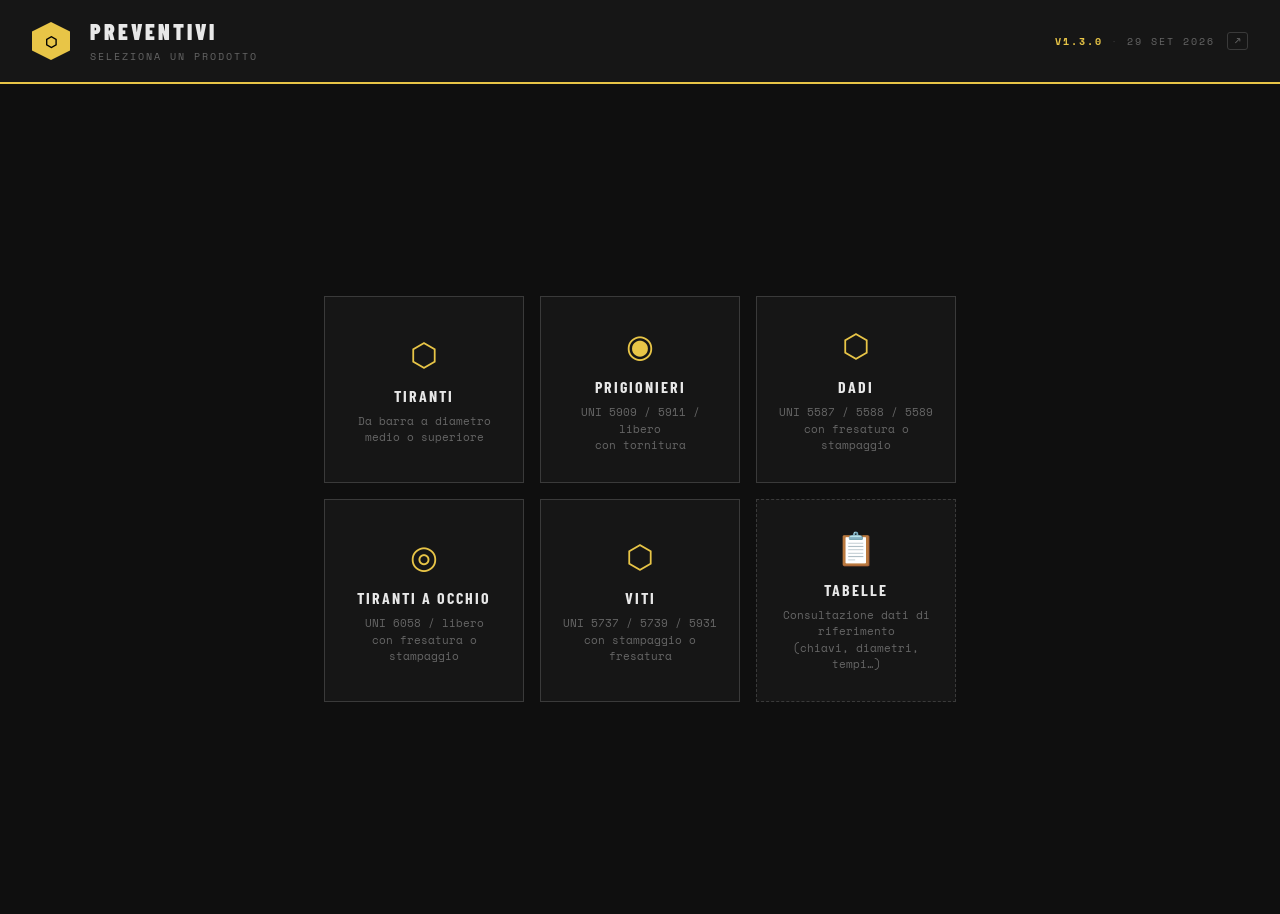
<file: index.html>
<!DOCTYPE html>
<!--
  ╔══════════════════════════════════════════════════════════════╗
  ║  PREVENTIVI — Calcolo Costi di Produzione                    ║
  ║  index.html — Interfaccia principale                         ║
  ╠══════════════════════════════════════════════════════════════╣
  ║  STRUTTURA DEL PROGETTO:                                     ║
  ║                                                              ║
  ║  index.html           ← questo file: UI + logica             ║
  ║  stile.css            ← design (colori, layout, font...)     ║
  ║                                                              ║
  ║  tabelle/             ← dati in JSON: modificabili senza     ║
  ║    comune.json          toccare il codice                    ║
  ║    dadi.json                                                 ║
  ║    prigionieri.json                                          ║
  ║                                                              ║
  ║  lib/                                                        ║
  ║    calcolo_comune.js  ← funzioni condivise tra tutti i       ║
  ║                         moduli (peso, materiale, ecc.)       ║
  ║                                                              ║
  ║  moduli/              ← un file .js per ogni prodotto        ║
  ║    dadi.js                                                   ║
  ║    prigionieri.js                                            ║
  ╠══════════════════════════════════════════════════════════════╣
  ║  FLUSSO DI ESECUZIONE:                                       ║
  ║  1. L'utente sceglie il prodotto                             ║
  ║  2. mostraCalcolatore() mostra i campi giusti                ║
  ║  3. L'utente compila e preme CALCOLA                         ║
  ║  4. calcola() legge i valori e chiama il modulo giusto       ║
  ║  5. Il modulo restituisce un oggetto R con tutti i risultati ║
  ║  6. renderResults(R) costruisce e mostra i risultati         ║
  ╚══════════════════════════════════════════════════════════════╝
-->
<html lang="it">
<head>
  <meta charset="UTF-8">
  <!-- viewport: necessario perché la pagina si ridimensioni correttamente
       su schermi piccoli. initial-scale=1 = nessuno zoom iniziale. -->
  <meta name="viewport" content="width=device-width, initial-scale=1.0">
  <title>Preventivi — Calcolo Costi</title>
  <!-- foglio stile esterno: tutto il CSS è in stile.css, non qui dentro -->
  <link rel="stylesheet" href="stile.css?v=20">
</head>
<body>


<!-- ═══════════════════════════════════════════════════════════
     HEADER
     Barra superiore sempre visibile. I due elementi con id
     vengono aggiornati dal JS quando si sceglie un prodotto
     (es: "Tiranti Torniti" / "Da barra grezza con tornitura").
     ═══════════════════════════════════════════════════════════ -->
<header>
  <div class="logo-mark">⬡</div>
  <div>
    <h1 id="header-title">Preventivi</h1>
    <span id="header-sub">Seleziona un prodotto</span>
  </div>
  <div class="header-right" id="header-right"></div>
</header>


<!-- ═══════════════════════════════════════════════════════════
     SELETTORE PRODOTTO
     Visibile all'avvio. Quando l'utente clicca un bottone,
     questa sezione viene nascosta e appare il calcolatore.

     data-product="..." è un "data attribute" (attributo custom):
     non ha effetto visivo, serve solo al JS per sapere quale
     prodotto è stato scelto — si legge con btn.dataset.product.

     I bottoni con classe "disabled" sono moduli in sviluppo.
     ═══════════════════════════════════════════════════════════ -->
<div id="product-selector">
  <div class="selector-grid">

    <button class="product-btn" data-product="tiranti">
      <div class="product-icon">⬡</div>
      <div class="product-name">Tiranti</div>
      <div class="product-desc">Da barra a diametro medio o superiore</div>
    </button>

    <button class="product-btn" data-product="prigionieri">
      <div class="product-icon">◉</div>
      <div class="product-name">Prigionieri</div>
      <div class="product-desc">UNI 5909 / 5911 / libero<br>con tornitura</div>
    </button>

    <button class="product-btn" data-product="dadi">
      <div class="product-icon">⬡</div>
      <div class="product-name">Dadi</div>
      <div class="product-desc">UNI 5587 / 5588 / 5589<br>con fresatura o stampaggio</div>
    </button>

    <!-- disabled = attributo HTML nativo che disabilita il bottone:
         non può essere cliccato, appare grigio (via CSS) -->
    <button class="product-btn" data-product="tiranti_occhio">
      <div class="product-icon">◎</div>
      <div class="product-name">Tiranti a Occhio</div>
      <div class="product-desc">UNI 6058 / libero<br>con fresatura o stampaggio</div>
    </button>

    <button class="product-btn" data-product="viti">
      <div class="product-icon">⬡</div>
      <div class="product-name">Viti</div>
      <div class="product-desc">UNI 5737 / 5739 / 5931<br>con stampaggio o fresatura</div>
    </button>

    <!-- Bottone consultazione tabelle: apre una pagina separata di sola lettura
         con tutte le tabelle da cui il programma pesca i dati.
         onclick con window.location evita che venga catturato dal listener
         dei product-btn (non ha data-product). -->
    <button class="product-btn" onclick="window.location.href='consultazione.html'"
            style="border-style:dashed;">
      <div class="product-icon" style="color:var(--muted);">📋</div>
      <div class="product-name">Tabelle</div>
      <div class="product-desc">Consultazione dati di riferimento<br>(chiavi, diametri, tempi…)</div>
    </button>

  </div>
</div><!-- fine #product-selector -->


<!-- ═══════════════════════════════════════════════════════════
     CALCOLATORE
     Nascosto all'avvio (style="display:none").
     Appare quando si sceglie un prodotto.
     Contiene due colonne affiancate (gestite da .main in CSS):
       .inputs-panel  → form a sinistra con tutti i campi
       .results-panel → area a destra con i risultati
     ═══════════════════════════════════════════════════════════ -->
<div id="calculator" style="display:none">
  <div class="main">


    <!-- ╔══════════════════════════════════╗
         ║        PANNELLO INPUTS           ║
         ╚══════════════════════════════════╝ -->
    <div class="inputs-panel">

      <div class="back-btn-wrap">
        <!-- onclick chiama direttamente una funzione JS.
             Funziona perché la funzione è definita su window
             (vedi più sotto — i module script non espongono
             le funzioni globalmente, bisogna metterle su window). -->
        <button class="back-btn" onclick="tornaAlSelettore()">← Cambia prodotto</button>
      </div>


      <!-- DIAMETRO BARRA GREZZA DADI (solo dadi)
           Campo separato da quello dei torniti perché ha
           validazione diversa:
           - Fresatura: deve essere > spigolo esagono
           - Stampaggio: deve essere < chiave esagono
           La validazione avviene in calcola() prima di chiamare il modulo. -->
      <div id="row-dia-disp-dadi" class="form-group" style="display:none">
        <label>Diametro barra di partenza (mm)</label>
        <input type="text" inputmode="decimal" id="dia_disp_dadi" value="60">
      </div>


      <!-- ─────────────────────────────────────────────────────
           CAMPI ESCLUSIVI DADI — in cima al form
           Mostrati SOLO per i dadi, sopra la sezione geometria,
           perché determinano l'altezza (calcolata da tabella).
           ───────────────────────────────────────────────────── -->

      <!-- Tipo dado UNI:
           5587 = ALTO   → altezza ≈ diametro nominale
           5588 = MEDIO  → altezza da tabella (valori intermedi)
           5589 = BASSO  → altezza da tabella (valori ridotti)
           La scelta aggiorna automaticamente il campo altezza. -->
      <div id="row-uni" class="form-group" style="display:none">
        <label>Tipo dado (UNI)</label>
        <div class="toggle-group">
          <button class="toggle-btn active" data-group="uni" data-val="5587">5587 Alto</button>
          <button class="toggle-btn" data-group="uni" data-val="5588">5588 Medio</button>
          <button class="toggle-btn" data-group="uni" data-val="5589">5589 Basso</button>
        </div>
      </div>

      <!-- Tipo chiave: per i metrici è unica, per i pollici
           esistono due serie (P = pesante, L = leggera) con
           misure di chiave diverse per lo stesso diametro. -->
      <div id="row-chiave-tipo" class="form-group" style="display:none">
        <label>Tipo chiave <span class="label-hint">(solo per pollici)</span></label>
        <div class="toggle-group">
          <button class="toggle-btn active" data-group="chiave_tipo" data-val="p">P — pesante</button>
          <button class="toggle-btn" data-group="chiave_tipo" data-val="l">L — leggera</button>
        </div>
      </div>


      <!-- CAMPI ESCLUSIVI VITI — sopra Geometria, come row-uni per i dadi -->
      <div id="row-tipo-vite" class="form-group" style="display:none">
        <label>Tipo vite</label>
        <div class="toggle-group">
          <button class="toggle-btn active" data-group="tipo_vite" data-val="5737">5737 — Esag. gambo</button>
          <button class="toggle-btn"        data-group="tipo_vite" data-val="5739">5739 — Esag. tutta fil.</button>
          <button class="toggle-btn"        data-group="tipo_vite" data-val="5931">5931 — Cava (brugola)</button>
          <button class="toggle-btn"        data-group="tipo_vite" data-val="speciale">Speciale</button>
        </div>
      </div>

      <div id="row-lav-vite" class="form-group" style="display:none">
        <label>Lavorazione testa</label>
        <div class="toggle-group toggle-group-2col">
          <button class="toggle-btn active" data-group="lav_vite" data-val="stamp">Stampaggio</button>
          <button class="toggle-btn"        data-group="lav_vite" data-val="fresa">Fresa / Tornitura</button>
          <button class="toggle-btn"        data-group="lav_vite" data-val="fantina">Fantina</button>
          <button class="toggle-btn"        data-group="lav_vite" data-val="fantina_stamp">Fantina + stampaggio</button>
          <button class="toggle-btn fusto-opt" data-group="lav_vite" data-val="fusto_liscio">Fusto liscio</button>
          <button class="toggle-btn fusto-opt" data-group="lav_vite" data-val="fusto_smusso">Fusto smussato</button>
        </div>
      </div>

      <div id="row-dia-disp-viti" class="form-group" style="display:none">
        <label>Diametro barra di partenza (mm)<span id="dia-disp-viti-obbl" style="display:none"> — obbligatorio</span></label>
        <input type="text" inputmode="decimal" id="dia_disp_viti" value="30">
      </div>

      <!-- VITE SPECIALE: selettore tipologia testa + campi geometrici -->
      <div id="row-testa-speciale" class="form-group" style="display:none">
        <label>Tipo testa speciale</label>
        <div class="toggle-group toggle-group-wrap">
          <button class="toggle-btn active" data-group="tipo_testa_speciale" data-val="esagonale">Esagonale</button>
          <button class="toggle-btn"        data-group="tipo_testa_speciale" data-val="troncoconica">Tronco-conica</button>
          <button class="toggle-btn"        data-group="tipo_testa_speciale" data-val="cilindrica">Cilindrica</button>
          <button class="toggle-btn"        data-group="tipo_testa_speciale" data-val="quadrata">Quadrata</button>
          <button class="toggle-btn"        data-group="tipo_testa_speciale" data-val="prismatica">Prismatica</button>
          <button class="toggle-btn"        data-group="tipo_testa_speciale" data-val="troncopiramidale">Tronco-piram.</button>
          <button class="toggle-btn"        data-group="tipo_testa_speciale" data-val="tcei">Tonda c/ cava es.</button>
          <button class="toggle-btn"        data-group="tipo_testa_speciale" data-val="bombata">Bombata</button>
        </div>
      </div>

      <div id="speciale-params" style="display:none">
        <div class="spec-fields" data-spec="esagonale">
          <div class="form-row">
            <div class="form-group">
              <label>Chiave (mm)</label>
              <input type="number" id="spec_es_chiave" step="0.1" min="0" value="0">
            </div>
            <div class="form-group">
              <label>Altezza testa (mm)</label>
              <input type="number" id="spec_es_altezza" step="0.1" min="0" value="0">
            </div>
          </div>
        </div>

        <div class="spec-fields" data-spec="troncoconica" style="display:none">
          <div class="form-row">
            <div class="form-group">
              <label>Raggio maggiore (mm)</label>
              <input type="number" id="spec_tc_rmagg" step="0.1" min="0" value="0">
            </div>
            <div class="form-group">
              <label>Raggio minore (mm)</label>
              <input type="number" id="spec_tc_rmin" step="0.1" min="0" value="0">
            </div>
            <div class="form-group">
              <label>Altezza conica (mm)</label>
              <input type="number" id="spec_tc_altezza" step="0.1" min="0" value="0">
            </div>
          </div>
        </div>

        <div class="spec-fields" data-spec="cilindrica" style="display:none">
          <div class="form-row">
            <div class="form-group">
              <label>Raggio base (mm)</label>
              <input type="number" id="spec_cil_raggio" step="0.1" min="0" value="0">
            </div>
            <div class="form-group">
              <label>Altezza testa (mm)</label>
              <input type="number" id="spec_cil_altezza" step="0.1" min="0" value="0">
            </div>
          </div>
        </div>

        <div class="spec-fields" data-spec="quadrata" style="display:none">
          <div class="form-row">
            <div class="form-group">
              <label>Lato (mm)</label>
              <input type="number" id="spec_qu_lato" step="0.1" min="0" value="0">
            </div>
            <div class="form-group">
              <label>Altezza testa (mm)</label>
              <input type="number" id="spec_qu_altezza" step="0.1" min="0" value="0">
            </div>
          </div>
        </div>

        <div class="spec-fields" data-spec="prismatica" style="display:none">
          <div class="form-row">
            <div class="form-group">
              <label>Lunghezza testa (mm)</label>
              <input type="number" id="spec_pr_lungh" step="0.1" min="0" value="0">
            </div>
            <div class="form-group">
              <label>Larghezza testa (mm)</label>
              <input type="number" id="spec_pr_largh" step="0.1" min="0" value="0">
            </div>
            <div class="form-group">
              <label>Altezza testa (mm)</label>
              <input type="number" id="spec_pr_altezza" step="0.1" min="0" value="0">
            </div>
          </div>
        </div>

        <div class="spec-fields" data-spec="troncopiramidale" style="display:none">
          <div class="form-row">
            <div class="form-group">
              <label>Lato base minore (mm)</label>
              <input type="number" id="spec_tp_lato_min" step="0.1" min="0" value="0">
            </div>
            <div class="form-group">
              <label>Lato base maggiore (mm)</label>
              <input type="number" id="spec_tp_lato_mag" step="0.1" min="0" value="0">
            </div>
            <div class="form-group">
              <label>Altezza testa (mm)</label>
              <input type="number" id="spec_tp_altezza" step="0.1" min="0" value="0">
            </div>
          </div>
        </div>

        <div class="spec-fields" data-spec="tcei" style="display:none">
          <div class="form-row">
            <div class="form-group">
              <label>Diametro testa (mm)</label>
              <input type="number" id="spec_tcei_diam" step="0.1" min="0" value="0">
            </div>
            <div class="form-group">
              <label>Altezza testa (mm)</label>
              <input type="number" id="spec_tcei_altezza" step="0.1" min="0" value="0">
            </div>
            <div class="form-group">
              <label>Chiave esagonale (mm)</label>
              <input type="number" id="spec_tcei_chiave" step="0.1" min="0" value="0">
            </div>
            <div class="form-group">
              <label>Profondità cava (mm)</label>
              <input type="number" id="spec_tcei_prof" step="0.1" min="0" value="0">
            </div>
          </div>
        </div>

        <div class="spec-fields" data-spec="bombata" style="display:none">
          <div class="form-row">
            <div class="form-group">
              <label>Raggio base (mm)</label>
              <input type="number" id="spec_bo_raggio" step="0.1" min="0" value="0">
            </div>
            <div class="form-group">
              <label>Altezza calotta (mm)</label>
              <input type="number" id="spec_bo_altezza" step="0.1" min="0" value="0">
            </div>
          </div>
        </div>
      </div>

      <!-- TIPO PRIGIONIERO (solo modulo prigionieri)
           5909 = radice = diametro nominale (il tipo più semplice)
           5911 = radice più lunga da tabella (più avvitamento nell'impianto)
           Libero = l'utente inserisce manualmente m1 (radice) e b1 (filetto) -->
      <div id="row-tipo-prig" class="form-group" style="display:none">
        <label>Tipo prigioniero</label>
        <div class="toggle-group">
          <button class="toggle-btn active" data-group="tipo_prig" data-val="5909">5909</button>
          <button class="toggle-btn"        data-group="tipo_prig" data-val="5911">5911</button>
          <button class="toggle-btn"        data-group="tipo_prig" data-val="prig">Libero</button>
        </div>
      </div>
      <!-- Appare solo se tipo = libero (prig) -->
      <div id="prig-mb-group" style="display:none">
        <div class="form-row">
          <div class="form-group">
            <!-- m1 = radice: il troncone che si avvita nell'impianto -->
            <label>Radice m1 (mm)</label>
            <input type="number" id="m1" value="0" min="0">
          </div>
          <div class="form-group">
            <!-- b1 = filetto: il troncone su cui va il dado -->
            <label>Filetto b1 (mm)</label>
            <input type="number" id="b1" value="0" min="0">
          </div>
        </div>
      </div>

      <!-- TIPO TIRANTE A OCCHIO
           6058 = UNI 6058 (testa standard = dian×2)
           libero = testa e foro personalizzati -->
      <div id="row-tipo-occhio" class="form-group" style="display:none">
        <label>Tipo tirante a occhio</label>
        <div class="toggle-group">
          <button class="toggle-btn active" data-group="tipo_occhio" data-val="6058">UNI 6058</button>
          <button class="toggle-btn"        data-group="tipo_occhio" data-val="libero">Libero</button>
        </div>
      </div>
      <!-- Diametri testa e foro personalizzati (solo se tipo = libero, e opzionali) -->
      <div id="occhio-testa-foro-group" style="display:none">
        <div class="form-row">
          <div class="form-group">
            <label>Ø testa (mm) <span class="label-hint">(0 = dian×2)</span></label>
            <input type="number" id="dia_testa_custom" value="0" min="0" step="1">
          </div>
          <div class="form-group">
            <label>Ø foro (mm) <span class="label-hint">(0 = tabella)</span></label>
            <input type="number" id="dia_foro_custom" value="0" min="0" step="1">
          </div>
        </div>
      </div>

      <!-- STAMPAGGIO TIRANTE A OCCHIO (solo occhio) -->
      <div id="row-stampaggio-occhio" class="form-group" style="display:none">
        <label>Lavorazione testa</label>
        <div class="toggle-group">
          <button class="toggle-btn active" data-group="stampaggio_occhio" data-val="OFF">Fresatura</button>
          <button class="toggle-btn"        data-group="stampaggio_occhio" data-val="ON">Stampaggio</button>
        </div>
      </div>

      <!-- TIRANTI: diametro medio necessario (aggiornato dinamicamente) -->
      <div id="medio-display" style="display:none; background:#162216; border:1px solid #4a7; border-radius:6px; padding:8px 12px; margin-bottom:6px; color:#8f8;">
        Diametro medio necessario: <strong id="medio-val">--</strong> mm<span id="medio-suffix"></span>
      </div>

      <!-- TIRANTI: barra a diametro medio disponibile? -->
      <div id="row-dia-disponibile" class="form-group" style="display:none">
        <label>Barra a diametro medio disponibile?</label>
        <div class="toggle-group">
          <button class="toggle-btn active" data-group="dia_disponibile" data-val="SI">SI</button>
          <button class="toggle-btn"        data-group="dia_disponibile" data-val="NO">NO</button>
        </div>
      </div>

      <!-- Diametro barra di partenza: per prigionieri, occhio, e tiranti quando NO -->
      <div id="row-dia-disp" class="form-group" style="display:none">
        <label>Diametro barra di partenza (mm)</label>
        <input type="text" inputmode="decimal" id="dia_disp" value="50">
      </div>

      <!-- TIRANTI: differenza rispetto al medio (appare quando dia_disponibile = NO) -->
      <div id="diff-label" style="display:none; color:#e87; font-size:0.85em; padding:2px 0 8px 6px;"></div>

      <!-- ─────────────────────────────────────────────────────
           SEZIONE GEOMETRIA
           ───────────────────────────────────────────────────── -->
      <div class="section-label">Geometria</div>

      <div class="form-row">
        <div class="form-group">
          <label>Diametro</label>
          <!-- I valori metrici sono il numero nudo (8, 10, 12...).
               I pollici usano una codifica:
               - frazioni normali per i piccoli: "3/8", "1/2"...
               - da 1" in su: "1000" = 1", "1108" = 1+1/8",
                 "1104" = 1+1/4", "2000" = 2", "2102" = 2+1/2"...
               (il codice è l'intero in pollici × 1000 + i centesimi)
               Questa codifica viene decodificata in calcolo_comune.js. -->
          <select id="dia">
            <optgroup label="Metrico">
              <option value="8">M8</option>
              <option value="10">M10</option>
              <option value="12">M12</option>
              <option value="14">M14</option>
              <option value="16">M16</option>
              <option value="18">M18</option>
              <option value="20">M20</option>
              <option value="22">M22</option>
              <option value="24">M24</option>
              <option value="27">M27</option>
              <option value="30">M30</option>
              <option value="33" selected>M33</option>
              <option value="36">M36</option>
              <option value="39">M39</option>
              <option value="42">M42</option>
              <option value="45">M45</option>
              <option value="48">M48</option>
              <option value="52">M52</option>
              <option value="56">M56</option>
              <option value="60">M60</option>
              <option value="64">M64</option>
            </optgroup>
            <optgroup label="Pollici">
              <option value="5/16">5/16"</option>
              <option value="3/8">3/8"</option>
              <option value="7/16">7/16"</option>
              <option value="1/2">1/2"</option>
              <option value="9/16">9/16"</option>
              <option value="5/8">5/8"</option>
              <option value="3/4">3/4"</option>
              <option value="7/8">7/8"</option>
              <option value="1000">1"</option>
              <option value="1108">1 1/8"</option>
              <option value="1104">1 1/4"</option>
              <option value="1308">1 3/8"</option>
              <option value="1102">1 1/2"</option>
              <option value="1508">1 5/8"</option>
              <option value="1304">1 3/4"</option>
              <option value="1708">1 7/8"</option>
              <option value="2000">2"</option>
              <option value="2104">2 1/4"</option>
              <option value="2102">2 1/2"</option>
              <option value="2304">2 3/4"</option>
              <option value="3000">3"</option>
            </optgroup>
          </select>
        </div>

        <div class="form-group">
          <label>Passo</label>
          <!-- G = grosso (il passo standard, il più usato)
               F = fine (filettatura più fitta, applicazioni speciali)
               8UN / UNC / UNF = varianti per filettatura in pollici -->
          <select id="passo">
            <option value="G" selected>G — Grosso</option>
            <option value="F">F — Fine</option>
            <option value="8UN">8UN</option>
            <option value="UNC">UNC</option>
            <option value="UNF">UNF</option>
          </select>
        </div>
      </div>

      <div class="form-row">
        <!-- Lunghezza: visibile per tutti tranne i dadi
             (i dadi hanno altezza da tabella, non lunghezza) -->
        <div id="row-lungh" class="form-group">
          <label>Lunghezza (mm)</label>
          <input type="text" inputmode="decimal" id="lungh" value="100">
        </div>

        <!-- PARTE LISCIA (solo prigionieri)
             Alcuni prigionieri hanno il gambo "alleggerito": la parte
             centrale (liscia, senza filetto) è tornita a un diametro
             inferiore al nominale per ridurre peso o rigidità.
             0 = gambo normale (diametro = nominale per tutta la lunghezza) -->
        <div id="row-parte-liscia" class="form-group" style="display:none">
          <label>Ø parte liscia (mm)</label>
          <input type="number" id="parte_liscia" value="0" min="0" step="0.1">
        </div>

        <!-- Altezza dadi: visibile solo per dadi.
             Viene pre-compilata da aggiornaAltezzaDado() in base
             a tipo UNI + diametro. Modificabile a mano per dadi speciali
             (fuori standard, altezze personalizzate). -->
        <div id="row-altez" class="form-group" style="display:none">
          <label>Altezza (mm) <span class="label-hint" id="altez-hint">da tabella</span></label>
          <input type="number" id="altez_override" value="" step="0.5" placeholder="auto">
        </div>

        <!-- Qtà: accetta espressioni con somme (es. "300+240+850").
             Utile quando la commessa è fatta di più sottocommesse.
             Il JS somma i valori e mostra il totale in tempo reale.
             Classe qta-highlight = bordo giallo/oro per farlo notare. -->
        <div class="form-group qta-highlight">
          <label>Qtà totale</label>
          <input type="text" id="qta" value="30" placeholder="es. 300+240+850">
          <!-- div vuoto: il JS ci scrive il totale mentre si digita -->
          <div id="qta-preview"></div>
        </div>
      </div>

      <!-- Qtà sottocommessa: se > 0, il peso viene calcolato su questa
           quantità invece che sulla totale. Serve quando la commessa
           ha più consegne parziali e serve il peso di una sola tranche.
           Gli approntamenti (setup) rimangono divisi sulla qtà totale. -->
      <div class="form-group">
        <label>Qtà sottocommessa <span class="label-hint">(0 = usa qtà totale)</span></label>
        <input type="number" id="qta_x" value="0" min="0">
      </div>



      <!-- ─────────────────────────────────────────────────────
           SEZIONE MATERIALE
           ───────────────────────────────────────────────────── -->
      <div class="section-divider"></div>
      <div class="section-label">Materiale</div>

      <div class="form-group">
        <label>Materiale</label>
        <!-- Quando cambia la selezione, il JS aggiorna il campo
             costo_mat_override con il default di tabella. -->
        <select id="mat">
          <option value="B7" selected>B7</option>
          <option value="L7">L7</option>
          <option value="B7M">B7M</option>
          <option value="B16">B16</option>
          <option value="42CD4">42CD4</option>
          <option value="A105">A105</option>
          <option value="AISI 304">AISI 304</option>
          <option value="AISI 316">AISI 316</option>
          <option value="B8 cl.2">B8 cl.2</option>
          <option value="B8M cl.2">B8M cl.2</option>
          <option value="inox">Inox (generico)</option>
          <option value="altro">Altro</option>
        </select>
      </div>

      <!-- Costo materiale: prezzo netto di acquisto + ricarico %.
           Il valore finale passato ai moduli è base × (1 + ricarico/100).
           Se base = 0 (inox / altro manuale) il modulo usa la tabella. -->
      <div class="form-row">
        <div class="form-group">
          <label>Costo base (€/kg) <span class="label-hint" id="costo-mat-hint"></span></label>
          <input type="number" id="costo_mat_base" step="0.001" min="0">
        </div>
        <div class="form-group">
          <label>Ricarico %</label>
          <input type="number" id="costo_mat_ricarico" value="10" step="1" min="0">
        </div>
      </div>

      <!-- Gruppo "altro": appare solo se mat = "altro".
           Materiali speciali (625, 660, 718, F51, Nitronic = leghe esotiche):
           hanno moltiplicatori sul tempo di lavorazione (2x, 3x...).
           Densità personalizzata: necessaria per il calcolo del peso
           (ogni materiale ha la sua densità in g/cm³). -->
      <div id="altro-group" style="display:none">
        <div class="form-row">
          <div class="form-group">
            <!-- "0" = nessun moltiplicatore, usa solo la densità custom -->
            <label>Materiale speciale</label>
            <select id="materiale_speciale">
              <option value="0">— Generico —</option>
              <option value="625">625</option>
              <option value="660">660</option>
              <option value="718">718</option>
              <option value="F51">F51</option>
              <option value="Nitronic">Nitronic</option>
            </select>
          </div>
          <div class="form-group">
            <!-- 7.916 g/cm³ = densità acciaio inox 316, buon default -->
            <label>Densità (g/cm³)</label>
            <input type="number" id="dens_altro" value="7.916" step="0.001">
          </div>
        </div>
      </div>


      <!-- ─────────────────────────────────────────────────────
           SEZIONE OPZIONI
           Ogni campo è visibile solo per i prodotti che lo usano.
           mostraCalcolatore() gestisce show/hide al cambio prodotto.
           ───────────────────────────────────────────────────── -->
      <div class="section-divider"></div>
      <div class="section-label">Opzioni</div>

      <!-- PRIGIONIERO (solo tiranti semplici)
           Quando è ON, il tirante ha due lunghezze di filetto diverse
           sui due lati (fil_a e fil_b). Cambia il calcolo della rullatura. -->
      <div id="row-prigioniero" class="form-group">
        <label>Prigioniero</label>
        <div class="toggle-group">
          <!-- data-group: identifica il gruppo — un solo bottone per
               gruppo può essere "active" (attivo) alla volta.
               data-val: il valore che getToggleVal() restituirà. -->
          <button class="toggle-btn active" data-group="prigioniero" data-val="OFF">OFF</button>
          <button class="toggle-btn"        data-group="prigioniero" data-val="ON">ON</button>
        </div>
      </div>
      <!-- Appare solo se prigioniero = ON -->
      <div id="prigioniero-group" style="display:none">
        <div class="form-row">
          <div class="form-group">
            <label>Filetto A (mm)</label>
            <input type="number" id="fil_a" value="25">
          </div>
          <div class="form-group">
            <label>Filetto B (mm)</label>
            <input type="number" id="fil_b" value="25">
          </div>
        </div>
      </div>

      <!-- FANTINA (torniti e prigionieri)
           La fantina è un dispositivo di bloccaggio pezzo al tornio.
           Con fantina attiva:
           - tempo tornitura dimezzato (il pezzo è già centrato)
           - niente taglio (si parte dal pezzo finito sui lati)
           - setup più lungo (7200s invece di 3600s) -->
      <div id="row-fantina" class="form-group" style="display:none">
        <label>Fantina</label>
        <div class="toggle-group">
          <button class="toggle-btn active" data-group="fantina" data-val="OFF">OFF</button>
          <button class="toggle-btn"        data-group="fantina" data-val="ON">ON</button>
        </div>
      </div>

      <!-- BARRA GIUSTA (torniti e prigionieri)
           Normalmente il costo materiale = peso pezzo × €/kg.
           Con barra giusta si paga l'intera barra perché è una misura
           speciale non riutilizzabile (es. barra da 1.2 metri per un
           pezzo da 1.1 metri — gli avanzi non si usano per altro).
           Il modulo calcola quante barre servono per la quantità totale. -->
      <div id="row-barra-giusta" class="form-group" style="display:none">
        <label>Barra Giusta <span class="label-hint">(paga barra intera)</span></label>
        <div class="toggle-group">
          <button class="toggle-btn active" data-group="barra_giusta" data-val="OFF">OFF</button>
          <button class="toggle-btn"        data-group="barra_giusta" data-val="ON">ON</button>
        </div>
      </div>
      <!-- Appare solo se barra_giusta = ON -->
      <div id="lungh-barra-group" style="display:none">
        <div class="form-group">
          <label>Lunghezza barra (mm)</label>
          <input type="number" id="lungh_barra" value="3000" step="100">
        </div>
      </div>



      <!-- MARCATURA COMPLESSA (tiranti, prigionieri, dadi)
           Se ON: tempo marcatura 50s, setup 600s.
           Se OFF: 10s (lungh ≤ 300) o 20s (lungh > 300), setup 150s. -->
      <div id="row-marcatura-complessa" class="form-group" style="display:none">
        <label>Marcatura complessa</label>
        <div class="toggle-group">
          <button class="toggle-btn active" data-group="marcatura_complessa" data-val="OFF">OFF</button>
          <button class="toggle-btn"        data-group="marcatura_complessa" data-val="ON">ON</button>
        </div>
      </div>

      <!-- MINORATO (tutti tranne dadi)
           Riduce il diametro medio usato nei calcoli di tornitura/rullatura.
           Utile quando si parte da una barra già al diametro medio ridotto. -->
      <div id="row-minorato" class="form-group" style="display:none">
        <label>Minorato</label>
        <div class="toggle-group">
          <button class="toggle-btn active" data-group="minorato" data-val="OFF">OFF</button>
          <button class="toggle-btn"        data-group="minorato" data-val="ON">ON</button>
        </div>
      </div>
      <!-- Appare solo se minorato = ON -->
      <div id="minorato-group" style="display:none">
        <div class="form-group">
          <label>Riduzione diametro medio (mm)</label>
          <input type="number" id="riduzione_medio" value="0.4" step="0.1" min="0">
        </div>
      </div>

      <div id="row-trattamento-vite" class="form-group" style="display:none">
        <label>Trattamento termico</label>
        <div class="toggle-group">
          <button class="toggle-btn active" data-group="trattamento_vite" data-val="OFF">OFF</button>
          <button class="toggle-btn"        data-group="trattamento_vite" data-val="ON">ON</button>
        </div>
      </div>
      <!-- Appare solo se trattamento_vite = ON -->
      <div id="trattamento-vite-group" style="display:none">
        <div class="form-row">
          <div class="form-group">
            <label>Costo trattamento (€/kg)</label>
            <input type="number" id="costo_bonifica_kg" value="1.30" step="0.01">
          </div>
          <div class="form-group">
            <label>Forfait minimo (€)</label>
            <input type="number" id="forfait_bonifica" value="400" step="10">
          </div>
        </div>
      </div>

      <div id="row-tf-vite" class="form-group" style="display:none">
        <label>Filettatura totale <span class="label-hint">(ignora tabella)</span></label>
        <div class="toggle-group">
          <button class="toggle-btn active" data-group="tf_vite" data-val="OFF">OFF</button>
          <button class="toggle-btn"        data-group="tf_vite" data-val="ON">ON</button>
        </div>
      </div>

      <div id="row-filetto-vite" class="form-group" style="display:none">
        <label>Lunghezza filetto (mm) <span class="label-hint">(0 = da tabella)</span></label>
        <input type="number" id="filetto_vite" value="0" min="0" step="1">
      </div>

      <div id="row-dpl-vite" class="form-group" style="display:none">
        <label>Ø parte liscia (mm) <span class="label-hint">(0 = usa Ø nominale)</span></label>
        <input type="number" id="dpl_vite" value="0" min="0" step="0.1">
      </div>


      <!-- LAVORAZIONE DADI: fresatura o stampaggio (si escludono)
           Fresatura  = si parte da un tondo più grande dello spigolo,
                        si fresa l'esagono (materiale = peso cilindro)
           Stampaggio = si parte da un tondo più piccolo della chiave,
                        si stampa l'esagono (formula materiale diversa) -->
      <div id="row-stampaggio" class="form-group" style="display:none">
        <label>Lavorazione</label>
        <div class="toggle-group">
          <button class="toggle-btn active" data-group="stampaggio" data-val="OFF">Fresatura</button>
          <button class="toggle-btn"        data-group="stampaggio" data-val="ON">Stampaggio</button>
        </div>
      </div>

      <!-- TRATTAMENTO TERMICO (solo dadi)
           Costo aggiuntivo: peso_finito × prezzo_kg.
           Ha un forfait minimo: se il totale della partita è sotto
           soglia, si usa forfait/qta come costo unitario. -->
      <div id="row-trattamento" class="form-group" style="display:none">
        <label>Trattamento termico</label>
        <div class="toggle-group">
          <button class="toggle-btn active" data-group="trattamento" data-val="OFF">OFF</button>
          <button class="toggle-btn"        data-group="trattamento" data-val="ON">ON</button>
        </div>
      </div>
      <!-- Appare solo se trattamento = ON -->
      <div id="trattamento-group" style="display:none">
        <div class="form-row">
          <div class="form-group">
            <label>Prezzo €/kg</label>
            <input type="number" id="prezzo_kg" value="1.3" step="0.1">
          </div>
          <div class="form-group">
            <label>Forfait minimo (€)</label>
            <input type="number" id="forfait" value="400" step="10">
          </div>
        </div>
      </div>


      <!-- ─────────────────────────────────────────────────────
           COSTI BASE
           co1 = €/secondo per diametri piccoli (< 45mm)
           co2 = €/secondo per diametri grandi (≥ 45mm)
           Tutti i tempi di lavorazione (in secondi) vengono
           moltiplicati per co1 o co2 per ottenere il costo.
           Esempio: 120s × 0.018 €/s = 2.16 €
           Modificabili dall'utente per aggiustare i prezzi
           senza toccare le tabelle JSON.
           ───────────────────────────────────────────────────── -->
      <div class="section-divider"></div>
      <div class="section-label">Costi base (€/s)</div>
      <div class="form-row">
        <div class="form-group">
          <label>Co1 — piccolo diam.</label>
          <input type="number" id="co1" value="0.018" step="0.001">
        </div>
        <div class="form-group">
          <label>Co2 — diam. ≥ 45mm</label>
          <input type="number" id="co2" value="0.022" step="0.001">
        </div>
      </div>

      <!-- onclick chiama window.calcola() — definito nello script -->
      <button class="calc-btn" onclick="calcola()">⬡ CALCOLA</button>

    </div><!-- fine .inputs-panel -->


    <!-- ═══════════════════════════════════════════════════════
         PANNELLO RISULTATI
         All'avvio mostra il messaggio vuoto.
         renderResults() lo sovrascrive con le card dei risultati.
         ═══════════════════════════════════════════════════════ -->
    <div class="results-panel" id="results">
      <div class="results-empty">
        <div class="big-icon">⬡</div>
        <div>Inserisci i parametri e premi CALCOLA</div>
      </div>
    </div>

  </div><!-- fine .main -->
</div><!-- fine #calculator -->


<!-- ═══════════════════════════════════════════════════════════
     JAVASCRIPT — type="module"
     Il tipo "module" abilita:
     - import/export (sistema modulare ES6)
     - scope isolato (le variabili non "inquinano" il namespace globale)

     ATTENZIONE: i moduli non funzionano aprendo il file con
     file:// nel browser (blocco CORS). Servono:
     - Live Server in VS Code (sviluppo locale)
     - GitHub Pages o altro server web (produzione)
     ═══════════════════════════════════════════════════════════ -->
<script type="module">

// ─── IMPORT ──────────────────────────────────────────────────
// Ogni modulo esporta la sua funzione di calcolo principale.
// Aggiungere un nuovo modulo = aggiungere una riga qui + un branch
// in calcola() + la logica in renderResults().
import { calcolaTiranti }     from './moduli/tiranti_unificato.js?v=20';
import { calcolaDadi }        from './moduli/dadi.js?v=20';
import { calcolaPrigionieri } from './moduli/prigionieri.js?v=20';
import { parseDia, parseExpr, getDiametroMedio, MAT_INOX } from './lib/calcolo_comune.js?v=20';
import { VERSION, VERSION_DATE, formatDataItaliana } from './lib/version.js?v=20';
// tiranti_occhio.js viene importato dinamicamente in calcola()
// per evitare che un file mancante blocchi l'intera applicazione

// ─── VERSIONING (header in alto a destra) ────────────────────
document.getElementById('header-right').innerHTML =
  `<span class="version">v${VERSION}</span>` +
  `<span class="version-sep">·</span>` +
  `<span class="version-date">${formatDataItaliana(VERSION_DATE)}</span>` +
  `<a class="version-changelog" href="https://github.com/giacomofusetti-sys/preventivi/blob/main/CHANGELOG.md" target="_blank" rel="noopener" title="Changelog">↗</a>`;


// ─── CARICAMENTO TABELLE JSON ─────────────────────────────────
// I dati (prezzi, tempi, dimensioni) sono in file JSON separati.
// Separare i dati dal codice è buona pratica: si aggiornano i
// prezzi senza toccare la logica, e viceversa.
//
// Promise.all([...]) carica i tre file IN PARALLELO:
// più veloce che caricarli uno alla volta in sequenza.
// Quando TUTTI sono pronti, esegue .then([a, b, c] => ...).
//
// I file vengono "parsati" automaticamente con .json()
// (convertiti da testo JSON a oggetto JavaScript).
//
// T, TD, TP partono null — calcola() li controlla prima di usarli
// per evitare errori se si clicca CALCOLA troppo presto.

let T  = null;   // comune.json      — dati condivisi tra tutti i moduli
let TD = null;   // dadi.json        — tabelle specifiche per i dadi
let TP = null;   // prigionieri.json — tabelle specifiche per i prigionieri
let TV = null;   // viti.json        — tabelle specifiche per le viti

// Sincronizza i campi UI col JSON come fonte di verità. Chiamata
// una volta dopo il fetch: il value="..." hardcoded dell'HTML serve
// solo da placeholder finché i JSON non sono caricati. Se in futuro
// si cambia un default, basta modificare comune.json — l'HTML resta
// invariato (al massimo va aggiornato il value="..." per coerenza
// del placeholder pre-fetch).
function populateDefaultsFromJSON(T) {
  const dt = T.trattamento_termico;
  const ids = [
    ['costo_bonifica_kg', dt.costo_kg],
    ['forfait_bonifica',  dt.forfait],
    ['prezzo_kg',         dt.costo_kg],
    ['forfait',           dt.forfait],
  ];
  for (const [id, val] of ids) {
    const el = document.getElementById(id);
    if (el) el.value = val;
  }
}

Promise.all([
  fetch('./tabelle/comune.json').then(r => r.json()),
  fetch('./tabelle/dadi.json').then(r => r.json()),
  fetch('./tabelle/prigionieri.json').then(r => r.json()),
  fetch('./tabelle/viti.json').then(r => r.json()),
]).then(([comune, dadi, prig, viti]) => {
  T  = comune;
  TD = dadi;
  TP = prig;
  TV = viti;
  populateDefaultsFromJSON(T);
}).catch(() => { alert('Errore: impossibile caricare le tabelle JSON'); });


// ─── STATO ───────────────────────────────────────────────────
// Teniamo traccia di quale prodotto è attivo in questa variabile.
// null = siamo nella schermata di selezione.
let prodottoCorrente = null;


// ─── SELETTORE PRODOTTO ───────────────────────────────────────
// querySelectorAll restituisce tutti i bottoni attivi (non disabled).
// Per ognuno aggiungiamo un listener: alla pressione salva il prodotto
// e mostra il calcolatore appropriato.
document.querySelectorAll('.product-btn:not(.disabled)').forEach(btn => {
  btn.addEventListener('click', () => {
    prodottoCorrente = btn.dataset.product; // legge data-product="..."
    mostraCalcolatore(prodottoCorrente);
  });
});


// ─── MOSTRA CALCOLATORE ───────────────────────────────────────
// Chiamata quando l'utente sceglie un prodotto.
// 1. Nasconde il selettore, mostra il calcolatore
// 2. Aggiorna header con nome e descrizione prodotto
// 3. Mostra/nasconde i campi specifici per quel prodotto
// 4. Se dadi: aggiorna subito il campo altezza
// 5. Resetta il pannello risultati
function mostraCalcolatore(prodotto) {
  document.getElementById('product-selector').style.display = 'none';
  document.getElementById('calculator').style.display = 'block';

  // Flag booleani — rendono il codice più leggibile di
  // confrontare la stringa prodotto ovunque
  const isDadi        = prodotto === 'dadi';
  const isTiranti     = prodotto === 'tiranti';
  const isPrigionieri = prodotto === 'prigionieri';
  const isOcchio      = prodotto === 'tiranti_occhio';
  const isViti        = prodotto === 'viti';

  // Aggiorna testi header
  const titoli = {
    tiranti:        'Tiranti',
    dadi:           'Dadi',
    prigionieri:    'Prigionieri',
    tiranti_occhio: 'Tiranti a Occhio',
    viti:           'Viti',
  };
  const subs = {
    tiranti:        'Da barra a diametro medio o superiore',
    dadi:           'UNI 5587 / 5588 / 5589',
    prigionieri:    'UNI 5909 / 5911 / libero',
    tiranti_occhio: 'UNI 6058 / libero',
    viti:           'UNI 5737 / 5739 / 5931',
  };
  document.getElementById('header-title').textContent = titoli[prodotto] || prodotto;
  document.getElementById('header-sub').textContent   = subs[prodotto]   || '';

  // Funzione locale: mostra o nasconde un elemento per id.
  // Creata qui dentro perché serve solo in questa funzione.
  const show = (id, visible) => {
    const el = document.getElementById(id);
    if (el) el.style.display = visible ? 'block' : 'none';
  };

  // Nascondi tutti i gruppi condizionali prima di tutto — così cambiare
  // prodotto non lascia campi "orfani" visibili dallo stato precedente.
  show('prig-mb-group',          false);
  show('prigioniero-group',      false);
  show('lungh-barra-group',      false);
  show('trattamento-group',      false);
  show('trattamento-vite-group', false);
  show('occhio-testa-foro-group',false);

  // Reset campi principali ai valori di default
  document.getElementById('dia').value   = '33';
  document.getElementById('passo').value = 'G';
  document.getElementById('lungh').value = '100';
  document.getElementById('qta').value   = '30';
  document.getElementById('qta_x').value = '0';

  // Sincronizza costo materiale con il materiale corrente del select.
  // Il listener 'change' su #mat non parte all'init (nessun cambio),
  // quindi lo invochiamo qui per evitare disallineamenti tra select e prezzo.
  applicaDefaultCostoMateriale(document.getElementById('mat').value);

  // Reset toggle: rimuovi active da tutti, rimettilo solo sul primo di ogni gruppo
  const seenGroups = new Set();
  document.querySelectorAll('.toggle-btn').forEach(b => seenGroups.add(b.dataset.group));
  seenGroups.forEach(g => {
    document.querySelectorAll(`.toggle-btn[data-group="${g}"]`)
      .forEach((b, i) => b.classList.toggle('active', i === 0));
  });

  // Ogni riga ha una condizione che determina se è visibile.
  // Leggi come: "mostra lungh se NON sono i dadi", ecc.
  show('row-lungh',        !isDadi);                    // lunghezza: tutti tranne dadi
  show('row-altez',         isDadi);                    // altezza auto: solo dadi
  show('row-dia-disp',      isPrigionieri || isOcchio);             // barra di partenza: prigionieri, occhio (tiranti: gestito da toggle)
  // Campi esclusivi viti
  show('row-tipo-vite',     isViti);
  show('row-lav-vite',      isViti);
  show('row-trattamento-vite', isViti);
  show('row-tf-vite',       isViti);
  show('row-filetto-vite',  isViti);
  show('row-dpl-vite',      isViti);
  show('row-dia-disp-viti', isViti);
  // Opzioni fusto: visibili solo per 5737/5931. Il default attivo dopo il
  // reset toggle è 5737, che non passa dal click handler → serve qui, altrimenti
  // i bottoni fusto resterebbero nascosti fino a un cambio-e-ritorno di tipo.
  if (isViti) aggiornaOpzioniFusto();
  // Il blocco testa speciale dipende anche da tipo_vite — gestito
  // dal toggle handler; qui lo nascondiamo al reset.
  show('row-testa-speciale', false);
  show('speciale-params',    false);
  show('row-prigioniero',   isTiranti);                 // opzione prigioniero: solo tiranti
  show('row-fantina',       isPrigionieri);             // fantina: prigionieri (tiranti: gestito da toggle)
  show('row-barra-giusta',  isPrigionieri);             // barra giusta: prigionieri (tiranti: gestito da toggle)
  show('row-tipo-prig',     isPrigionieri);             // tipo UNI: solo prigionieri
  show('row-parte-liscia',  isPrigionieri);             // gambo alleggerito: solo prigionieri
  show('row-tipo-occhio',   isOcchio);                  // tipo 6058/libero: solo occhio
  show('row-stampaggio-occhio', isOcchio);              // fresatura/stampaggio testa: solo occhio
  show('row-uni',           isDadi);                    // tipo UNI dado: solo dadi
  show('row-chiave-tipo',   isDadi || isViti);            // serie chiave: dadi + viti pollici
  aggiornaChiaveTipo();
  show('row-dia-disp-dadi', isDadi);                    // barra grezza dadi: solo dadi
  show('row-stampaggio',    isDadi);                    // fresatura/stampaggio: solo dadi
  show('row-trattamento',   isDadi || isTiranti || isPrigionieri || isOcchio); // trattamento termico: tutti tranne viti
  show('medio-display',      isTiranti);                // info diametro medio: solo tiranti
  show('row-dia-disponibile', isTiranti);               // toggle barra disponibile: solo tiranti
  show('row-marcatura-complessa', isTiranti || isPrigionieri || isDadi || isOcchio); // marcatura complessa: tiranti, prigionieri, dadi, occhio
  show('row-minorato',           !isDadi);                    // minorato: tutti tranne dadi

  // Per i dadi calcola subito l'altezza di default
  if (isDadi) aggiornaAltezzaDado();
  // Nascondi sempre i gruppi condizionali al reset
  document.getElementById('minorato-group').style.display = 'none';

  // Per i tiranti resetta il toggle a SI e aggiorna il display medio
  if (isTiranti) {
    document.querySelectorAll('.toggle-btn[data-group="dia_disponibile"]')
      .forEach(b => b.classList.toggle('active', b.dataset.val === 'SI'));
    aggiornaMedio();
  }

  // Reset risultati
  document.getElementById('results').innerHTML = `
    <div class="results-empty">
      <div class="big-icon">⬡</div>
      <div>Inserisci i parametri e premi CALCOLA</div>
    </div>`;
}


// ─── TORNA AL SELETTORE ───────────────────────────────────────
// Su window perché viene chiamata da onclick nell'HTML.
// I module script hanno scope chiuso: senza window.xxx,
// il codice HTML non potrebbe trovare la funzione.
window.tornaAlSelettore = function() {
  document.getElementById('calculator').style.display = 'none';
  document.getElementById('product-selector').style.display = 'block';
  document.getElementById('header-title').textContent = 'Preventivi';
  document.getElementById('header-sub').textContent = 'Seleziona un prodotto';
  prodottoCorrente = null;
};


// ─── TOGGLE BUTTONS ───────────────────────────────────────────
// Logica comune a tutti i toggle button:
// - Ogni gruppo (data-group) può avere un solo bottone attivo
// - La classe CSS "active" lo fa sembrare selezionato
// - Alcuni toggle aprono/chiudono campi dipendenti
document.querySelectorAll('.toggle-btn').forEach(btn => {
  btn.addEventListener('click', () => {
    const group = btn.dataset.group;

    // Deseleziona tutto il gruppo, poi seleziona solo questo
    document.querySelectorAll(`.toggle-btn[data-group="${group}"]`)
      .forEach(b => b.classList.remove('active'));
    btn.classList.add('active');

    // Campi che compaiono/scompaiono in base al valore selezionato:

    // prigioniero = ON → mostra lunghezze filetto A e B
    if (group === 'prigioniero') {
      document.getElementById('prigioniero-group').style.display =
        btn.dataset.val === 'ON' ? 'block' : 'none';
    }
    // barra_giusta = ON → mostra lunghezza barra
    if (group === 'barra_giusta') {
      document.getElementById('lungh-barra-group').style.display =
        btn.dataset.val === 'ON' ? 'block' : 'none';
    }
    // trattamento = ON → mostra prezzo kg e forfait
    if (group === 'trattamento') {
      document.getElementById('trattamento-group').style.display =
        btn.dataset.val === 'ON' ? 'block' : 'none';
    }
    // tipo_occhio = libero → mostra campi testa e foro
    if (group === 'tipo_occhio') {
      document.getElementById('occhio-testa-foro-group').style.display =
        btn.dataset.val === 'libero' ? 'block' : 'none';
    }
    // tipo_prig = libero → mostra campi m1/b1 manuali
    if (group === 'tipo_prig') {
      document.getElementById('prig-mb-group').style.display =
        btn.dataset.val === 'prig' ? 'block' : 'none';
    }
    // trattamento_vite = ON → mostra costo kg e forfait
    if (group === 'trattamento_vite') {
      document.getElementById('trattamento-vite-group').style.display =
        btn.dataset.val === 'ON' ? 'block' : 'none';
    }
    // viti: tipo_vite = speciale → mostra blocco testa speciale
    // e nasconde il toggle chiave pesante/leggera (non serve)
    if (group === 'tipo_vite') {
      const isSpec = btn.dataset.val === 'speciale';
      document.getElementById('row-testa-speciale').style.display = isSpec ? 'block' : 'none';
      document.getElementById('speciale-params').style.display    = isSpec ? 'block' : 'none';
      if (isSpec) {
        document.getElementById('row-chiave-tipo').style.display = 'none';
      } else {
        // ripristina la visibilità gestita da aggiornaChiaveTipo (solo per pollici)
        aggiornaChiaveTipo();
      }
      // Aggiorna disponibilità delle opzioni fusto (solo 5737/5931) e, se
      // erano selezionate su un tipo che non le ammette, riporta a stampaggio.
      aggiornaOpzioniFusto();
    }
    // viti speciale: cambia tipologia testa → mostra solo i campi di quella tipologia
    if (group === 'tipo_testa_speciale') {
      document.querySelectorAll('#speciale-params .spec-fields').forEach(el => {
        el.style.display = el.dataset.spec === btn.dataset.val ? 'block' : 'none';
      });
    }
    // viti: la barra di partenza è sempre visibile; filetto e parte liscia
    // sono nascosti dalle varianti fusto (valori forzati in viti.js).
    if (group === 'lav_vite') {
      aggiornaCampiLavVite();
    }
    // dia_disponibile: SI = barra a diametro medio, NO = inserisci diametro manuale
    if (group === 'dia_disponibile') {
      const isNO = btn.dataset.val === 'NO';
      document.getElementById('row-dia-disp').style.display     = isNO ? 'block' : 'none';
      document.getElementById('diff-label').style.display       = isNO ? 'block' : 'none';
      document.getElementById('row-fantina').style.display      = isNO ? 'block' : 'none';
      document.getElementById('row-barra-giusta').style.display = isNO ? 'block' : 'none';
      if (isNO) {
        const medioVal = parseFloat(document.getElementById('medio-val').textContent);
        const input = document.getElementById('dia_disp');
        if (!isNaN(medioVal)) {
          input.placeholder = medioVal.toFixed(2);
          if (!input.value || parseFloat(input.value) <= medioVal) {
            input.value = '';
          }
        }
        aggiornaDiffLabel();
      }
    }
    // minorato: ON → mostra campo riduzione; aggiorna display medio
    if (group === 'minorato') {
      document.getElementById('minorato-group').style.display =
        btn.dataset.val === 'ON' ? 'block' : 'none';
      aggiornaMedio();
    }
  });
});


// ─── DIAMETRO MEDIO TIRANTI ───────────────────────────────────
// Aggiorna il display del diametro medio necessario e il placeholder
// di dia_disp al cambio di diametro o passo, solo per i tiranti.
function aggiornaMedio() {
  if (prodottoCorrente !== 'tiranti') return;
  try {
    const diam_raw = getDiametroMedio(T, parseDia(getStr('dia')), getStr('passo'));
    const minorato = getToggleVal('minorato') === 'ON';
    const riduzione = minorato ? getNum('riduzione_medio', 0.4) : 0;
    const diam_eff = diam_raw - riduzione;
    document.getElementById('medio-val').textContent = diam_eff.toFixed(2);
    document.getElementById('medio-suffix').textContent = minorato ? ' (minorato)' : '';
    const input = document.getElementById('dia_disp');
    input.placeholder = diam_eff.toFixed(2);
    if (getToggleVal('dia_disponibile') === 'NO') aggiornaDiffLabel();
  } catch(e) { /* dia/passo non ancora disponibili */ }
}

function aggiornaDiffLabel() {
  const medio = parseFloat(document.getElementById('medio-val').textContent);
  const val   = parseFloat(document.getElementById('dia_disp').value);
  if (!isNaN(medio) && !isNaN(val)) {
    document.getElementById('diff-label').textContent =
      `+${(val - medio).toFixed(1)} mm → tornitura necessaria`;
  }
}

// ─── CHIAVE PESANTE/LEGGERA (VITI POLLICI) ───────────────────
// Per le viti, mostra il toggle solo quando il diametro è in pollici.
// Per i dadi resta sempre visibile (gestito da mostraCalcolatore).
function aggiornaChiaveTipo() {
  if (prodottoCorrente !== 'viti') return;
  const sel = document.getElementById('dia');
  const opt = sel.options[sel.selectedIndex];
  const isPollici = opt && opt.parentElement.label === 'Pollici';
  document.getElementById('row-chiave-tipo').style.display = isPollici ? '' : 'none';
}

// ─── OPZIONI FUSTO (VITI) ─────────────────────────────────────
// Le due varianti fusto (liscio/smussato) sono nel gruppo lav_vite ma
// hanno senso solo per teste 5737/5931. Le mostro/nascondo qui, e se
// diventano indisponibili mentre una era selezionata riporto lav_vite a
// 'stamp' (stesso approccio di reset gruppo già usato per dia_disponibile
// e trattamento). NB: da chiamare sia al click su tipo_vite sia all'init,
// perché il default 5737 non passa dal click handler.
function resetGruppoToggle(group, val) {
  document.querySelectorAll(`.toggle-btn[data-group="${group}"]`)
    .forEach(b => b.classList.toggle('active', b.dataset.val === val));
}

function aggiornaOpzioniFusto() {
  if (prodottoCorrente !== 'viti') return;
  const tipo = getToggleVal('tipo_vite');
  const abilitato = tipo === '5737' || tipo === '5931';
  document.querySelectorAll('.toggle-btn.fusto-opt')
    .forEach(b => { b.style.display = abilitato ? '' : 'none'; });
  // Fusto non più disponibile ma ancora selezionato → torna a stampaggio.
  const lav = getToggleVal('lav_vite');
  if (!abilitato && (lav === 'fusto_liscio' || lav === 'fusto_smusso')) {
    resetGruppoToggle('lav_vite', 'stamp');
  }
  aggiornaCampiLavVite();
}

// Con una variante fusto attiva, filetto e Ø parte liscia sono forzati in
// viti.js (filet=0, dpl=dian) e la filettatura totale non ha senso: nasconderli
// evita di mostrare campi ininfluenti. La barra di partenza resta visibile.
// Con Fantina + stampaggio la barra è obbligatoria (niente default): la
// label lo segnala, il modulo dà l'errore se il campo è vuoto.
function aggiornaCampiLavVite() {
  if (prodottoCorrente !== 'viti') return;
  const lav = getToggleVal('lav_vite');
  const isFusto = lav === 'fusto_liscio' || lav === 'fusto_smusso';
  document.getElementById('row-dia-disp-viti').style.display = 'block';
  document.getElementById('dia-disp-viti-obbl').style.display = lav === 'fantina_stamp' ? '' : 'none';
  document.getElementById('row-filetto-vite').style.display = isFusto ? 'none' : 'block';
  document.getElementById('row-dpl-vite').style.display     = isFusto ? 'none' : 'block';
  document.getElementById('row-tf-vite').style.display      = isFusto ? 'none' : 'block';
}

document.getElementById('dia').addEventListener('change', aggiornaChiaveTipo);
document.getElementById('dia').addEventListener('change', aggiornaMedio);
document.getElementById('passo').addEventListener('change', aggiornaMedio);
document.getElementById('dia_disp').addEventListener('input', () => {
  if (prodottoCorrente === 'tiranti' && getToggleVal('dia_disponibile') === 'NO')
    aggiornaDiffLabel();
});
document.getElementById('riduzione_medio').addEventListener('input', aggiornaMedio);


// ─── DEFAULT COSTO MATERIALI ──────────────────────────────────
// Precompila il campo costo quando si cambia il materiale.
// Per inox e altro non c'è un default (prezzi variabili):
// il campo viene azzerato con hint "inserire manualmente".
// base  = prezzo netto acquisto (senza ricarico)
// ricarico = % da applicare (10 per quasi tutti, 15 per 42CD4, 20 per inox)
const COSTO_DEFAULT = {
  B7:          { base: 1.60, ricarico:  0, hint: '' },
  L7:          { base: 1.70, ricarico:  0, hint: '' },
  B7M:         { base: 1.65, ricarico:  0, hint: '' },
  B16:         { base: 2.00, ricarico:  0, hint: '' },
  '42CD4':     { base: 1.60, ricarico:  0, hint: '' },
  'A105':      { base: 1.20, ricarico:  0, hint: '' },
  'AISI 304':  { base: 4.00, ricarico: 10, hint: '' },
  'AISI 316':  { base: 5.20, ricarico: 10, hint: '' },
  'B8 cl.2':   { base: 4.20, ricarico: 10, hint: '' },
  'B8M cl.2':  { base: 5.40, ricarico: 10, hint: '' },
  inox:        { base: 0,    ricarico: 10, hint: 'inserire manualmente' },
  altro:       { base: 0,    ricarico: 10, hint: 'inserire manualmente' },
};

function applicaDefaultCostoMateriale(mat) {
  const def = COSTO_DEFAULT[mat] || { base: 0, ricarico: 10, hint: '' };
  document.getElementById('costo_mat_base').value     = def.base;
  document.getElementById('costo_mat_ricarico').value = def.ricarico;
  document.getElementById('costo-mat-hint').textContent = def.hint ? `— ${def.hint}` : '';
  // Mostra il gruppo "altro" solo se mat = "altro"
  document.getElementById('altro-group').style.display = mat === 'altro' ? 'block' : 'none';

  // Auto-accensione toggle trattamento su materiali bonificabili
  const isViti = prodottoCorrente === 'viti';
  if (mat === '42CD4' || (mat === 'B16' && isViti)) {
    const group = isViti ? 'trattamento_vite' : 'trattamento';
    document.querySelectorAll(`.toggle-btn[data-group="${group}"]`)
      .forEach(b => b.classList.toggle('active', b.dataset.val === 'ON'));
    // Mostra i campi dipendenti (prezzo kg / forfait)
    const panel = isViti ? 'trattamento-vite-group' : 'trattamento-group';
    document.getElementById(panel).style.display = 'block';
  }
}

document.getElementById('mat').addEventListener('change', function() {
  applicaDefaultCostoMateriale(this.value);
});


// ─── PREVIEW QUANTITÀ ────────────────────────────────────────
// Mostra il totale mentre si digita, quando c'è un + nella qtà.
// Accetta solo cifre, spazi e +; tutto il resto → "formato non valido".
function parseQtaUI(raw) {
  const s = String(raw).trim();
  // Regex: accetta solo cifre (\d), spazi (\s) e +
  if (!/^[\d\s+]+$/.test(s)) return NaN;
  const parts = s.split('+').map(p => parseInt(p.trim(), 10));
  if (parts.some(isNaN)) return NaN;
  // reduce somma tutti gli elementi dell'array: [300, 240, 850] → 1390
  return parts.reduce((a, b) => a + b, 0);
}

document.getElementById('qta').addEventListener('input', function() {
  const preview = document.getElementById('qta-preview');
  if (this.value.includes('+')) {
    const tot = parseQtaUI(this.value);
    preview.textContent = isNaN(tot) ? '⚠ formato non valido' : `= ${tot}`;
  } else {
    preview.textContent = '';
  }
});


// ─── AGGIORNA ALTEZZA DADO ────────────────────────────────────
// Riempie automaticamente il campo altezza quando cambia
// il tipo UNI o il diametro (solo per il modulo dadi).
//
// Logica: legge dia e uni selezionati → cerca l'altezza nelle
// tabelle TD già caricate → scrive il valore nel campo.
// Se il diametro non è in tabella → svuota il campo + avviso.
//
// L'utente può sempre sovrascrivere manualmente il valore
// (per dadi fuori standard o con altezze personalizzate).
function aggiornaAltezzaDado() {
  if (prodottoCorrente !== 'dadi' || !TD) return;

  const dia = getStr('dia');
  const uni = getToggleVal('uni');

  // Diametro nominale: per metrici è il numero stesso.
  // Per i pollici, prova a leggerlo dalla tabella in comune.json.
  // L'operatore ?. (optional chaining) evita errori se T è ancora null.
  // L'operatore ?? (nullish coalescing) usa parseFloat come fallback.
  const dian = T?.diametri_nominali_pollici?.[dia] ?? parseFloat(dia);

  let altez = null;
  if      (uni === '5587') altez = dian;                            // UNI alto: altezza = nominale
  else if (uni === '5588') altez = TD.altezze_5588[String(dia)] ?? null;
  else if (uni === '5589') altez = TD.altezze_5589[String(dia)] ?? null;

  const input = document.getElementById('altez_override');
  const hint  = document.getElementById('altez-hint');

  if (altez !== null) {
    input.value = altez;
    hint.textContent = 'da tabella';
  } else {
    input.value = '';
    hint.textContent = '⚠ inserire manualmente';
  }
}

// Aggancia la funzione ai due eventi che la fanno scattare
document.getElementById('dia').addEventListener('change', aggiornaAltezzaDado);
document.querySelectorAll('.toggle-btn[data-group="uni"]').forEach(btn => {
  // setTimeout(..., 0): aspetta che il click del toggle finisca
  // (e che "active" sia già aggiornato) prima di leggere il valore.
  // Senza di questo, leggerebbe ancora il valore del bottone precedente.
  btn.addEventListener('click', () => setTimeout(aggiornaAltezzaDado, 0));
});


// ─── HELPER: LETTURA CAMPI ────────────────────────────────────
// Funzioni di comodo per non ripetere document.getElementById
// ogni volta in calcola(). Rendono il codice molto più leggibile.

// Legge un numero; se il campo è vuoto/invalido restituisce il default
function getNum(id, def = 0) {
  const v = parseExpr(document.getElementById(id)?.value);
  return isNaN(v) ? def : v;
}

// Legge una stringa (es. il valore di una select)
function getStr(id) {
  return document.getElementById(id)?.value ?? '';
}

// Legge il valore del bottone toggle attivo in un gruppo
// (restituisce la stringa data-val: 'OFF', 'ON', '5909', ecc.)
function getToggleVal(group) {
  return document.querySelector(`.toggle-btn.active[data-group="${group}"]`)
    ?.dataset.val || '';
}

// Versione booleana di getToggleVal: true se data-val === 'ON'
function getToggle(group) {
  return getToggleVal(group) === 'ON';
}

// Applica il trattamento termico al risultato R, in-place.
// Usato per tiranti/prigionieri/tiranti_occhio, che NON gestiscono
// il trattamento dentro al modulo. I dadi lo gestiscono internamente
// via calcolaTrattamento (pattern diverso). Le viti hanno il loro
// modello bonifica via calcolaBonificaViti dentro calcolaViti.
function applicaTrattamento(R, T) {
  if (!getToggle('trattamento')) return;
  const costo_kg = getNum('prezzo_kg', T.trattamento_termico.costo_kg);
  const forfait  = getNum('forfait',   T.trattamento_termico.forfait);
  const tratt = Math.max(R.peso * costo_kg, forfait / R.qta);
  R.trattamento = tratt;
  R.costo_tot += tratt;
  R.costo_lav += tratt;

  // Riallinea il totale in euro della prima riga del transcript "tempi
  // gestionale" col nuovo R.costo_tot (post-bonifica). La bonifica NON
  // diventa una voce-tempo: solo l'importo della riga di intestazione
  // viene aggiornato.
  // NB tiranti_occhio è ESENTE: il suo transcript non ha riga "€ totale"
  // di intestazione (parte direttamente con TAGLI ...), quindi la
  // sostituzione viene saltata silenziosamente. Da rivedere se/quando
  // tiranti_occhio.js verrà uniformato agli altri due moduli.
  if (typeof R.tempi_gestionale === 'string' && R.tempi_gestionale.length > 0) {
    const nl = R.tempi_gestionale.indexOf('\n');
    const prima_riga = nl >= 0 ? R.tempi_gestionale.slice(0, nl) : R.tempi_gestionale;
    const resto      = nl >= 0 ? R.tempi_gestionale.slice(nl)    : '';
    if (prima_riga.startsWith('€')) {
      // Pattern atteso: "€ {importo} - da mat. ... kg"
      const nuova_prima_riga = prima_riga.replace(
        /^€\s*[\d.]+/,
        `€ ${R.costo_tot.toFixed(2)}`
      );
      if (nuova_prima_riga === prima_riga) {
        // La riga inizia con "€" ma il pattern importo non ha matchato.
        // Cambio di formato non previsto: lascio il transcript invariato
        // e segnalo, così una regressione futura non passa silenziosa.
        console.warn(
          'applicaTrattamento: prima riga inizia con € ma importo non trovato, transcript non aggiornato'
        );
      } else {
        R.tempi_gestionale = nuova_prima_riga + resto;
      }
    }
    // else: prima riga non inizia con € → caso atteso (es. tiranti_occhio).
    // Skip silenzioso, nessun warn.
  }
}


// ─── CALCOLA ─────────────────────────────────────────────────
// Funzione principale — chiamata dal bottone CALCOLA.
// Su window per essere accessibile dall'onclick nell'HTML.
//
// Flusso:
// 1. Controlla che le tabelle JSON siano pronte
// 2. Scrive i costi base (co1, co2) nell'oggetto T
// 3. Raccoglie tutti gli input con le funzioni helper
// 4. Eventuale validazione specifica (es. dadi: dia_disp vs chiave)
// 5. Chiama il modulo giusto → ottiene R (oggetto risultati)
// 6. Passa R a renderResults()
// In caso di errore: mostra il messaggio nel pannello risultati
// invece di far crashare silenziosamente.
window.calcola = async function() {
  if (!T || !TD || !TP || !TV) {
    alert('Tabelle non ancora caricate, riprova tra un secondo.');
    return;
  }

  try {
    // I co1/co2 letti dall'UI sovrascrivono quelli del JSON in memoria.
    // Tutti i moduli leggono da T.costi_base, quindi basta aggiornarli qui.
    T.costi_base.co1 = getNum('co1', 0.018);
    T.costi_base.co2 = getNum('co2', 0.022);

    let R; // R = oggetto risultati restituito dal modulo

    if (prodottoCorrente === 'tiranti') {
      // ── Tiranti (unificato: senza o con tornitura) ────────
      const dia_raw  = getStr('dia');
      const passo    = getStr('passo');
      const diam     = getDiametroMedio(T, parseDia(dia_raw), passo);
      const minorato = getToggleVal('minorato') === 'ON';
      const riduzione = minorato ? getNum('riduzione_medio', 0.4) : 0;
      const medio_override = minorato ? diam - riduzione : 0;
      const diaIsNO  = getToggleVal('dia_disponibile') === 'NO';
      const diaDisp  = diaIsNO ? getNum('dia_disp', medio_override || diam) : (medio_override || diam);

      R = calcolaTiranti({
        dia_raw, passo,
        lungh_raw:          getNum('lungh', 100),
        qta_raw:            getStr('qta'),
        qta_x:              getNum('qta_x', 0),
        mat:                getStr('mat'),
        materiale_speciale: getStr('materiale_speciale'),
        dens_altro:         getNum('dens_altro', 7.916),
        costo_mat_override: getNum('costo_mat_base', 0) * (1 + getNum('costo_mat_ricarico', 10) / 100),
        PRIGIONIERO:        getToggle('prigioniero'),
        fil_a:              getNum('fil_a', 25),
        fil_b:              getNum('fil_b', 25),
        dia_disp:           diaDisp,
        FANTINA:            diaIsNO ? getToggle('fantina')      : false,
        BARRA_GIUSTA:       diaIsNO ? getToggle('barra_giusta') : false,
        lungh_barra:        getNum('lungh_barra', 3000),
        marcatura_complessa: getToggle('marcatura_complessa'),
        medio_override,
      }, T);
      applicaTrattamento(R, T);

    } else if (prodottoCorrente === 'prigionieri') {
      // ── Prigionieri ───────────────────────────────────────
      const _diam_p  = getDiametroMedio(T, parseDia(getStr('dia')), getStr('passo'));
      const _min_p   = getToggleVal('minorato') === 'ON';
      const medio_override = _min_p ? _diam_p - getNum('riduzione_medio', 0.4) : 0;
      R = calcolaPrigionieri({
        tipo:               getToggleVal('tipo_prig'),
        dia_raw:            getStr('dia'),
        passo:              getStr('passo'),
        lungh_raw:          getNum('lungh', 100),
        parte_liscia:       getNum('parte_liscia', 0),
        m1:                 getNum('m1', 0),
        b1:                 getNum('b1', 0),
        qta_raw:            getStr('qta'),
        qta_x:              getNum('qta_x', 0),
        mat:                getStr('mat'),
        materiale_speciale: getStr('materiale_speciale'),
        dens_altro:         getNum('dens_altro', 7.916),
        costo_mat_override: getNum('costo_mat_base', 0) * (1 + getNum('costo_mat_ricarico', 10) / 100),
        dia_disp:           getNum('dia_disp', 16),
        FANTINA:            getToggle('fantina'),
        BARRA_GIUSTA:       getToggle('barra_giusta'),
        lungh_barra:        getNum('lungh_barra', 3000),
        marcatura_complessa: getToggle('marcatura_complessa'),
        medio_override,
      }, T, TP);
      applicaTrattamento(R, T);

    } else if (prodottoCorrente === 'dadi') {
      // ── Dadi — validazione prima del calcolo ──────────────
      // Il diametro della barra grezza deve essere compatibile
      // con la lavorazione scelta, per ragioni geometriche:
      //
      // FRESATURA: si ricava l'esagono da un tondo.
      //   Il tondo deve essere almeno grande quanto lo spigolo
      //   dell'esagono (la distanza tra vertici opposti).
      //   Spigolo = chiave × 1.154 (chiave / cos30°)
      //   Se il tondo è più piccolo → non c'è materiale sufficiente.
      //
      // STAMPAGGIO: il tondo viene stampato nella forma esagonale.
      //   Deve entrare nella matrice → deve essere < chiave.
      //   Se è troppo grande → non entra nello stampo.

      const _diaDisp = getNum('dia_disp_dadi', 60);
      const _dia     = getStr('dia');
      // Cerca la chiave nelle tabelle: prima metrici, poi pollici P, poi L
      const _chiave  = TD.chiavi_metriche[_dia]
                    ?? TD.chiavi_pollici_p[_dia]
                    ?? TD.chiavi_pollici_l[_dia];

      if (_chiave) {
        const _spigolo = _chiave * 1.154; // distanza vertice-vertice esagono
        const _stamp   = getToggle('stampaggio');

        if (!_stamp && _diaDisp < _spigolo) {
          alert(`⚠ Diametro barra (${_diaDisp} mm) inferiore allo spigolo (${_spigolo.toFixed(1)} mm).\nPer fresare devi partire da un tondo più grosso.`);
          return; // blocca il calcolo
        }
        if (_stamp && _diaDisp >= _chiave) {
          alert(`⚠ Diametro barra (${_diaDisp} mm) superiore alla chiave (${_chiave} mm).\nPer stampare devi partire da un tondo più piccolo della chiave.`);
          return; // blocca il calcolo
        }
      }

      R = calcolaDadi({
        UNI:                 getToggleVal('uni'),
        dia_raw:             getStr('dia'),
        passo:               getStr('passo'),
        chiave_tipo:         getToggleVal('chiave_tipo'),
        altez_override:      getNum('altez_override', 0),
        qta_raw:             getStr('qta'),
        qta_x:               getNum('qta_x', 0),
        mat:                 getStr('mat'),
        materiale_speciale:  getStr('materiale_speciale'),
        dens_altro:          getNum('dens_altro', 7.916),
        costo_mat_override:  getNum('costo_mat_base', 0) * (1 + getNum('costo_mat_ricarico', 10) / 100),
        dia_disp:            getNum('dia_disp_dadi', 60),
        STAMPAGGIO:          getToggle('stampaggio'),
        TRATTAMENTO_TERMICO: getToggle('trattamento'),
        prezzo_kg:           getNum('prezzo_kg', T.trattamento_termico.costo_kg),
        forfait:             getNum('forfait', T.trattamento_termico.forfait),
        marcatura_complessa: getToggle('marcatura_complessa'),
      }, T, TD);
    } else if (prodottoCorrente === 'tiranti_occhio') {
      // ── Tiranti a Occhio — import dinamico ───────────────
      const { calcolaTirantiOcchio } = await import('./moduli/tiranti_occhio.js?v=20');
      const _diam_o  = getDiametroMedio(T, parseDia(getStr('dia')), getStr('passo'));
      const _min_o   = getToggleVal('minorato') === 'ON';
      const medio_override = _min_o ? _diam_o - getNum('riduzione_medio', 0.4) : 0;
      R = calcolaTirantiOcchio({
        tipo:               getToggleVal('tipo_occhio'),
        dia_raw:            getStr('dia'),
        passo:              getStr('passo'),
        lungh_raw:          getNum('lungh', 100),
        qta_raw:            getStr('qta'),
        qta_x:              getNum('qta_x', 0),
        mat:                getStr('mat'),
        materiale_speciale: getStr('materiale_speciale'),
        dens_altro:         getNum('dens_altro', 7.916),
        costo_mat_override: getNum('costo_mat_base', 0) * (1 + getNum('costo_mat_ricarico', 10) / 100),
        dia_testa_custom:   getNum('dia_testa_custom', 0),
        dia_foro_custom:    getNum('dia_foro_custom', 0),
        dia_disp:           getNum('dia_disp', 50),
        STAMPAGGIO:         getToggle('stampaggio_occhio'),
        medio_override,
      }, T);
      applicaTrattamento(R, T);
    }

    // ── Viti ─────────────────────────────────────────────
    if (prodottoCorrente === 'viti') {
      const { calcolaViti } = await import('./moduli/viti.js?v=20');
      const _diam_v  = getDiametroMedio(T, parseDia(getStr('dia')), getStr('passo'));
      const _min_v   = getToggleVal('minorato') === 'ON';
      const medio_override = _min_v ? _diam_v - getNum('riduzione_medio', 0.4) : 0;
      const _tipo_vite = getToggleVal('tipo_vite');
      // Le due varianti fusto vivono nel gruppo lav_vite: sono comunque
      // stampate (STAMPAGGIO true), mai in fantina. FUSTO deriva dal data-val.
      // Fantina + stampaggio: route stampata (STAMPAGGIO true) + FANTINA_STAMP.
      const _lav   = getToggleVal('lav_vite');
      const _fantina_stamp = _lav === 'fantina_stamp';
      const _fusto = _lav === 'fusto_liscio' ? 'liscio'
                   : _lav === 'fusto_smusso' ? 'smussato'
                   : 'no';
      const _inp = {
        tipo:               _tipo_vite,
        dia_raw:            getStr('dia'),
        passo:              getStr('passo'),
        lungh_raw:          getNum('lungh', 100),
        qta_raw:            getStr('qta'),
        qta_x:              getNum('qta_x', 0),
        mat:                getStr('mat'),
        materiale_speciale: getStr('materiale_speciale'),
        dens_altro:         getNum('dens_altro', 7.916),
        costo_mat_override: getNum('costo_mat_base', 0) * (1 + getNum('costo_mat_ricarico', 10) / 100),
        // Con Fantina + stampaggio la barra è obbligatoria: passo il valore
        // grezzo, così un campo vuoto arriva vuoto e il modulo dà l'errore.
        dia_disp_raw:       _fantina_stamp ? getStr('dia_disp_viti') : getNum('dia_disp_viti', 30),
        TF:                 getToggle('tf_vite'),
        filetto_override:   getNum('filetto_vite', 0),
        dia_parte_liscia:   getNum('dpl_vite', 0),
        chiave_tipo:        getToggleVal('chiave_tipo'),
        STAMPAGGIO:         _lav === 'stamp' || _fantina_stamp || _fusto !== 'no',
        FANTINA:            _lav === 'fantina',
        FANTINA_STAMP:      _fantina_stamp,
        FUSTO:              _fusto,
        TRATTAMENTO:        getToggle('trattamento_vite'),
        costo_bonifica_kg:  getNum('costo_bonifica_kg', T.trattamento_termico.costo_kg),
        forfait_bonifica:   getNum('forfait_bonifica', T.trattamento_termico.forfait),
        medio_override,
      };
      // Vite speciale: raccogli tipo testa + parametri geometrici
      if (_tipo_vite === 'speciale') {
        _inp.tipo_testa_speciale = getToggleVal('tipo_testa_speciale');
        _inp.spec_es_chiave    = getNum('spec_es_chiave',    0);
        _inp.spec_es_altezza   = getNum('spec_es_altezza',   0);
        _inp.spec_tc_rmagg     = getNum('spec_tc_rmagg',     0);
        _inp.spec_tc_rmin      = getNum('spec_tc_rmin',      0);
        _inp.spec_tc_altezza   = getNum('spec_tc_altezza',   0);
        _inp.spec_cil_raggio   = getNum('spec_cil_raggio',   0);
        _inp.spec_cil_altezza  = getNum('spec_cil_altezza',  0);
        _inp.spec_qu_lato      = getNum('spec_qu_lato',      0);
        _inp.spec_qu_altezza   = getNum('spec_qu_altezza',   0);
        _inp.spec_pr_lungh     = getNum('spec_pr_lungh',     0);
        _inp.spec_pr_largh     = getNum('spec_pr_largh',     0);
        _inp.spec_pr_altezza   = getNum('spec_pr_altezza',   0);
        _inp.spec_tp_lato_min  = getNum('spec_tp_lato_min',  0);
        _inp.spec_tp_lato_mag  = getNum('spec_tp_lato_mag',  0);
        _inp.spec_tp_altezza   = getNum('spec_tp_altezza',   0);
        _inp.spec_tcei_diam    = getNum('spec_tcei_diam',    0);
        _inp.spec_tcei_altezza = getNum('spec_tcei_altezza', 0);
        _inp.spec_tcei_chiave  = getNum('spec_tcei_chiave',  0);
        _inp.spec_tcei_prof    = getNum('spec_tcei_prof',    0);
        _inp.spec_bo_raggio    = getNum('spec_bo_raggio',    0);
        _inp.spec_bo_altezza   = getNum('spec_bo_altezza',   0);
      }
      R = calcolaViti(_inp, T, TV);
    }

    renderResults(R);

  } catch(e) {
    // Mostra l'errore nel pannello invece di far crashare.
    // Gli errori tipici: diametro fuori range, combinazione
    // dia/passo non in tabella, calcolo geometrico impossibile.
    document.getElementById('results').innerHTML =
      `<div class="error-msg">⚠ ERRORE: ${e.message}</div>`;
  }
};


// ─── UTILITY: FORMATTAZIONE NUMERO ───────────────────────────
// r(n, d) → stringa con d decimali, oppure "—" se n non è un numero.
// Usata ovunque nei template HTML.
// Esempi: r(1.2345) → "1.23"   r(0.018, 3) → "0.018"   r(undefined) → "—"
function r(n, d = 2) {
  return (typeof n === 'number' && !isNaN(n)) ? n.toFixed(d) : '—';
}


// ─── RENDER RISULTATI ────────────────────────────────────────
// Riceve l'oggetto R (risultati dal modulo) e costruisce l'HTML.
//
// Usa template literals (backtick `...`) per costruire HTML
// con valori dinamici tramite ${...}.
//
// Struttura output:
//   1. Card principale: costo totale
//   2. Griglia: dettaglio voce per voce
//   3. Grafico a barre: composizione visiva del costo
//   4. Card geometria: (solo dadi e prigionieri)
//   5. Card barre: (solo con BARRA_GIUSTA)
//   6. Card tempi: secondi per voce + stringa gestionale
//   7. Card peso: peso singolo, lotto, modificatore

// ── Helper: preview tooltip su hover della card Tornitura ─────
function renderTornPreview(info) {
  const c = info.componenti || {};
  const parts = [];
  if ('A' in c) {
    if (c.A > 0)  parts.push(`A ${Math.round(c.A)}`);
    if (c.B > 0)  parts.push(`B ${Math.round(c.B)}`);
    if (c.C > 0)  parts.push(`C ${Math.round(c.C)}`);
    if ((c.D ?? 0) > 0)  parts.push(`D ${Math.round(c.D)}`);
    if ((c.E1 ?? 0) > 0) parts.push(`E1 ${Math.round(c.E1)}`);
    if ((c.E2 ?? 0) > 0) parts.push(`E2 ${Math.round(c.E2)}`);
  } else if ('fil' in c) {
    if (c.fil > 0)    parts.push(`fil ${Math.round(c.fil)}`);
    if (c.liscia > 0) parts.push(`liscia ${Math.round(c.liscia)}`);
  } else if ('ciclo' in c) {
    if (c.ciclo > 0) parts.push(`ciclo ${Math.round(c.ciclo)}`);
  }
  if (info.mov > 0) parts.push(`mov ${Math.round(info.mov)}`);
  parts.push(`tot ${Math.round(info.tempo_totale)}`);
  if (info.min_scattato) parts.push('<strong>min 90</strong>');
  return parts.join(' · ');
}

// ── Helper: pannello dettagliato mostrato al click ────────────
// R (opzionale) serve solo per la route viti Fantina + stampaggio: se
// R.fantina_stamp_info è presente, il pannello apre con la sezione fantina
// (profilo e tempo) e mostra le sezioni CN solo se c'è tornitura CN (testa
// 5931 inox/altro, ramo E).
function renderTornDetail(info, T, R = null) {
  const c = info.componenti || {};
  const mat_key = info.materiale_key;
  const p = T?.tornitura_controllo?.parametri_per_materiale?.[mat_key];
  const row = (label, val, extraClass = '') =>
    `<div class="cost-row"><div class="cost-row-label">${label}</div><div class="cost-row-value${extraClass ? ' ' + extraClass : ''}">${val}</div></div>`;

  // Componenti (in base allo schema del modulo)
  let compRows = '';
  if ('A' in c) {
    if (c.A > 0)         compRows += row('Parte liscia', Math.round(c.A) + ' s');
    if (c.B > 0)         compRows += row('Parte filettata', Math.round(c.B) + ' s');
    if (c.C > 0)         compRows += row('Intestazione tondo', Math.round(c.C) + ' s');
    if ((c.D ?? 0) > 0)  compRows += row('Sottotesta', Math.round(c.D) + ' s');
    if ((c.E1 ?? 0) > 0) compRows += row('Testa 5931 · intestazione', Math.round(c.E1) + ' s');
    if ((c.E2 ?? 0) > 0) compRows += row('Testa 5931 · tornitura laterale', Math.round(c.E2) + ' s');
  } else if ('fil' in c) {
    if (c.fil > 0)    compRows += row('Parte filettata', Math.round(c.fil) + ' s');
    if (c.liscia > 0) compRows += row('Parte liscia', Math.round(c.liscia) + ' s');
  } else if ('ciclo' in c) {
    if (c.ciclo > 0) compRows += row('Tornitura gambo (ciclo)', Math.round(c.ciclo) + ' s');
  }
  if (!compRows) compRows = row('Nessuna componente attiva', '—');

  // Parametri materiale (letti da T.tornitura_controllo)
  const paramRows = p
    ? row('Materiale', mat_key) +
      row('Vc', p.Vc + ' m/min') +
      row('Avanzamento f', p.f + ' mm/giro') +
      row('Riduzione per passata', p.riduzione_diametro + ' mm') +
      row('f intestazione', p.f_intestazione + ' mm/giro')
    : row('Materiale', mat_key + ' (parametri non trovati)');

  // Calcolo tempo
  let calcRows =
    row('Tempo ciclo (somma componenti)', Math.round(info.tempo_ciclo) + ' s') +
    row('Movimentazione', Math.round(info.mov) + ' s');
  if (info.min_scattato) {
    const minV = T?.tornitura_controllo?.tempo_minimo_secondi ?? 90;
    calcRows += row('Minimo applicato', minV + ' s');
  }
  calcRows += row('Tempo totale', Math.round(info.tempo_totale) + ' s', 'accent');

  // Piazzamenti (approntamento): array popolato dai moduli viti/tiranti
  // come single source of truth (nome macchina + setup_sec specifico).
  // Il fallback copre eventuali cache stale o moduli che non espongono
  // ancora il campo — mostra "Tornio CN" che è il caso più frequente.
  let setupRows = '';
  if (Array.isArray(info.piazzamenti) && info.piazzamenti.length > 0) {
    for (const p of info.piazzamenti) {
      setupRows += row(p.nome, p.setup_sec + ' s');
    }
  } else {
    setupRows = row('Tornio CN', (T?.setup_secondi?.tornitura_normale ?? 3600) + ' s');
  }

  // Blocco narrativo (paragrafi descrittivi prodotti dai moduli viti/tiranti).
  // Graceful fallback: se assente o array vuoto → nessun blocco renderizzato.
  const narrazione = info.narrazione;
  const narrazioneHtml = (Array.isArray(narrazione) && narrazione.length > 0)
    ? `<div class="torn-narrazione">${narrazione.map(par => `<p>${par}</p>`).join('')}</div>`
    : '';

  const sezioneCN = `
    ${narrazioneHtml}
    <div class="breakdown-subtitle">Componenti</div>
    <div class="cost-grid">${compRows}</div>
    <div class="breakdown-subtitle">Parametri materiale</div>
    <div class="cost-grid">${paramRows}</div>
    <div class="breakdown-subtitle">Calcolo tempo</div>
    <div class="cost-grid">${calcRows}</div>
    <div class="breakdown-subtitle">Piazzamenti (approntamento, s)</div>
    <div class="cost-grid">${setupRows}</div>
  `;

  const fs = R?.fantina_stamp_info;
  if (!fs) {
    return `
    <div class="breakdown-title">▎ Dettaglio tornitura</div>
    ${sezioneCN}`;
  }

  // ── Viti Fantina + stampaggio: sezione fantina ─────────────
  const profilo = fs.is_TF
    ? 'Tutto filetto: ricalco dal diametro medio'
    : fs.barra_maggiorata
      ? 'Mezzo filetto, barra maggiorata: spezzone al nominale, filetto al medio'
      : 'Mezzo filetto, barra al nominale: solo il tratto filettato al medio';
  const tratto = fs.tornisce_spezzone ? 'tutto lo spezzone (sviluppo testa + gambo)' : 'il solo tratto filettato';
  // Il modello fantina non vede diametro né profondità di passata: avviso
  // quando la riduzione è forte (barra maggiorata) o il materiale è difficile.
  const avviso = (fs.barra_maggiorata || MAT_INOX.includes(R.mat))
    ? `<div class="info-box">Tempo fantina stimato senza profondità di passata: verificare su superleghe e forti riduzioni.</div>`
    : '';
  const fantinaRows =
    row('Diametro barra', r(fs.dia_barra, 1) + ' mm') +
    row('Diametro di ricalco', r(fs.dia_ricalco, 2) + ' mm') +
    row('Diametro medio (d₂)', r(fs.medio, 2) + ' mm') +
    row('Profilo', profilo) +
    row('Lunghezza tornita', r(fs.L_tornita, 1) + ' mm') +
    row('Tempo fantina', Math.round(fs.tempo) + ' s', 'accent') +
    row('Setup fantina', fs.setup_sec + ' s');

  return `
    <div class="breakdown-title">▎ Dettaglio tornitura</div>
    <div class="torn-narrazione"><p>Lo spezzone viene preparato in fantina: taglio, smusso e tornitura di ${tratto} in un unico piazzamento, poi va allo stampaggio. Tempo per pezzo: ${Math.round(fs.tempo)}s. Setup macchina (Fantina): ${fs.setup_sec}s.</p></div>
    ${avviso}
    <div class="breakdown-subtitle">Fantina</div>
    <div class="cost-grid">${fantinaRows}</div>
    ${info?.has_tornitura ? `<div class="breakdown-subtitle">Tornio CN — testa 5931</div>${sezioneCN}` : ''}
  `;
}

// ── Helper: card Fantina della route viti Fantina + stampaggio ─
// Stesso meccanismo hover+click della card Tornitura (data-torn-detail):
// apre lo stesso pannello, che con fantina_stamp_info mostra il profilo.
function renderFantinaStampCell(R) {
  const fs = R.fantina_stamp_info;
  const preview = `ricalco Ø${r(fs.dia_ricalco, 1)} · L ${Math.round(fs.L_tornita)} · tot ${Math.round(fs.tempo)}`;
  return `<div class="tempo-cell tempo-cell--info" data-torn-detail><div class="tc-label">Fantina</div><div class="tc-val">${Math.round(R.t_fantina)}<span class="tc-unit"> s</span></div><div class="torn-preview">${preview}</div></div>`;
}

// ── Helper: riscrive la card Tornitura con hover+click se info presente ─
function upgradeTornCell(html, R) {
  if (!R || !R.tornitura_info) return html;
  const info = R.tornitura_info;
  const star = info.min_scattato
    ? '<span class="min-scattato-mark" title="Minimo 90s applicato">*</span>'
    : '';
  const preview = renderTornPreview(info);
  // Match della card 'Tornitura' pulita (non 'Torn. fantina' né 'Tornitura (fantina)')
  return html.replace(
    /<div class="tempo-cell"><div class="tc-label">Tornitura<\/div><div class="tc-val">(\d+)<span class="tc-unit"> s<\/span><\/div><\/div>/,
    (_m, n) => `<div class="tempo-cell tempo-cell--info" data-torn-detail><div class="tc-label">Tornitura</div><div class="tc-val">${n}<span class="tc-unit"> s</span>${star}</div><div class="torn-preview">${preview}</div></div>`
  );
}

function renderResults(R) {
  const panel     = document.getElementById('results');
  const isTornito = R.ha_tornitura === true;
  const isDadi    = prodottoCorrente === 'dadi';
  const isPrig    = prodottoCorrente === 'prigionieri';
  const isOcchio  = prodottoCorrente === 'tiranti_occhio';
  const isViti    = prodottoCorrente === 'viti';

  // ── Funzione bar(): riga del grafico a barre ──────────────
  // pct: percentuale rispetto al costo totale
  //      Math.max(2, ...) garantisce almeno 2% di larghezza
  //      per visibilità anche per voci molto piccole
  // cls: classe CSS per il colore (mat, torn, taglio, ecc.)
  function bar(label, val, cls) {
    const _tot = R.costo_tot ?? R.totale ?? 1;
    const pct = _tot > 0 ? Math.max(2, (val / _tot) * 100) : 0;
    return `<div class="bar-row">
      <div class="bar-label">${label}</div>
      <div class="bar-track"><div class="bar-fill ${cls}" style="width:${pct}%"></div></div>
      <div class="bar-amount">€${r(val)}</div>
    </div>`;
  }

  // ── Righe griglia costi ───────────────────────────────────
  // Array costruito diversamente per ogni prodotto.
  // ...() spread operator con array condizionale:
  //   ...(condizione ? [{...}] : [])
  // aggiunge la riga solo se la condizione è vera.
  let righe = [];

  if (isDadi) {
    righe = [
      { label: '🟢 Materiale',   val: R.mat_cost,  sub: `peso grezzo: ${r(R.peso, 3)} kg` },
      ...(R.tratta > 0  ? [{ label: '🌡 Trattamento', val: R.tratta,  sub: '' }] : []),
      ...(R.placc  > 0  ? [{ label: '🔧 Placchette',  val: R.placc,   sub: '' }] : []),
      { label: '✂ Taglio',       val: R.ta,         sub: `setup: €${r(R.setup_ta)}` },
      ...(R.pt_serve ? [{ label: '◎ Prima torn.', val: R.pt_costo, sub: `setup: €${r(R.setup_pt)}` }] : []),
      ...(R.STAMPAGGIO
        ? [{ label: '⬡ Stampaggio', val: R.st,  sub: `setup: €${r(R.setup_st)}` }]
        : [{ label: '⟋ Fresatura',  val: R.fr,  sub: `setup: €${r(R.setup_fr)}` }]),
      { label: '◎ Tornitura',    val: R.to,         sub: `setup: €${r(R.setup_to)}` },
      { label: '🏷 Marcatura',    val: R.marc_fin,   sub: `setup: €${r(R.setup_marc)}` },
    ];
  } else if (isPrig) {
    righe = [
      { label: '🟢 Materiale',   val: R.mat_cost,   sub: `peso grezzo: ${r(R.peso, 3)} kg` },
      ...(R.trattamento  > 0 ? [{ label: '🌡 Trattamento',   val: R.trattamento,  sub: '' }] : []),
      ...(R.attrez       > 0 ? [{ label: '🔧 Attrezzatura',  val: R.attrez,       sub: '' }] : []),
      ...(!R.FANTINA  ? [{ label: '✂ Taglio',     val: R.ta_costo,  sub: `setup: €${r(R.setup_taglio)}` }] : []),
      { label: '◎ Tornitura',    val: R.to_costo,   sub: `setup: €${r(R.setup_torn)}` },
      { label: '⟳ Rullatura',    val: R.ru_costo,   sub: `setup: €${r(R.setup_rull)}` },
      { label: '🏷 Marcatura',    val: R.marc_fin,   sub: `setup: €${r(R.setup_marc)}` },
    ];
  } else if (isTornito) {
    righe = [
      { label: '🟢 Materiale',   val: R.mat_cost,   sub: `peso grezzo: ${r(R.peso, 3)} kg` },
      ...(R.trattamento  > 0 ? [{ label: '🌡 Trattamento',   val: R.trattamento,  sub: '' }] : []),
      ...(R.attrez       > 0 ? [{ label: '🔧 Attrezzatura',  val: R.attrez,       sub: '' }] : []),
      ...(!R.FANTINA && R.tempo_ta !== null
        ? [{ label: '✂ Taglio',  val: R.taglio_fin,  sub: `setup: €${r(R.setup_taglio)}` }] : []),
      { label: '◎ Tornitura',    val: R.torni_fin,   sub: `setup: €${r(R.setup_torn)}` },
      { label: '⟳ Rullatura',    val: R.rulla_fin,   sub: `setup: €${r(R.setup_rull)}` },
      { label: '🏷 Marcatura',    val: R.marc_fin,    sub: `setup: €${r(R.setup_marc)}` },
    ];
  } else if (isViti) {
    righe = [
      { label: '🟢 Materiale',   val: R.mat_cost_plus, sub: `peso grezzo: ${r(R.peso, 3)} kg (+${R.mod_qta} pz mat.)` },
      ...(R.bonifica     > 0 ? [{ label: '🌡 Trattamento',  val: R.bonifica,     sub: '' }] : []),
      ...(R.attrezzatura > 0 ? [{ label: '🔧 Attrezzatura', val: R.attrezzatura, sub: '' }] : []),
      ...(!R.FANTINA && !R.FANTINA_STAMP ? [{ label: '✂ Taglio',     val: R.ta,         sub: `setup: €${r(R.setup_taglio)}` }] : []),
      ...(R.ha_smusso  ? [{ label: '⟋ Smusso',     val: R.smusso_fin, sub: `setup: €${r(R.setup_smusso)}` }] : []),
      ...(R.ha_stamp   ? [{ label: '⬡ Stampaggio', val: R.stamp_fin,  sub: `setup: €${r(R.setup_stamp)}`  }] : []),
      ...(R.ha_stamp   ? [{ label: `⟐ Sbavatura (${R.sbav_macchina})`,  val: R.sbav_fin,   sub: `setup: €${r(R.setup_sbav)}`  }] : []),
      ...(R.ha_torn    ? [{ label: '◎ Tornitura',  val: R.torn_fin,   sub: `setup: €${r(R.setup_torn)}`  }] : []),
      ...(R.ha_fresa   ? [{ label: '⟋ Fresatura',  val: R.fresa_fin,  sub: `setup: €${r(R.setup_fresa)}` }] : []),
      ...(R.FANTINA || R.FANTINA_STAMP ? [{ label: '◎ Fantina',    val: R.fantina_fin, sub: `setup: €${r(R.setup_fantina)}` }] : []),
      ...(R.ha_rulla   ? [{ label: '⟳ Rullatura',    val: R.rull_fin,   sub: `setup: €${r(R.setup_rull)}` }] : []),
      ...(R.ha_raddr   ? [{ label: '📐 Raddrizzatura', val: R.raddr_fin, sub: `setup: €${r(R.setup_raddr)}` }] : []),
      { label: '🏷 Marcatura',    val: R.marc_fin,       sub: '' },
    ];
  } else if (isOcchio) {
    righe = [
      { label: '🟢 Materiale',   val: R.mat_cost,   sub: `peso: ${r(R.peso, 3)} kg` },
      ...(R.trattamento  > 0 ? [{ label: '🌡 Trattamento',   val: R.trattamento,  sub: '' }] : []),
      ...(R.attrez       > 0 ? [{ label: '🔧 Attrezzatura',  val: R.attrez,       sub: '' }] : []),
      { label: '✂ Taglio',       val: R.ta_costo,   sub: `setup: €${r(R.setup_taglio)}` },
      ...(R.STAMPAGGIO ? [{ label: '⬡ Stampaggio', val: R.st_costo, sub: `setup: €${r(R.setup_stamp)}` }] : []),
      { label: '◎ Tornitura',    val: R.to_costo,   sub: `setup: €${r(R.setup_torn)}` },
      { label: '⟋ Fresatura',    val: R.fr_costo,   sub: `setup: €${r(R.setup_fres)}` },
      { label: '⟳ Rullatura',    val: R.ru_costo,   sub: `setup: €${r(R.setup_rull)}` },
      { label: '🏷 Marcatura',    val: R.marc_fin,   sub: '' },
    ];
  } else {
    // Tiranti semplici
    righe = [
      { label: '🟢 Materiale',   val: R.mat_cost,    sub: `peso: ${r(R.peso, 3)} kg` },
      ...(R.trattamento > 0 ? [{ label: '🌡 Trattamento',  val: R.trattamento, sub: '' }] : []),
      { label: '✂ Taglio',       val: R.taglio_fin,  sub: `setup: €${r(R.setup_taglio)}` },
      { label: '⟋ Smusso',       val: R.smusso_fin,  sub: `setup: €${r(R.setup_smusso)}` },
      { label: '⟳ Rullatura',    val: R.rulla_fin,   sub: `setup: €${r(R.setup_rull)}` },
      { label: '🏷 Marcatura',    val: R.marc_fin,    sub: `setup: €${r(R.setup_marc)}` },
    ];
  }

  // Ogni riga dell'array → un blocco HTML
  const gridHTML = righe.map(row => `
    <div class="cost-row">
      <div class="cost-row-label">${row.label}</div>
      <div class="cost-row-value">€${r(row.val)}</div>
      ${row.sub ? `<div class="cost-row-sub">${row.sub}</div>` : ''}
    </div>`).join(''); // .join('') unisce senza separatori

  // ── Card geometria dadi ───────────────────────────────────
  // Mostra dimensioni calcolate (chiave, spigolo, altezza, peso finito).
  // Stringa vuota '' se non si tratta di dadi → non viene renderizzata.
  const dadiInfoHTML = isDadi ? `
    <div class="result-card">
      <div class="breakdown-title">▎ Geometria dado</div>
      <div class="cost-grid" style="margin-top:0">
        <div class="cost-row"><div class="cost-row-label">Chiave</div><div class="cost-row-value">${r(R.chiave, 1)} mm</div></div>
        <div class="cost-row"><div class="cost-row-label">Spigolo</div><div class="cost-row-value">${r(R.spigolo, 1)} mm</div></div>
        <div class="cost-row"><div class="cost-row-label">Altezza</div><div class="cost-row-value">${r(R.altez, 1)} mm</div></div>
        <div class="cost-row"><div class="cost-row-label">Peso finito</div><div class="cost-row-value">${r(R.peso_fin, 3)} kg</div></div>
      </div>
    </div>` : '';

  // ── Card geometria prigionieri ────────────────────────────
  const prigInfoHTML = isPrig ? `
    <div class="result-card">
      <div class="breakdown-title">▎ Geometria prigioniero</div>
      <div class="cost-grid" style="margin-top:0">
        <div class="cost-row"><div class="cost-row-label">Radice (m)</div><div class="cost-row-value">${r(R.m_rad, 1)} mm</div></div>
        <div class="cost-row"><div class="cost-row-label">Filetto (b)</div><div class="cost-row-value">${r(R.b_fil, 1)} mm</div></div>
        <div class="cost-row"><div class="cost-row-label">Lungh. filettata</div><div class="cost-row-value">${r(R.lungh_fil, 1)} mm</div></div>
        <div class="cost-row"><div class="cost-row-label">Lungh. liscia</div><div class="cost-row-value">${r(R.lungh_liscia, 1)} mm</div></div>
        <div class="cost-row"><div class="cost-row-label">Ø parte liscia</div><div class="cost-row-value">${r(R.dian_liscia, 2)} mm</div></div>
        <div class="cost-row"><div class="cost-row-label">Peso finito</div><div class="cost-row-value">${r(R.peso_fin, 3)} kg</div></div>
      </div>
    </div>` : '';

  // ── Card geometria tirante a occhio ──────────────────────
  const occhioInfoHTML = isOcchio ? `
    <div class="result-card">
      <div class="breakdown-title">▎ Geometria tirante a occhio</div>
      <div class="cost-grid" style="margin-top:0">
        <div class="cost-row"><div class="cost-row-label">Ø testa</div><div class="cost-row-value">${r(R.testa, 1)} mm</div></div>
        <div class="cost-row"><div class="cost-row-label">Ø foro</div><div class="cost-row-value">${r(R.foro, 1)} mm</div></div>
        <div class="cost-row"><div class="cost-row-label">Lungh. gambo rullato</div><div class="cost-row-value">${r(R.lungh_g, 1)} mm</div></div>
        <div class="cost-row"><div class="cost-row-label">Peso finito</div><div class="cost-row-value">${r(R.peso_fin, 3)} kg</div></div>
      </div>
    </div>` : '';

  // ── Card geometria viti ─────────────────────────────────────
  const vitiInfoHTML = isViti ? `
    <div class="result-card">
      <div class="breakdown-title">▎ Geometria vite</div>
      <div class="cost-grid" style="margin-top:0">
        <div class="cost-row"><div class="cost-row-label">Tipo</div><div class="cost-row-value">${R.tipo_display}</div></div>
        ${R.FUSTO === 'no' ? `<div class="cost-row"><div class="cost-row-label">Filetto</div><div class="cost-row-value">${r(R.filet, 1)} mm</div></div>` : ''}
        ${R.lungh_liscia > 0 ? `<div class="cost-row"><div class="cost-row-label">Parte liscia</div><div class="cost-row-value">${r(R.lungh_liscia, 1)} mm</div></div>` : ''}
        <div class="cost-row"><div class="cost-row-label">Altezza testa</div><div class="cost-row-value">${r(R.h_testa, 1)} mm</div></div>
        <div class="cost-row"><div class="cost-row-label">Sviluppo testa</div><div class="cost-row-value">${r(R.sviluppo_testa, 2)} mm</div></div>
        <div class="cost-row"><div class="cost-row-label">Lunghezza spezzone</div><div class="cost-row-value">${r(R.lungh_spezzone, 2)} mm</div></div>
        <div class="cost-row"><div class="cost-row-label">Peso finito</div><div class="cost-row-value">${r(R.peso_fin, 3)} kg</div></div>
      </div>
    </div>` : '';

  // ── Card barre (solo se BARRA_GIUSTA è attiva) ────────────
  const barreHTML = R.BARRA_GIUSTA ? `
    <div class="result-card">
      <div class="breakdown-title">▎ Barre utilizzate</div>
      <div class="cost-grid" style="margin-top:0">
        <div class="cost-row"><div class="cost-row-label">N° barre</div><div class="cost-row-value">${R.num_barre}</div></div>
        <div class="cost-row"><div class="cost-row-label">Peso barre</div><div class="cost-row-value">${r(R.peso_barre, 2)} kg</div></div>
      </div>
    </div>` : '';

  // ── Griglia tempi ─────────────────────────────────────────
  // Mostra i secondi per ogni lavorazione e i relativi setup.
  // I setup (approntamenti) hanno il prefisso "A": ATAGL, ATOR1, ecc.
  // Vengono costruiti diversamente per prodotto e modalità (fantina/no fantina).
  let tempiGridHTML = '';

  if (isDadi) {
    if (R.STAMPAGGIO) {
      tempiGridHTML = `
        <div class="tempo-cell"><div class="tc-label">Taglio</div><div class="tc-val">${Math.round(R.tempo_ta)}<span class="tc-unit"> s</span></div></div>
        <div class="tempo-cell"><div class="tc-label">Stampaggio</div><div class="tc-val">${Math.round(R.tempo_st)}<span class="tc-unit"> s</span></div></div>
        <div class="tempo-cell"><div class="tc-label">Tornitura</div><div class="tc-val">${Math.round(R.tempo_to)}<span class="tc-unit"> s</span></div></div>
        <div class="tempo-cell"><div class="tc-label">A.Taglio</div><div class="tc-val">300<span class="tc-unit"> s</span></div></div>
        <div class="tempo-cell"><div class="tc-label">A.Stamp.</div><div class="tc-val">3600<span class="tc-unit"> s</span></div></div>
        <div class="tempo-cell"><div class="tc-label">A.Torn.</div><div class="tc-val">3600<span class="tc-unit"> s</span></div></div>
        <div class="tempo-cell"><div class="tc-label">Marcatura</div><div class="tc-val">${Math.round(R.tempo_marc)}<span class="tc-unit"> s</span></div></div>
        <div class="tempo-cell"><div class="tc-label">A.Marcatura</div><div class="tc-val">${R.tempo_setup_marc}<span class="tc-unit"> s</span></div></div>`;
    } else {
      tempiGridHTML = `
        ${R.pt_serve ? `<div class="tempo-cell"><div class="tc-label">Prima torn.</div><div class="tc-val">${Math.round(R.pt_tempo)}<span class="tc-unit"> s</span></div></div>` : ''}
        <div class="tempo-cell"><div class="tc-label">Taglio</div><div class="tc-val">${Math.round(R.tempo_ta)}<span class="tc-unit"> s</span></div></div>
        <div class="tempo-cell"><div class="tc-label">Tornitura</div><div class="tc-val">${Math.round(R.tempo_to)}<span class="tc-unit"> s</span></div></div>
        <div class="tempo-cell"><div class="tc-label">Fresatura</div><div class="tc-val">${Math.round(R.tempo_fr)}<span class="tc-unit"> s</span></div></div>
        ${R.pt_serve ? `<div class="tempo-cell"><div class="tc-label">A.Prima torn.</div><div class="tc-val">3600<span class="tc-unit"> s</span></div></div>` : ''}
        <div class="tempo-cell"><div class="tc-label">A.Taglio</div><div class="tc-val">300<span class="tc-unit"> s</span></div></div>
        <div class="tempo-cell"><div class="tc-label">A.Torn.</div><div class="tc-val">3600<span class="tc-unit"> s</span></div></div>
        <div class="tempo-cell"><div class="tc-label">A.Fresa</div><div class="tc-val">3600<span class="tc-unit"> s</span></div></div>
        <div class="tempo-cell"><div class="tc-label">Marcatura</div><div class="tc-val">${Math.round(R.tempo_marc)}<span class="tc-unit"> s</span></div></div>
        <div class="tempo-cell"><div class="tc-label">A.Marcatura</div><div class="tc-val">${R.tempo_setup_marc}<span class="tc-unit"> s</span></div></div>`;
    }
  } else if (isPrig) {
    tempiGridHTML = R.FANTINA ? `
      <div class="tempo-cell"><div class="tc-label">Torn. fantina</div><div class="tc-val">${Math.round(R.tempo_torn_fantina)}<span class="tc-unit"> s</span></div></div>
      <div class="tempo-cell"><div class="tc-label">Rullatura</div><div class="tc-val">${Math.round(R.t_rull)}<span class="tc-unit"> s</span></div></div>
      <div class="tempo-cell"><div class="tc-label">A.Torn2</div><div class="tc-val">7200<span class="tc-unit"> s</span></div></div>
      <div class="tempo-cell"><div class="tc-label">A.Rullatura</div><div class="tc-val">1800<span class="tc-unit"> s</span></div></div>
      <div class="tempo-cell"><div class="tc-label">Marcatura</div><div class="tc-val">${Math.round(R.tempo_marc)}<span class="tc-unit"> s</span></div></div>
      <div class="tempo-cell"><div class="tc-label">A.Marcatura</div><div class="tc-val">${R.tempo_setup_marc}<span class="tc-unit"> s</span></div></div>` : `
      <div class="tempo-cell"><div class="tc-label">Taglio</div><div class="tc-val">${Math.round(R.tempo_taglio)}<span class="tc-unit"> s</span></div></div>
      <div class="tempo-cell"><div class="tc-label">Tornitura</div><div class="tc-val">${Math.round(R.tempo_torn)}<span class="tc-unit"> s</span></div></div>
      <div class="tempo-cell"><div class="tc-label">Rullatura</div><div class="tc-val">${Math.round(R.t_rull)}<span class="tc-unit"> s</span></div></div>
      <div class="tempo-cell"><div class="tc-label">A.Taglio</div><div class="tc-val">300<span class="tc-unit"> s</span></div></div>
      <div class="tempo-cell"><div class="tc-label">A.Torn1</div><div class="tc-val">3600<span class="tc-unit"> s</span></div></div>
      <div class="tempo-cell"><div class="tc-label">A.Rullatura</div><div class="tc-val">1800<span class="tc-unit"> s</span></div></div>
      <div class="tempo-cell"><div class="tc-label">Marcatura</div><div class="tc-val">${Math.round(R.tempo_marc)}<span class="tc-unit"> s</span></div></div>
      <div class="tempo-cell"><div class="tc-label">A.Marcatura</div><div class="tc-val">${R.tempo_setup_marc}<span class="tc-unit"> s</span></div></div>`;
  } else if (isTornito) {
    tempiGridHTML = R.FANTINA ? `
      <div class="tempo-cell"><div class="tc-label">Tornitura (fantina)</div><div class="tc-val">${Math.round(R.tempo_torn_fantina)}<span class="tc-unit"> s</span></div></div>
      <div class="tempo-cell"><div class="tc-label">Rullatura</div><div class="tc-val">${Math.round(R.t_rull)}<span class="tc-unit"> s</span></div></div>
      <div class="tempo-cell"><div class="tc-label">A.Torn2</div><div class="tc-val">7200<span class="tc-unit"> s</span></div></div>
      <div class="tempo-cell"><div class="tc-label">A.Rullatura</div><div class="tc-val">1800<span class="tc-unit"> s</span></div></div>
      <div class="tempo-cell"><div class="tc-label">Marcatura</div><div class="tc-val">${Math.round(R.tempo_marc)}<span class="tc-unit"> s</span></div></div>
      <div class="tempo-cell"><div class="tc-label">A.Marcatura</div><div class="tc-val">${R.tempo_setup_marc}<span class="tc-unit"> s</span></div></div>` : `
      <div class="tempo-cell"><div class="tc-label">Taglio</div><div class="tc-val">${Math.round(R.tempo_ta)}<span class="tc-unit"> s</span></div></div>
      <div class="tempo-cell"><div class="tc-label">Tornitura</div><div class="tc-val">${Math.round(R.tempo_torn)}<span class="tc-unit"> s</span></div></div>
      <div class="tempo-cell"><div class="tc-label">Rullatura</div><div class="tc-val">${Math.round(R.t_rull)}<span class="tc-unit"> s</span></div></div>
      <div class="tempo-cell"><div class="tc-label">A.Taglio</div><div class="tc-val">300<span class="tc-unit"> s</span></div></div>
      <div class="tempo-cell"><div class="tc-label">A.Torn1</div><div class="tc-val">3600<span class="tc-unit"> s</span></div></div>
      <div class="tempo-cell"><div class="tc-label">A.Rullatura</div><div class="tc-val">1800<span class="tc-unit"> s</span></div></div>
      <div class="tempo-cell"><div class="tc-label">Marcatura</div><div class="tc-val">${Math.round(R.tempo_marc)}<span class="tc-unit"> s</span></div></div>
      <div class="tempo-cell"><div class="tc-label">A.Marcatura</div><div class="tc-val">${R.tempo_setup_marc}<span class="tc-unit"> s</span></div></div>`;
  } else if (isViti) {
    tempiGridHTML = `
      ${!R.FANTINA && !R.FANTINA_STAMP ? `<div class="tempo-cell"><div class="tc-label">Taglio</div><div class="tc-val">${Math.round(R.t_taglio)}<span class="tc-unit"> s</span></div></div>` : ''}
      ${R.ha_smusso ? `<div class="tempo-cell"><div class="tc-label">Smusso</div><div class="tc-val">${Math.round(R.t_smusso)}<span class="tc-unit"> s</span></div></div>` : ''}
      ${R.ha_stamp  ? `<div class="tempo-cell"><div class="tc-label">Stampaggio</div><div class="tc-val">${Math.round(R.t_stamp)}<span class="tc-unit"> s</span></div></div>` : ''}
      ${R.ha_stamp  ? `<div class="tempo-cell"><div class="tc-label">Sbavatura</div><div class="tc-val">${Math.round(R.t_sbav)}<span class="tc-unit"> s</span></div></div>` : ''}
      ${R.ha_torn   ? `<div class="tempo-cell"><div class="tc-label">Tornitura</div><div class="tc-val">${Math.round(R.t_torn)}<span class="tc-unit"> s</span></div></div>` : ''}
      ${R.ha_fresa  ? `<div class="tempo-cell"><div class="tc-label">Fresatura</div><div class="tc-val">${Math.round(R.t_fresa)}<span class="tc-unit"> s</span></div></div>` : ''}
      ${R.FANTINA   ? `<div class="tempo-cell"><div class="tc-label">Fantina</div><div class="tc-val">${Math.round(R.t_fantina)}<span class="tc-unit"> s</span></div></div>` : ''}
      ${R.FANTINA_STAMP ? renderFantinaStampCell(R) : ''}
      ${R.ha_rulla  ? `<div class="tempo-cell"><div class="tc-label">Rullatura</div><div class="tc-val">${Math.round(R.t_rulla)}<span class="tc-unit"> s</span></div></div>` : ''}
      ${R.ha_raddr  ? `<div class="tempo-cell"><div class="tc-label">Raddrizzatura</div><div class="tc-val">${Math.round(R.t_raddr)}<span class="tc-unit"> s</span></div></div>` : ''}
      ${!R.FANTINA && !R.FANTINA_STAMP ? `<div class="tempo-cell"><div class="tc-label">A.Taglio</div><div class="tc-val">300<span class="tc-unit"> s</span></div></div>` : ''}
      ${R.ha_smusso ? `<div class="tempo-cell"><div class="tc-label">A.Smusso</div><div class="tc-val">1800<span class="tc-unit"> s</span></div></div>` : ''}
      ${R.ha_stamp  ? `<div class="tempo-cell"><div class="tc-label">A.Stamp.</div><div class="tc-val">3600<span class="tc-unit"> s</span></div></div>` : ''}
      ${R.ha_stamp  ? `<div class="tempo-cell"><div class="tc-label">A.Sbavat.</div><div class="tc-val">${R.setup_sbav_sec}<span class="tc-unit"> s</span></div></div>` : ''}
      ${R.ha_torn   ? `<div class="tempo-cell"><div class="tc-label">A.Torn1</div><div class="tc-val">3600<span class="tc-unit"> s</span></div></div>` : ''}
      ${R.ha_fresa  ? `<div class="tempo-cell"><div class="tc-label">A.Fresa</div><div class="tc-val">3600<span class="tc-unit"> s</span></div></div>` : ''}
      ${R.FANTINA || R.FANTINA_STAMP ? `<div class="tempo-cell"><div class="tc-label">A.Fantina</div><div class="tc-val">7200<span class="tc-unit"> s</span></div></div>` : ''}
      ${R.ha_rulla  ? `<div class="tempo-cell"><div class="tc-label">A.Rullatura</div><div class="tc-val">1800<span class="tc-unit"> s</span></div></div>` : ''}
      ${R.ha_raddr  ? `<div class="tempo-cell"><div class="tc-label">A.Raddr.</div><div class="tc-val">1800<span class="tc-unit"> s</span></div></div>` : ''}`;
  } else if (isOcchio) {
    tempiGridHTML = R.STAMPAGGIO ? `
      <div class="tempo-cell"><div class="tc-label">Taglio</div><div class="tc-val">${Math.round(R.ta_tempo)}<span class="tc-unit"> s</span></div></div>
      <div class="tempo-cell"><div class="tc-label">Stampaggio</div><div class="tc-val">${Math.round(R.tempo_stamp)}<span class="tc-unit"> s</span></div></div>
      <div class="tempo-cell"><div class="tc-label">Tornitura</div><div class="tc-val">${Math.round(R.tempo_torn)}<span class="tc-unit"> s</span></div></div>
      <div class="tempo-cell"><div class="tc-label">Fresatura</div><div class="tc-val">${Math.round(R.tempo_fres)}<span class="tc-unit"> s</span></div></div>
      <div class="tempo-cell"><div class="tc-label">Rullatura</div><div class="tc-val">${Math.round(R.t_rull)}<span class="tc-unit"> s</span></div></div>
      <div class="tempo-cell"><div class="tc-label">A.Taglio</div><div class="tc-val">300<span class="tc-unit"> s</span></div></div>
      <div class="tempo-cell"><div class="tc-label">A.Stamp.</div><div class="tc-val">3600<span class="tc-unit"> s</span></div></div>
      <div class="tempo-cell"><div class="tc-label">A.Torn1</div><div class="tc-val">3600<span class="tc-unit"> s</span></div></div>
      <div class="tempo-cell"><div class="tc-label">A.Fresa</div><div class="tc-val">3600<span class="tc-unit"> s</span></div></div>
      <div class="tempo-cell"><div class="tc-label">A.Rullatura</div><div class="tc-val">1800<span class="tc-unit"> s</span></div></div>` : `
      <div class="tempo-cell"><div class="tc-label">Taglio</div><div class="tc-val">${Math.round(R.ta_tempo)}<span class="tc-unit"> s</span></div></div>
      <div class="tempo-cell"><div class="tc-label">Tornitura</div><div class="tc-val">${Math.round(R.tempo_torn)}<span class="tc-unit"> s</span></div></div>
      <div class="tempo-cell"><div class="tc-label">Fresatura</div><div class="tc-val">${Math.round(R.tempo_fres)}<span class="tc-unit"> s</span></div></div>
      <div class="tempo-cell"><div class="tc-label">Rullatura</div><div class="tc-val">${Math.round(R.t_rull)}<span class="tc-unit"> s</span></div></div>
      <div class="tempo-cell"><div class="tc-label">A.Taglio</div><div class="tc-val">300<span class="tc-unit"> s</span></div></div>
      <div class="tempo-cell"><div class="tc-label">A.Torn1</div><div class="tc-val">3600<span class="tc-unit"> s</span></div></div>
      <div class="tempo-cell"><div class="tc-label">A.Fresa</div><div class="tc-val">3600<span class="tc-unit"> s</span></div></div>
      <div class="tempo-cell"><div class="tc-label">A.Rullatura</div><div class="tc-val">1800<span class="tc-unit"> s</span></div></div>`;
  } else {
    tempiGridHTML = `
      <div class="tempo-cell"><div class="tc-label">Taglio</div><div class="tc-val">${Math.round(R.tempo_ta)}<span class="tc-unit"> s</span></div></div>
      <div class="tempo-cell"><div class="tc-label">Smusso</div><div class="tc-val">${Math.round(R.smusso_t)}<span class="tc-unit"> s</span></div></div>
      <div class="tempo-cell"><div class="tc-label">Rullatura</div><div class="tc-val">${Math.round(R.t_rull)}<span class="tc-unit"> s</span></div></div>
      <div class="tempo-cell"><div class="tc-label">A.Taglio</div><div class="tc-val">300<span class="tc-unit"> s</span></div></div>
      <div class="tempo-cell"><div class="tc-label">A.Smusso</div><div class="tc-val">1800<span class="tc-unit"> s</span></div></div>
      <div class="tempo-cell"><div class="tc-label">A.Rullatura</div><div class="tc-val">1800<span class="tc-unit"> s</span></div></div>
      <div class="tempo-cell"><div class="tc-label">Marcatura</div><div class="tc-val">${Math.round(R.tempo_marc)}<span class="tc-unit"> s</span></div></div>
      <div class="tempo-cell"><div class="tc-label">A.Marcatura</div><div class="tc-val">${R.tempo_setup_marc}<span class="tc-unit"> s</span></div></div>`;
  }

  // ── Post-elaborazione: upgrade della card Tornitura se il modulo espone tornitura_info
  tempiGridHTML = upgradeTornCell(tempiGridHTML, R);
  // Salva R per il listener del pannello dettaglio tornitura (click handler globale)
  window._lastResult = R;

  // ── Costruzione HTML finale ───────────────────────────────
  // Tutto viene scritto in panel.innerHTML in un solo assegnamento.
  // Le variabili HTML costruite sopra (gridHTML, barreHTML, ecc.)
  // vengono interpolate con ${...}.
  panel.innerHTML = `

    <!-- 1. Card costo totale -->
    <div class="result-card primary">
      <div class="cost-header">● COSTO TOTALE UNITARIO</div>
      <div class="cost-value"><span class="currency">€</span>${r(R.costo_tot ?? R.totale)}<span class="unit">/ pz</span></div>
      <div class="cost-summary">
        Lavorazione: <strong>€${r(R.costo_lav ?? R.lavorazione)}</strong>&nbsp;&nbsp;|&nbsp;&nbsp;
        Materiale: <strong>€${r(isViti ? R.mat_cost_plus : R.mat_cost)}</strong>
        ${R.tratta       > 0 ? `&nbsp;&nbsp;|&nbsp;&nbsp;Trattamento: <strong>€${r(R.tratta)}</strong>` : ''}
        ${R.trattamento  > 0 ? `&nbsp;&nbsp;|&nbsp;&nbsp;Trattamento: <strong>€${r(R.trattamento)}</strong>` : ''}
      </div>
    </div>

    <!-- 2. Griglia dettaglio voci -->
    <div class="cost-grid">${gridHTML}</div>

    <!-- 3. Grafico a barre -->
    <div class="result-card">
      <div class="breakdown-title">▎ Composizione costo unitario</div>
      ${bar('Materiale', R.mat_cost, 'mat')}
      ${isDadi  && R.STAMPAGGIO  ? bar('Stampaggio', R.st + R.setup_st, 'torn') : ''}
      ${isDadi  && !R.STAMPAGGIO ? bar('Fresatura',  R.fr + R.setup_fr, 'smusso') : ''}
      ${isDadi  ? bar('Tornitura', R.to + R.setup_to, 'torn') : ''}
      ${isPrig  ? bar('Tornitura', R.to_costo + R.setup_torn, 'torn') : ''}
      ${isPrig  ? bar('Rullatura', R.ru_costo + R.setup_rull, 'rull') : ''}
      ${isOcchio && R.STAMPAGGIO ? bar('Stampaggio', R.st_costo + R.setup_stamp, 'torn') : ''}
      ${isOcchio ? bar('Tornitura', R.to_costo + R.setup_torn, 'torn') : ''}
      ${isOcchio ? bar('Fresatura', R.fr_costo + R.setup_fres, 'smusso') : ''}
      ${isOcchio ? bar('Rullatura', R.ru_costo + R.setup_rull, 'rull') : ''}
      ${isViti  && R.ha_stamp  ? bar('Stampaggio', R.stamp_fin + R.setup_stamp, 'torn') : ''}
      ${isViti  && R.ha_torn   ? bar('Tornitura',  R.torn_fin  + R.setup_torn,  'torn') : ''}
      ${isViti  && R.ha_fresa  ? bar('Fresatura',  R.fresa_fin + R.setup_fresa, 'smusso') : ''}
      ${isViti  && (R.FANTINA || R.FANTINA_STAMP) ? bar('Fantina',    R.fantina_fin + R.setup_fantina, 'torn') : ''}
      ${isViti  && R.ha_rulla ? bar('Rullatura', R.rull_fin + R.setup_rull, 'rull') : ''}
      ${!isDadi && !isPrig && !isOcchio && !isViti &&  isTornito ? bar('Tornitura', R.torni_fin + R.setup_torn, 'torn') : ''}
      ${!isDadi && !isPrig && !isOcchio && !isViti && !isTornito ? bar('Taglio',    R.taglio_fin + R.setup_taglio, 'taglio') : ''}
      ${!isDadi && !isPrig && !isOcchio && !isViti && !isTornito ? bar('Smusso',    R.smusso_fin + R.setup_smusso, 'smusso') : ''}
      ${!isDadi && !isPrig && !isOcchio && !isViti ? bar('Rullatura', R.rulla_fin + R.setup_rull, 'rull') : ''}
      ${bar('Marcatura', R.marc_fin + (R.setup_marc || 0), 'marc')}
      ${R.tratta       > 0 ? bar('Trattamento', R.tratta,      'bonif') : ''}
      ${R.trattamento  > 0 ? bar('Trattamento', R.trattamento, 'bonif') : ''}
    </div>

    <!-- 4. Geometria (solo dadi / prigionieri / occhio) -->
    ${dadiInfoHTML}
    ${prigInfoHTML}
    ${occhioInfoHTML}
    ${vitiInfoHTML}

    <!-- 5. Barre (solo con BARRA_GIUSTA) -->
    ${barreHTML}

    <!-- 6. Tempi e gestionale -->
    <div class="result-card">
      <div class="breakdown-title">▎ Tempi (secondi per pezzo)</div>
      <div class="tempi-grid">${tempiGridHTML}</div>
      <div class="torn-detail-panel" hidden id="torn-detail-panel"></div>
      <div class="gestionale-wrap">
        <div class="gestionale-title">▎ Per il gestionale</div>
        <div style="display:flex;align-items:flex-start;gap:10px">
          <!-- <pre> mantiene i newline (\n) nella stringa -->
          <pre id="tempi-gestionale" class="gestionale-pre">${R.tempi_gestionale}</pre>
          <!-- data-tempi: i \n sono escaped (\n → \\n) perché gli attributi
               HTML non supportano newline reali. Vengono ri-convertiti
               in newline veri nel listener del bottone COPIA. -->
          <button class="copia-btn" data-tempi="${R.tempi_gestionale.replace(/\n/g, '\\n')}">COPIA</button>
        </div>
        <div id="copy-feedback" class="copy-feedback"></div>
      </div>
    </div>

    <!-- 7. Peso e lotto -->
    <div class="result-card">
      <div class="breakdown-title">▎ Peso e lotto</div>
      <div class="cost-grid" style="margin-top:0">
        <!-- diametro medio: non applicabile per dadi e occhio -->
        ${(!isDadi && !isOcchio && !isViti) ? `<div class="cost-row"><div class="cost-row-label">Diametro medio</div><div class="cost-row-value">${r(R.diam, 1)} mm</div></div>` : ''}
        ${isViti ? `<div class="cost-row"><div class="cost-row-label">Diametro medio</div><div class="cost-row-value">${r(R.medio, 2)} mm</div></div>` : ''}
        <div class="cost-row"><div class="cost-row-label">Peso singolo</div><div class="cost-row-value">${r(R.peso, 3)} kg</div></div>
        <div class="cost-row">
          <!-- etichetta dinamica: "sottocommessa" se qta_x > 0, altrimenti "lotto" -->
          <div class="cost-row-label">${R.qta_x > 0
            ? `⭐ Peso sottocommessa (×${R.qta_x})`
            : `⭐ Peso lotto (×${R.qta})`}</div>
          <div class="cost-row-value accent">${r(R.peso_principale, 2)} kg</div>
          <!-- modificatore peso: coefficiente > 1 applicato al peso dichiarato
               per coprire sfridi, tolleranze di taglio, imprecisioni.
               Varia in base alla fascia di peso totale del lotto. -->
          <div class="cost-row-sub">reale: ${r(R.peso_principale_reale, 2)} kg — coeff. ${r(R.mod_peso, 3)}</div>
        </div>
        <!-- riga peso lotto completo: appare solo se qta_x > 0 (sottocommessa) -->
        ${R.peso_lotto_completo !== null ? `
        <div class="cost-row">
          <div class="cost-row-label">Peso lotto totale (×${R.qta})</div>
          <div class="cost-row-value">${r(R.peso_lotto_completo, 2)} kg</div>
          <div class="cost-row-sub">approntamenti su ${R.qta} pz${R.qta_str ? ` (${R.qta_str})` : ''}</div>
        </div>` : (R.qta_str ? `
        <!-- dettaglio somma qtà: appare se la qtà era una somma (300+240...) -->
        <div class="cost-row" style="grid-column:span 2">
          <div class="cost-row-label">Dettaglio quantità</div>
          <div class="cost-row-value" style="font-size:13px">${R.qta_str}</div>
        </div>` : '')}
      </div>
    </div>

    <!-- Eventuali messaggi dal modulo (avvisi, note speciali) -->
    ${R.messages && R.messages.length > 0
      ? R.messages.map(m => `<div class="info-box">${m}</div>`).join('')
      : ''}
  `;

  // ── Listener bottone COPIA ────────────────────────────────
  // Aggiunto QUI perché il bottone non esisteva prima di
  // scrivere panel.innerHTML.
  //
  // clipboard.writeText() = API moderna, funziona su HTTPS e localhost.
  // execCommand('copy') = vecchio metodo di fallback (sempre funziona).
  panel.querySelector('.copia-btn')?.addEventListener('click', function() {
    // Ripristina i newline reali (\\n → \n)
    const text = (this.dataset.tempi || '').replace(/\\n/g, '\n');
    navigator.clipboard.writeText(text).catch(() => {
      // Fallback: textarea temporaneo, selezione, copia, rimozione
      const ta = document.createElement('textarea');
      ta.value = text;
      document.body.appendChild(ta);
      ta.select();
      document.execCommand('copy');
      document.body.removeChild(ta);
    });
    const fb = document.getElementById('copy-feedback');
    if (fb) {
      fb.textContent = '✓ Copiato negli appunti';
      setTimeout(() => fb.textContent = '', 2000); // sparisce dopo 2s
    }
  });
}

// ── Listener globale: pannello dettaglio tornitura ────────────
// Attaccato una sola volta al document. Gestisce toggle apertura/chiusura
// della card Tornitura (classe .tempo-cell--info) e il pannello inline
// (#torn-detail-panel). Il pannello viene ricostruito dinamicamente
// leggendo window._lastResult.tornitura_info e T (comune.json).
document.addEventListener('click', (e) => {
  const cell    = e.target.closest('.tempo-cell--info[data-torn-detail]');
  const panel   = document.getElementById('torn-detail-panel');
  if (!panel) return;
  const insidePanel = e.target.closest('#torn-detail-panel');

  if (cell) {
    // Click su una card Tornitura con info
    if (cell.classList.contains('open')) {
      cell.classList.remove('open');
      panel.setAttribute('hidden', '');
      panel.innerHTML = '';
      return;
    }
    // Chiudi eventuali altre card aperte (normalmente non ce ne sono)
    document.querySelectorAll('.tempo-cell--info.open').forEach(c => c.classList.remove('open'));
    const info = window._lastResult?.tornitura_info;
    if (info && T) {
      panel.innerHTML = renderTornDetail(info, T, window._lastResult);
      panel.removeAttribute('hidden');
      cell.classList.add('open');
    }
  } else if (!insidePanel) {
    // Click fuori dal pannello e dalla card → chiudi tutto
    document.querySelectorAll('.tempo-cell--info.open').forEach(c => c.classList.remove('open'));
    panel.setAttribute('hidden', '');
    panel.innerHTML = '';
  }
});

</script>
</body>
</html>
</file>
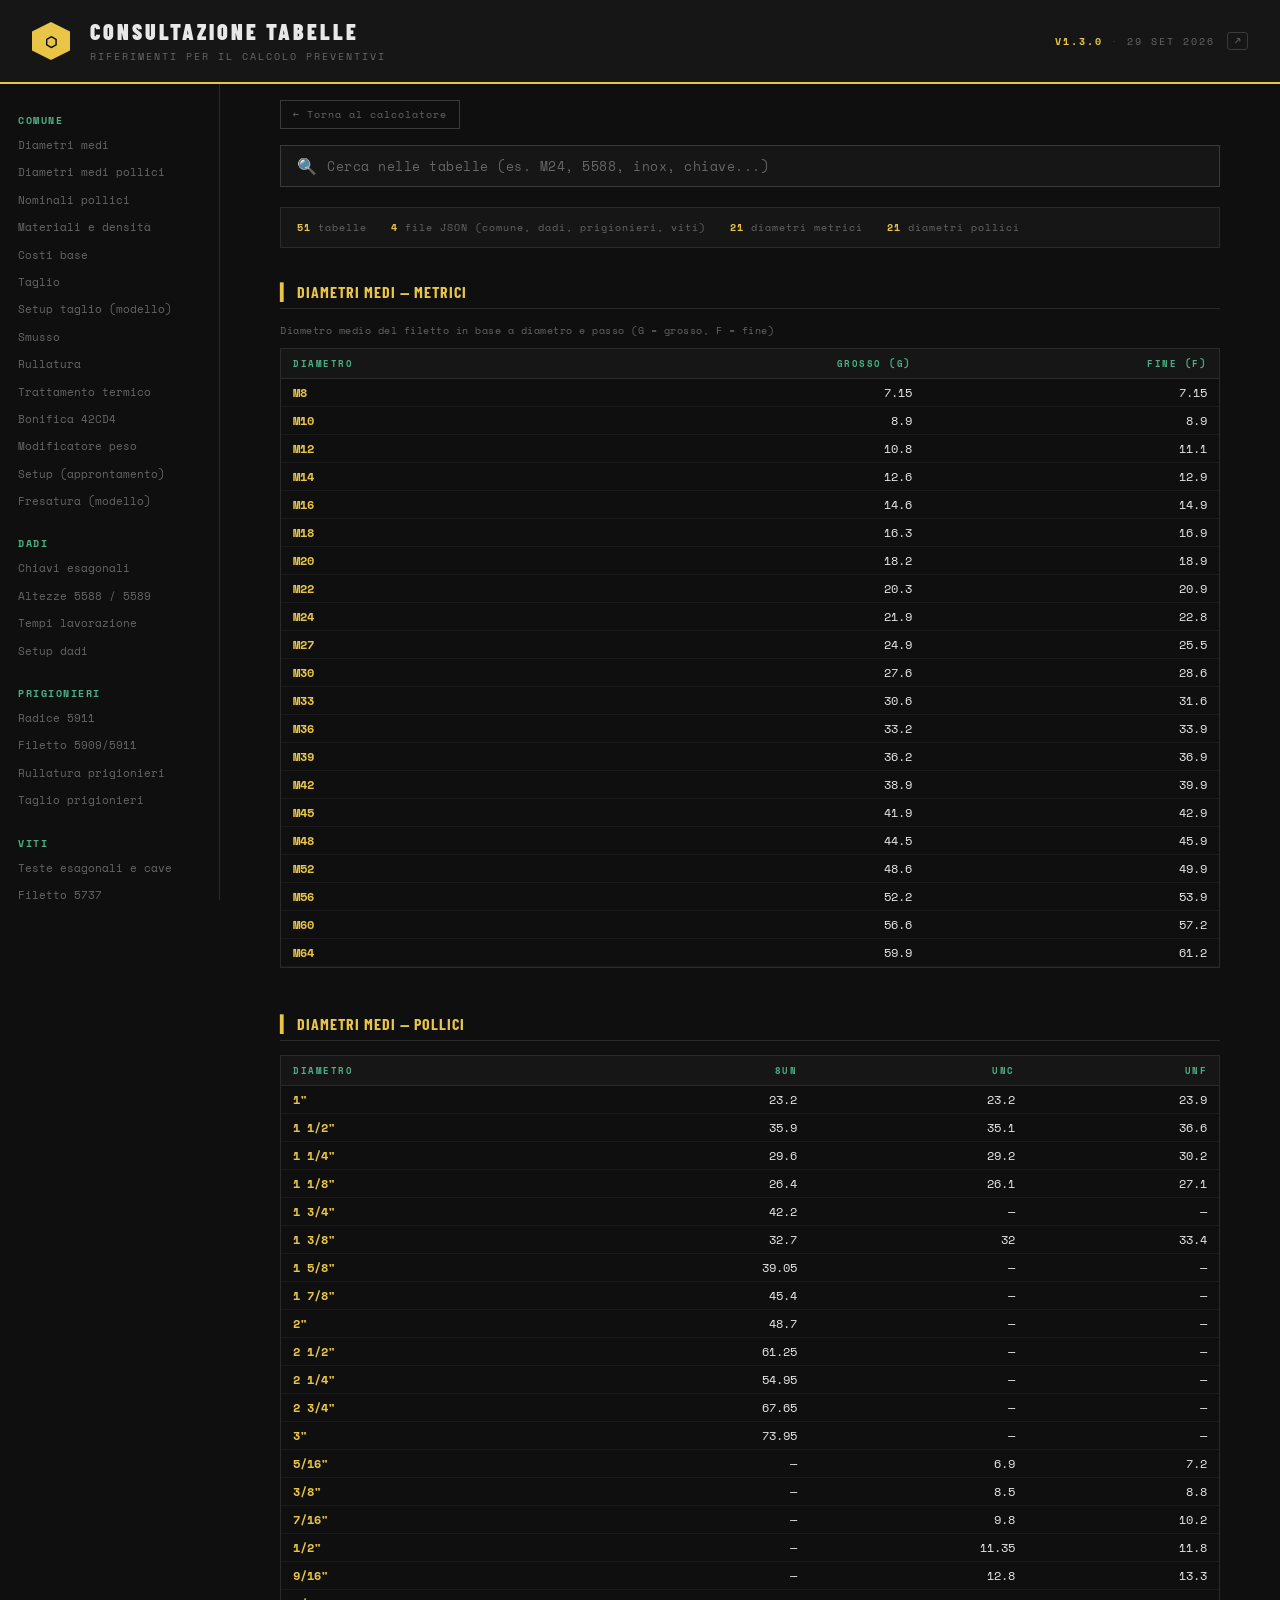
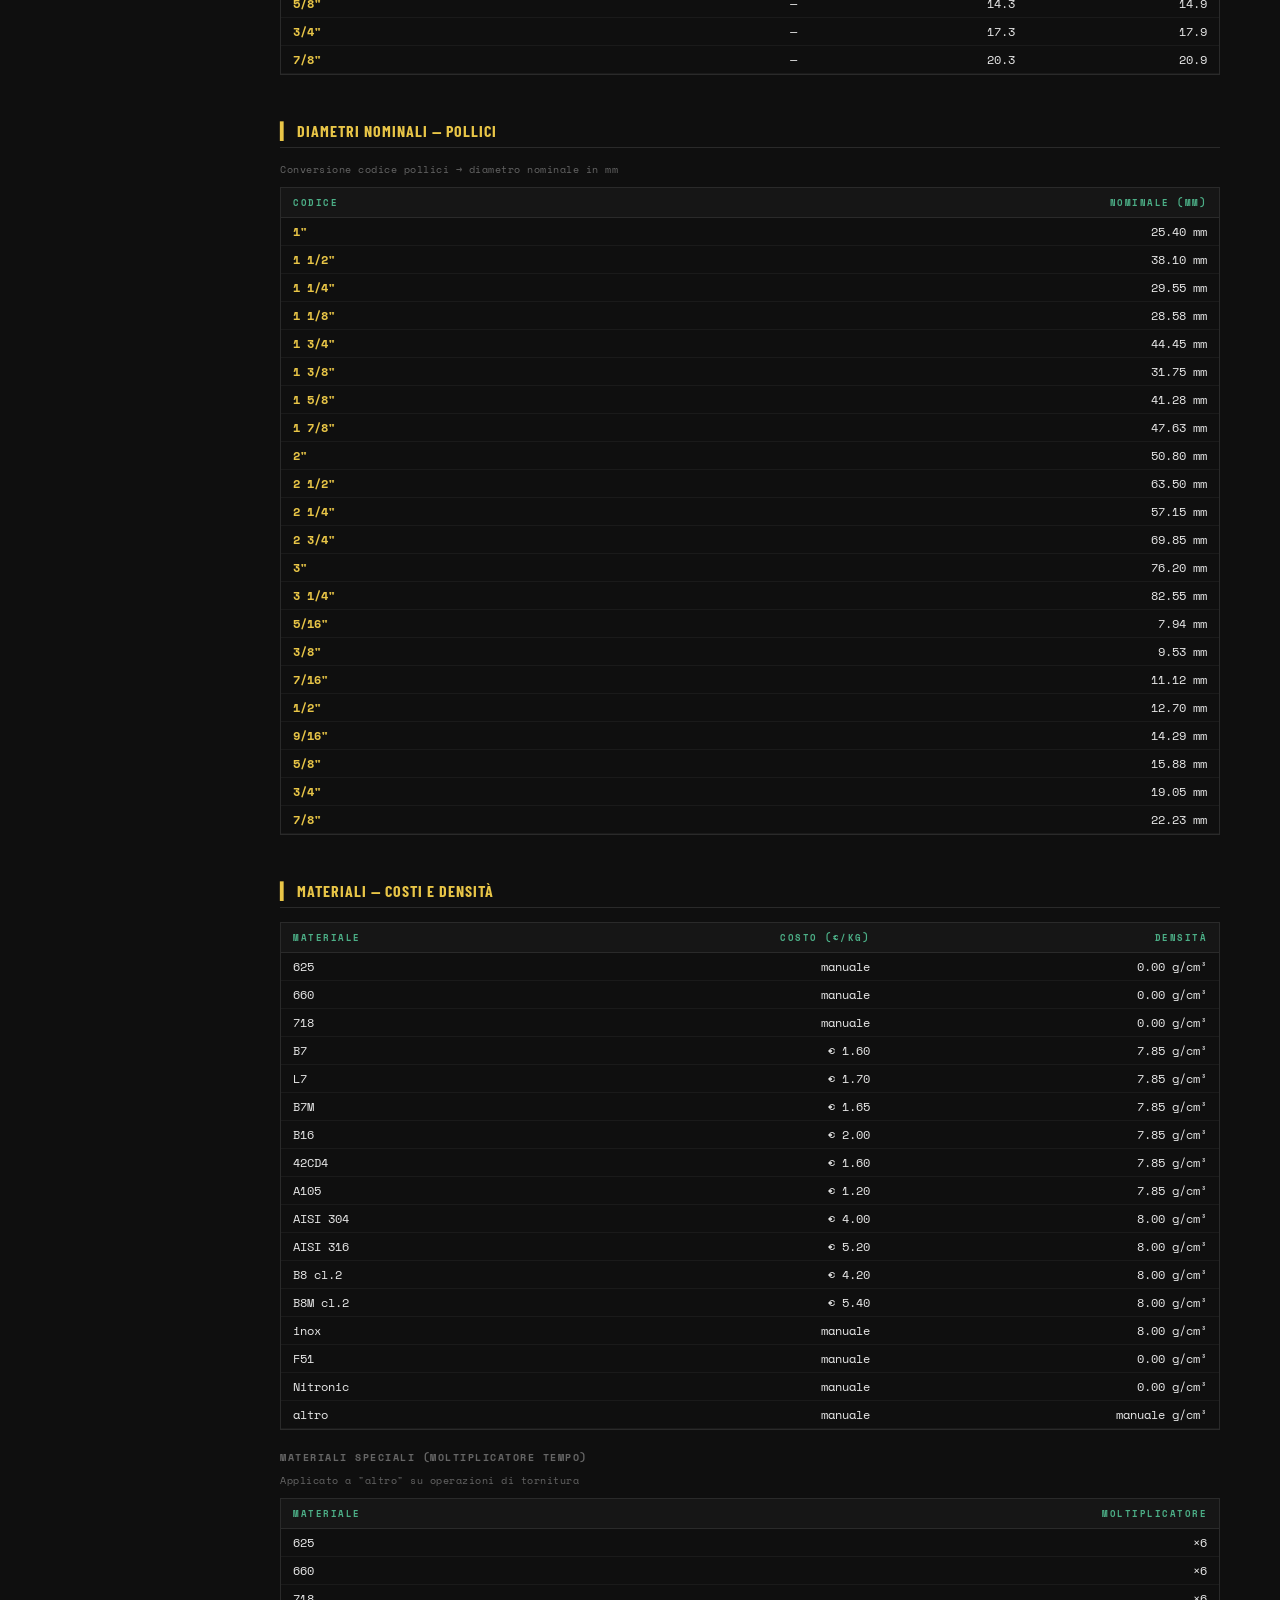
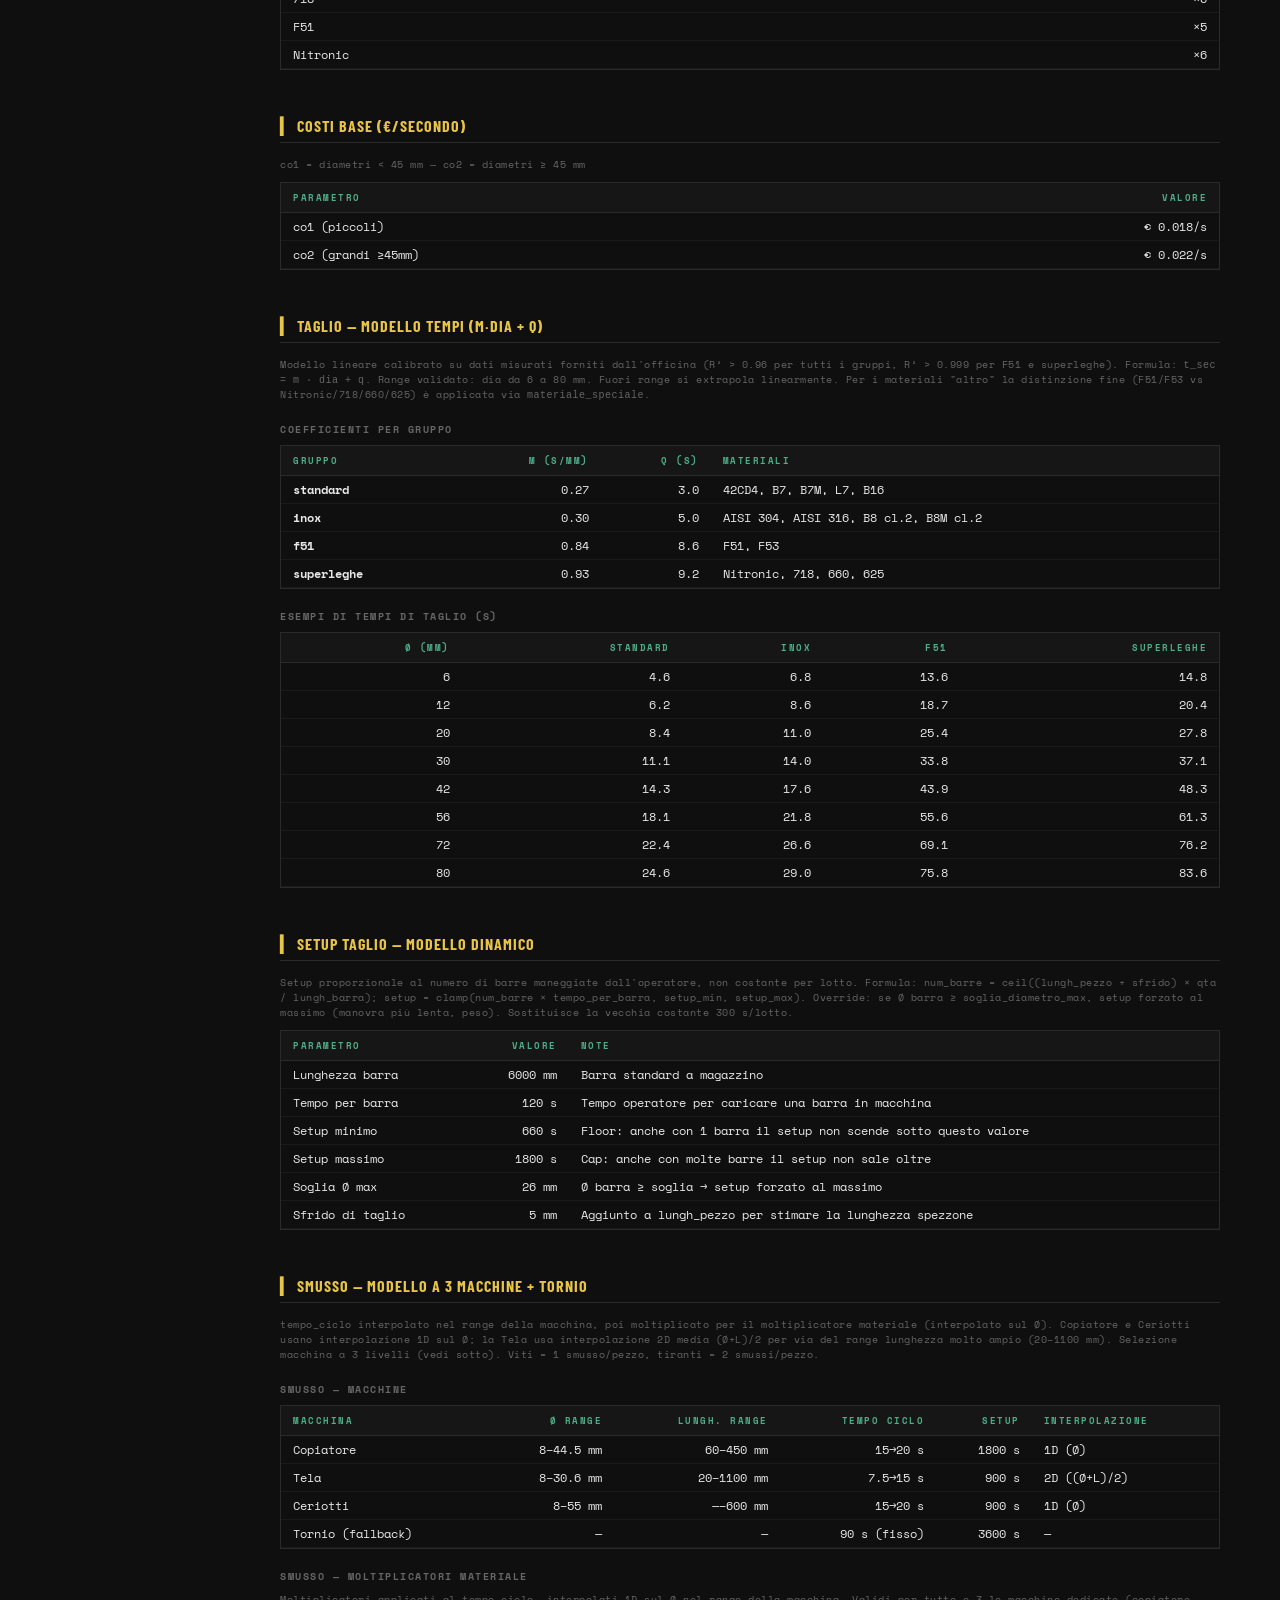
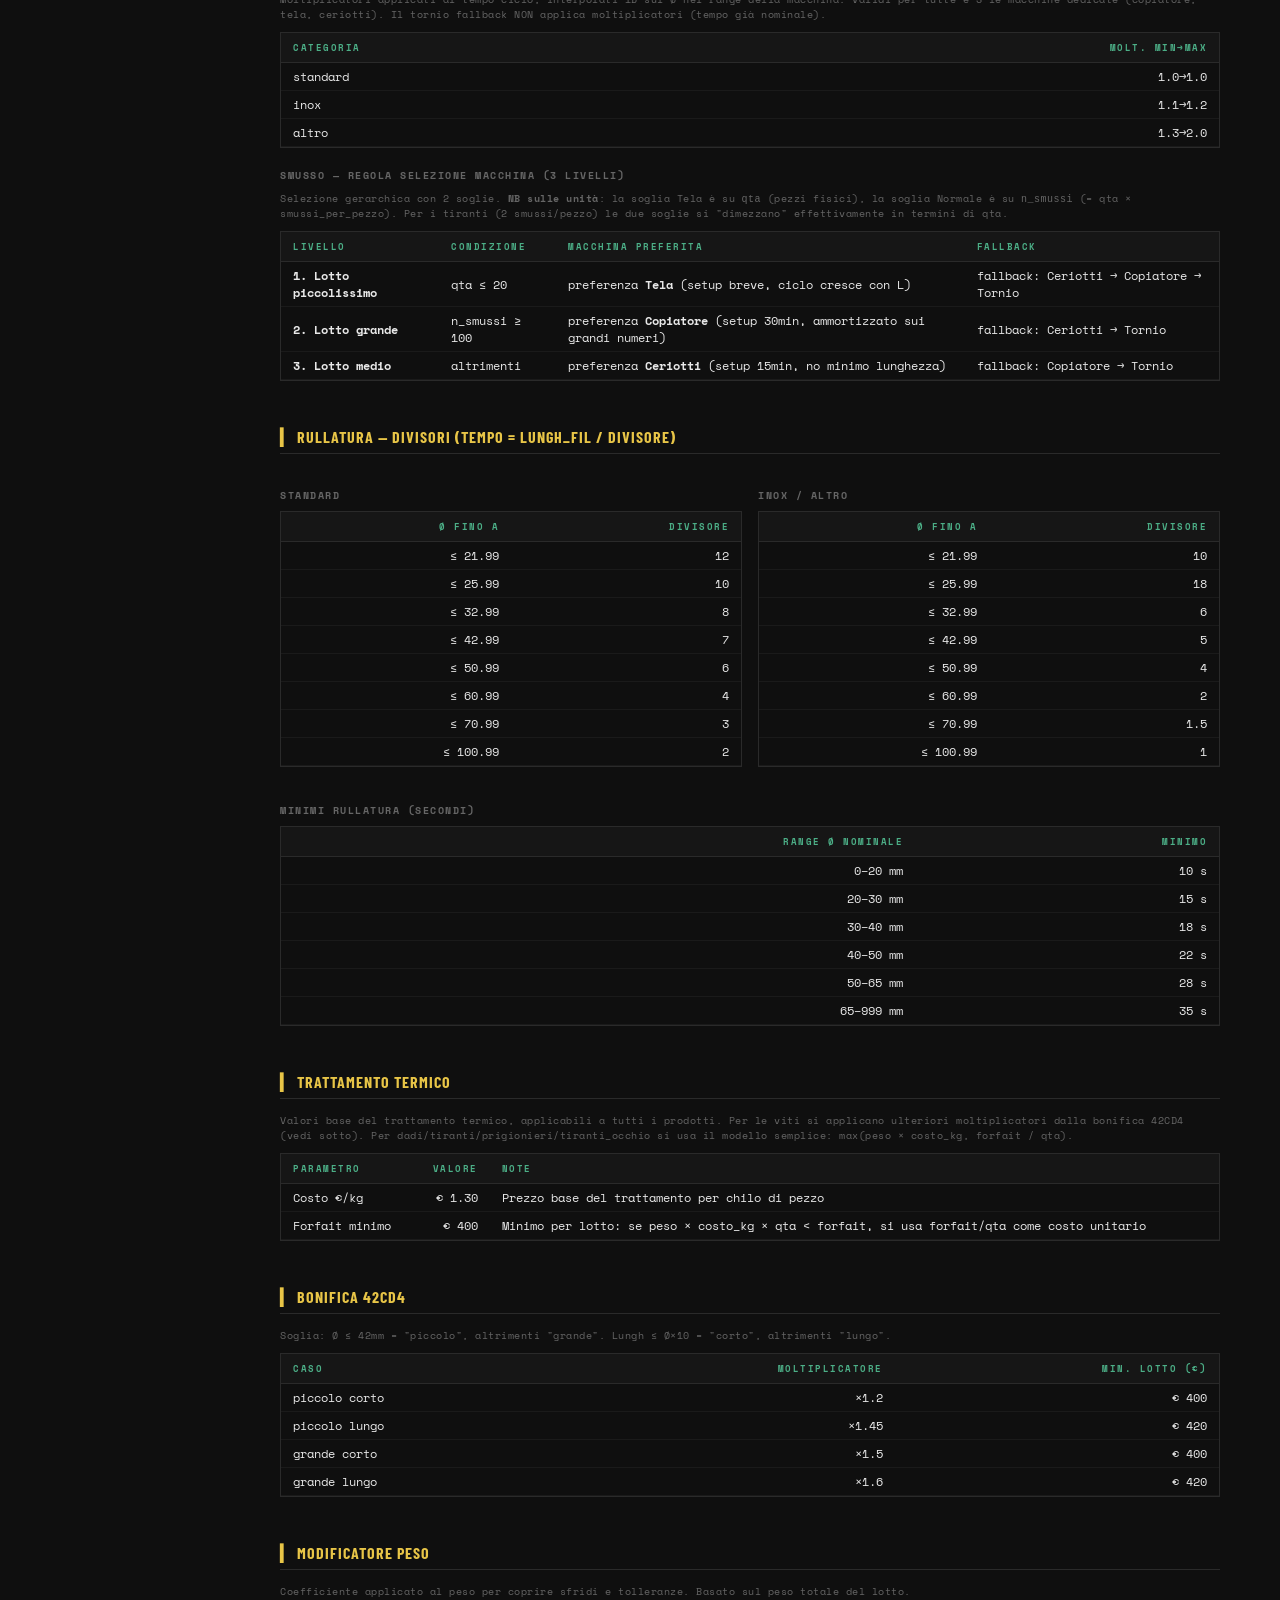
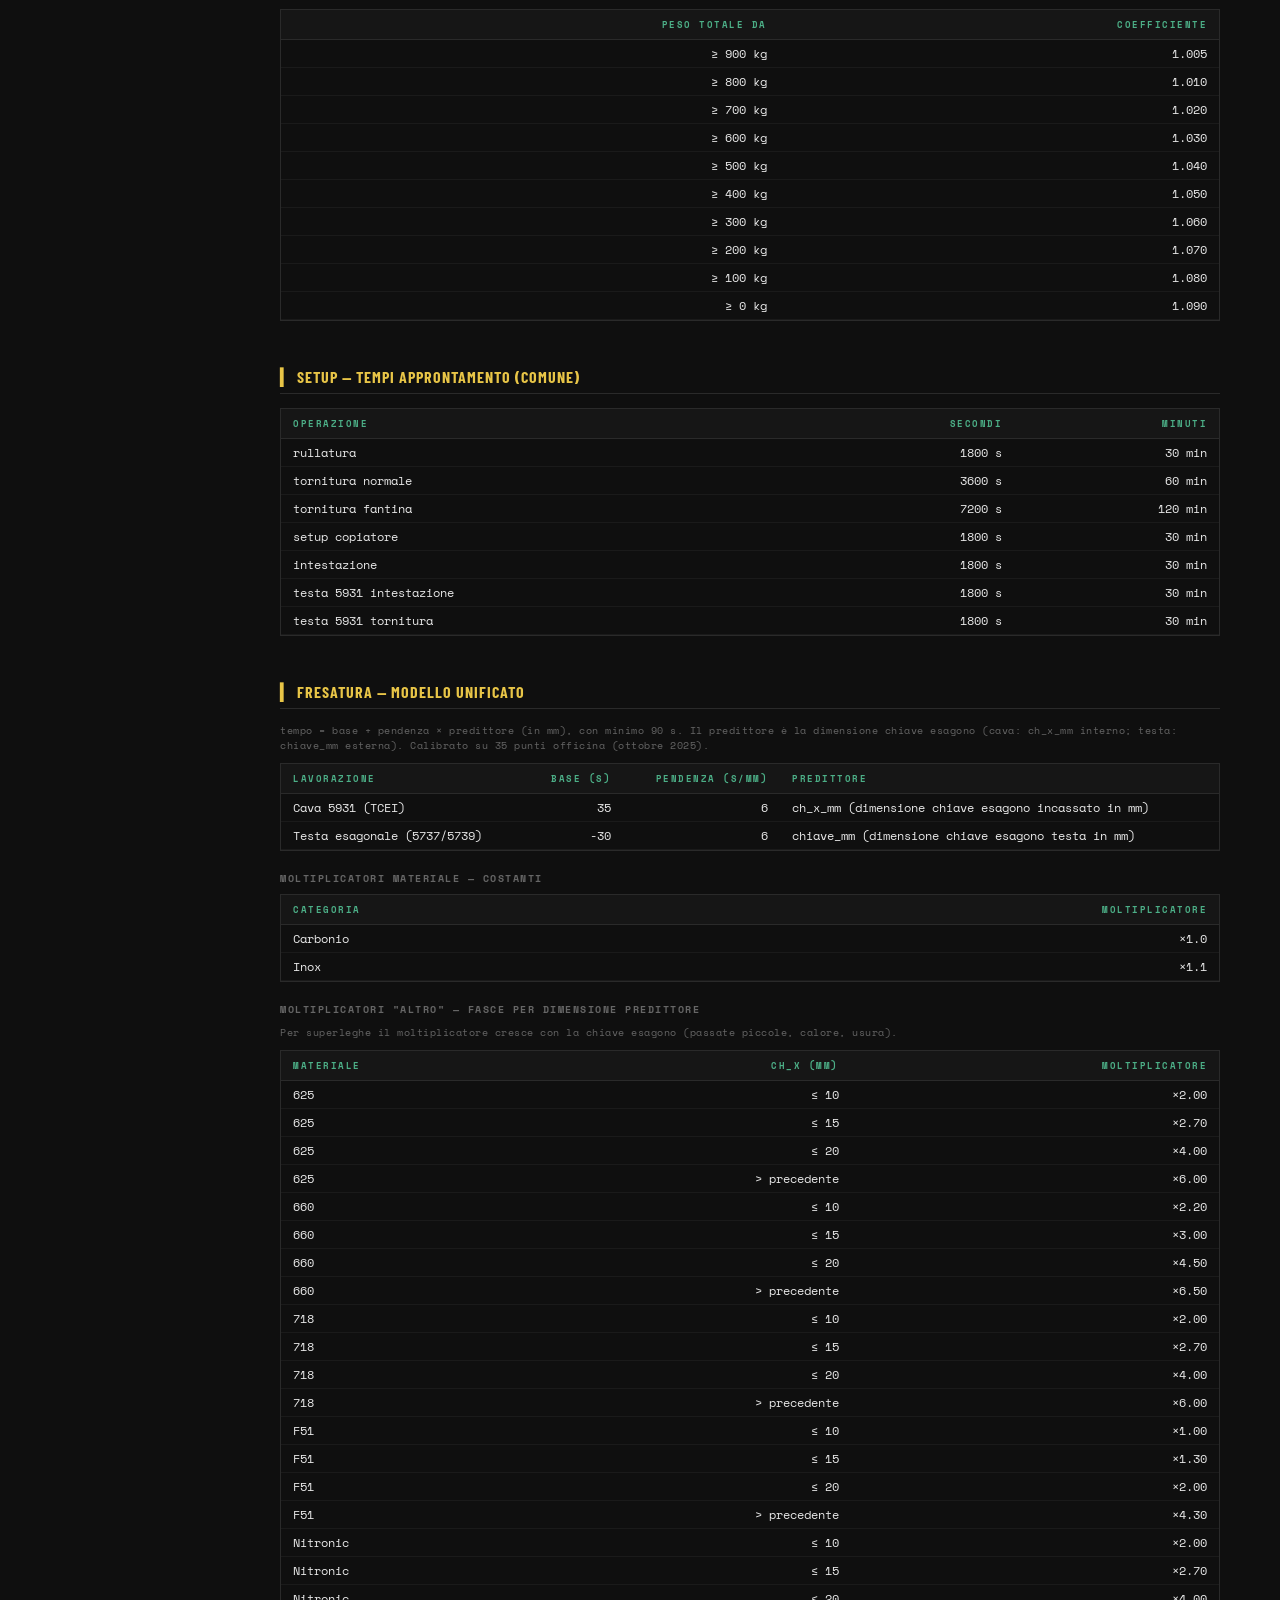
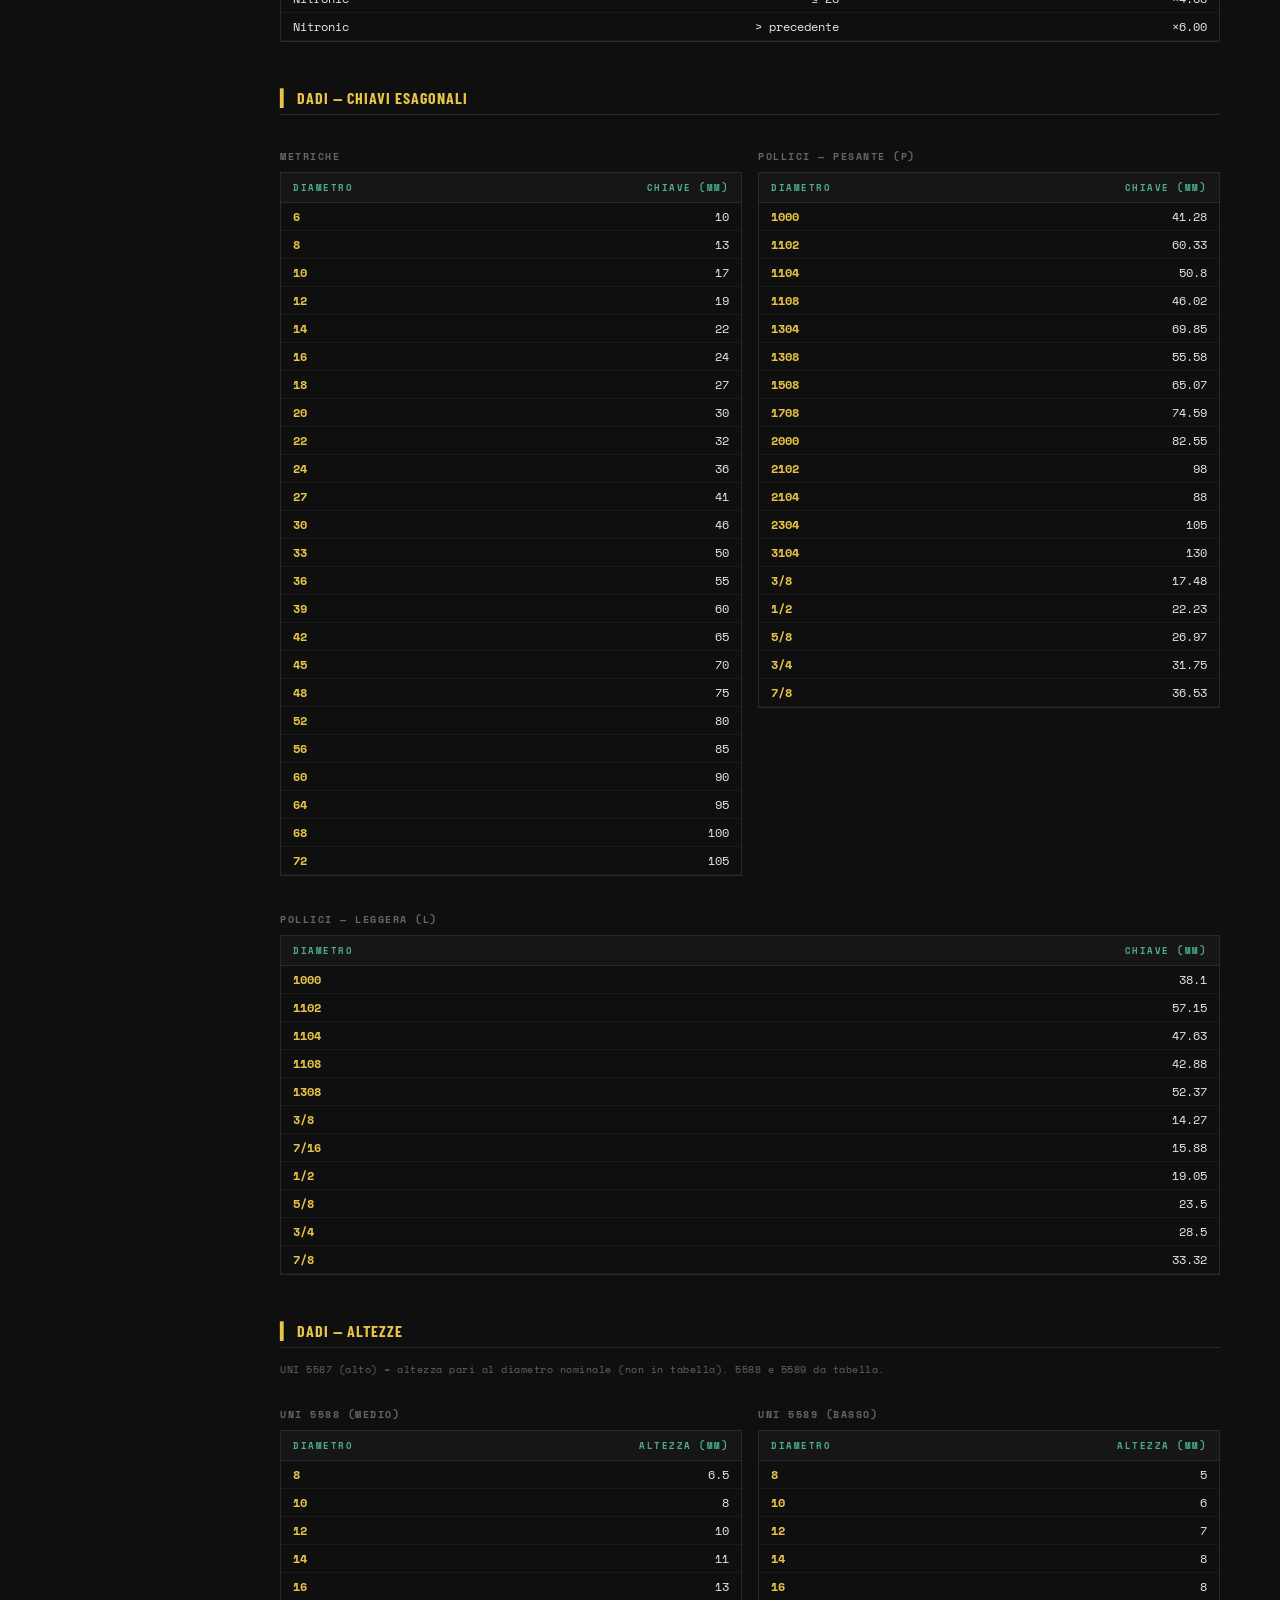
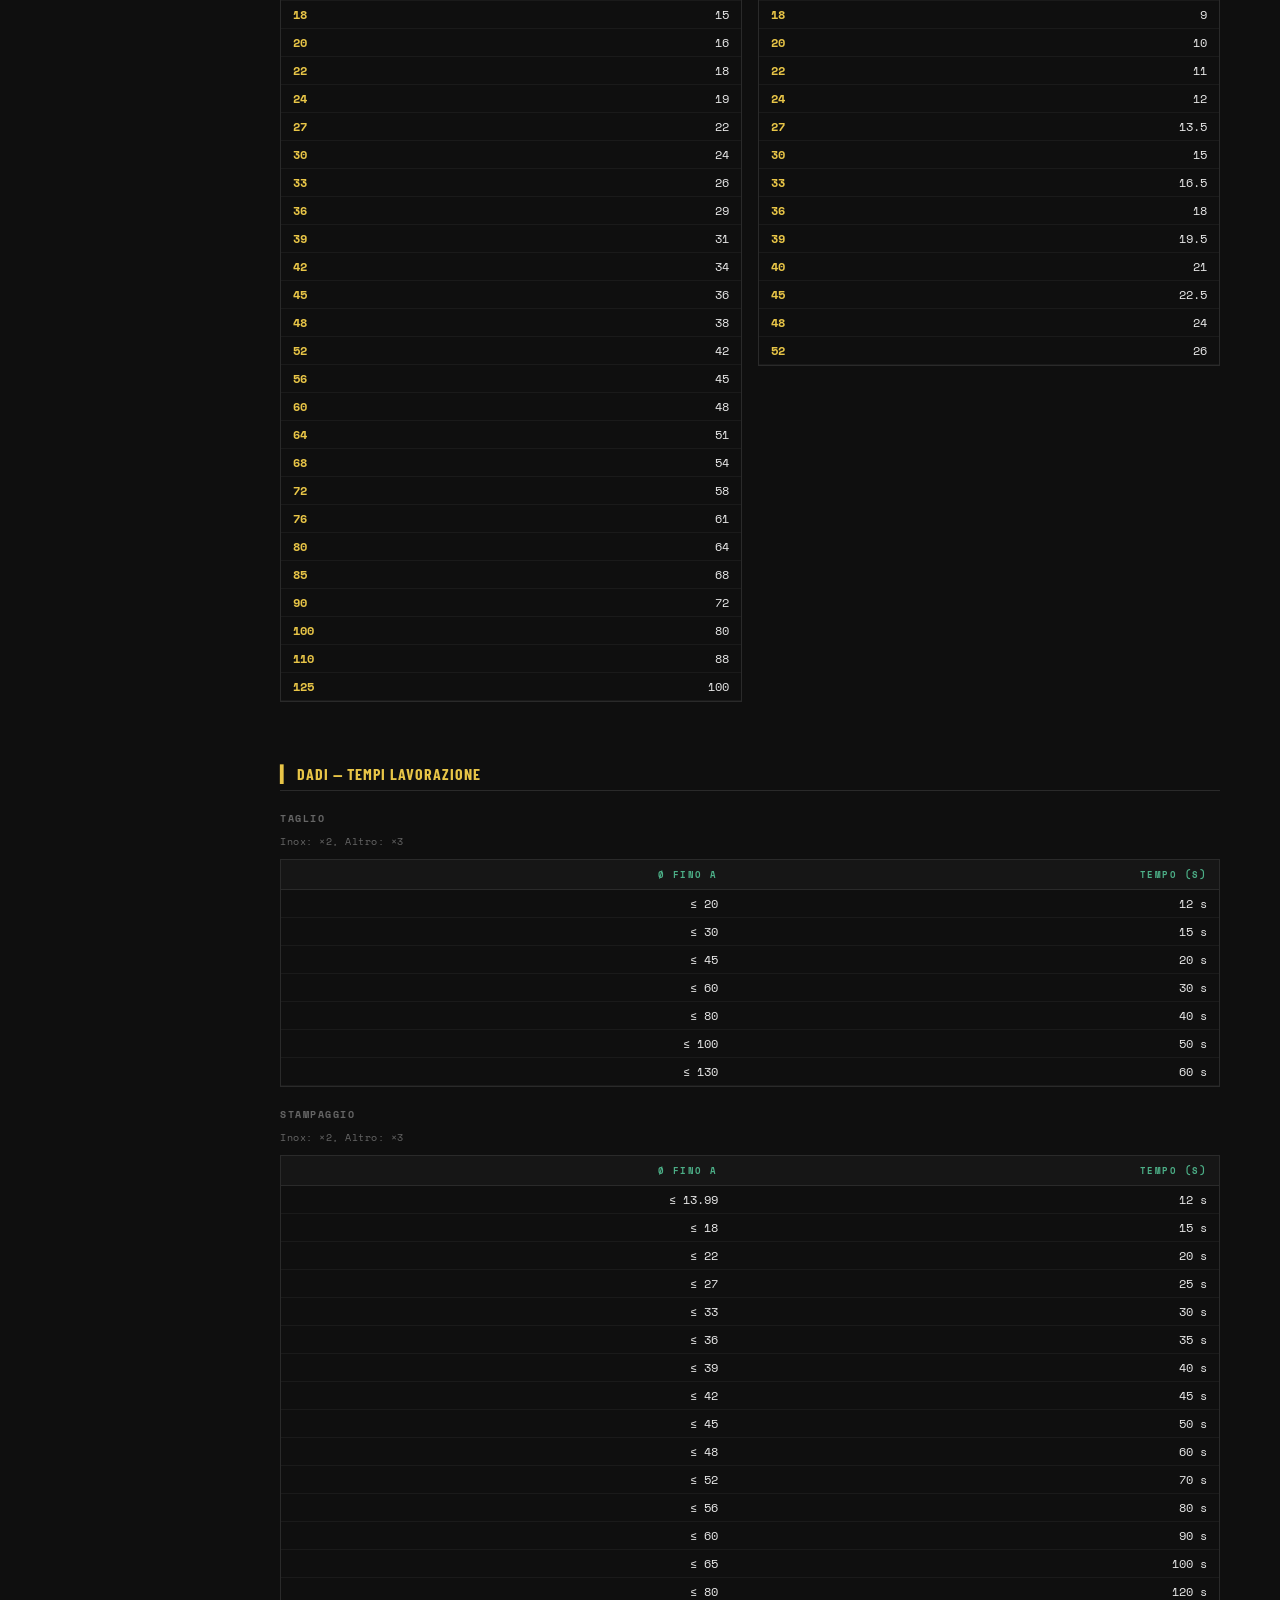
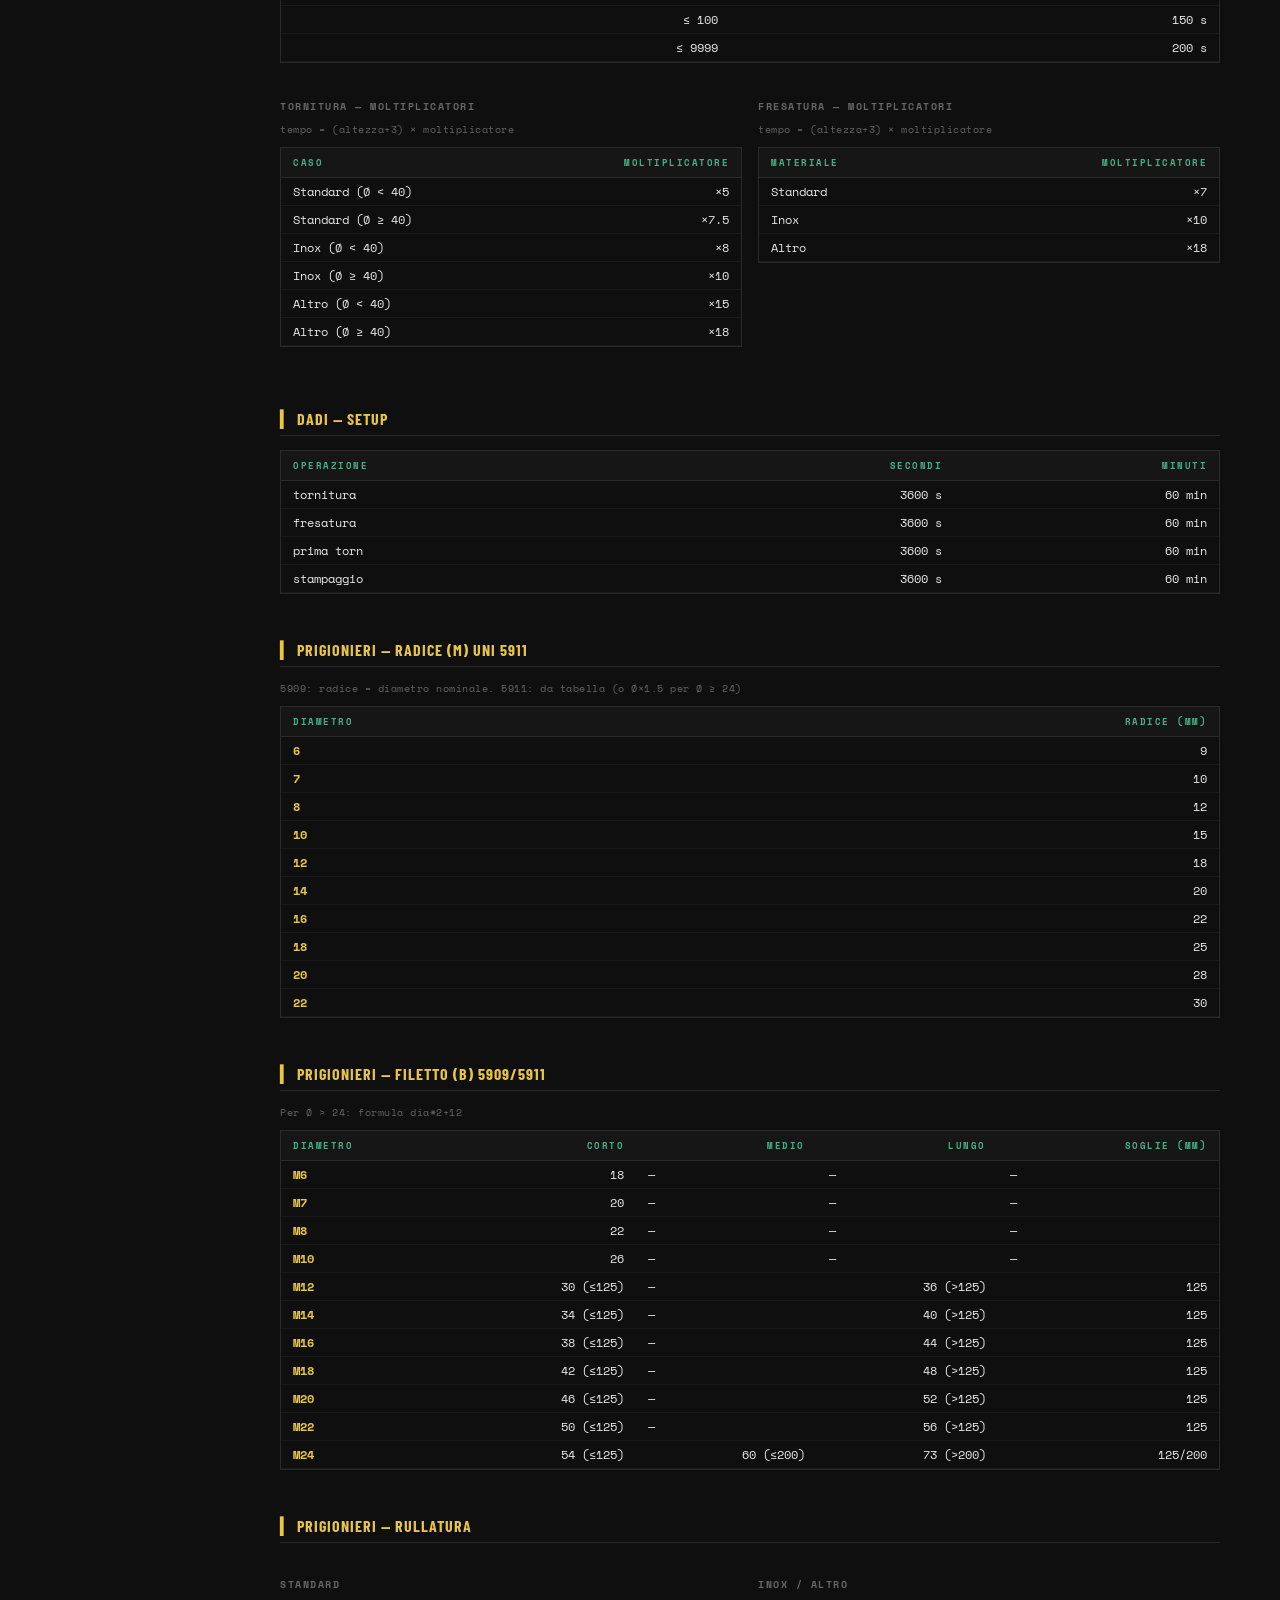
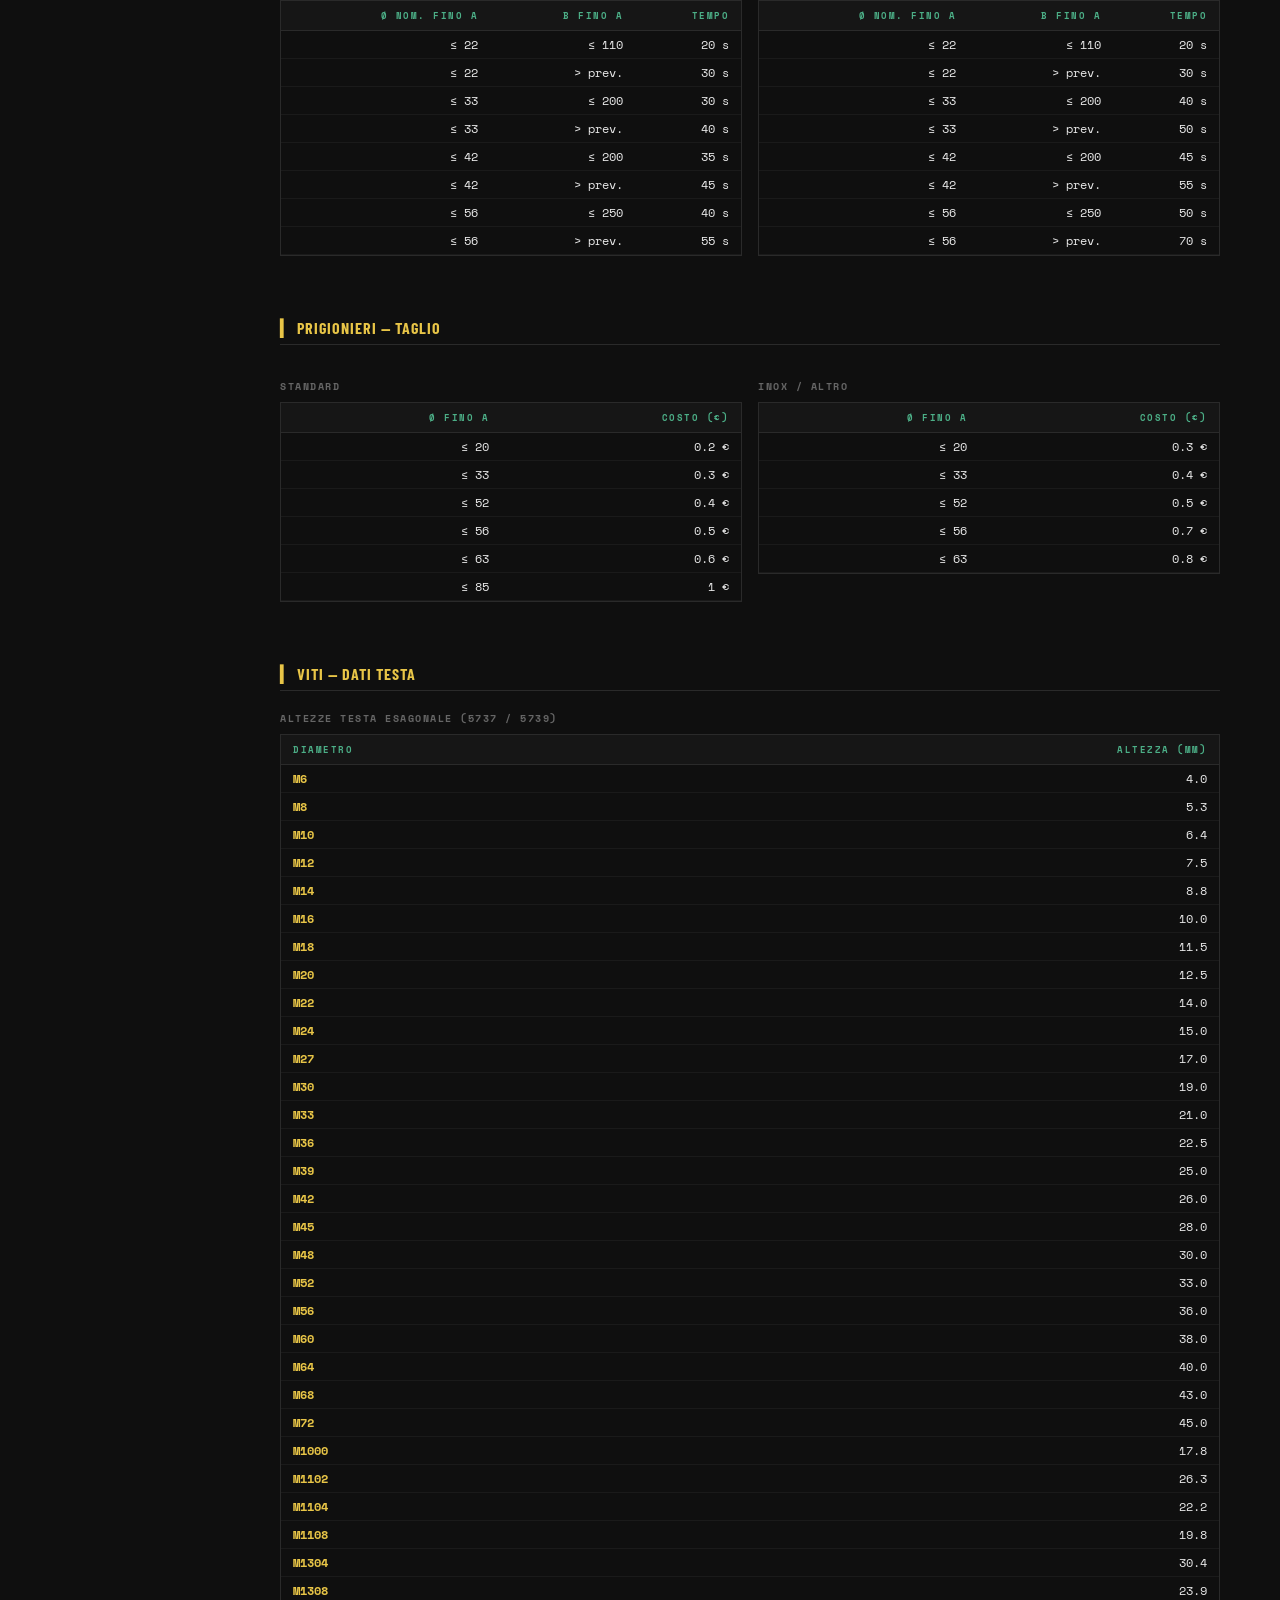
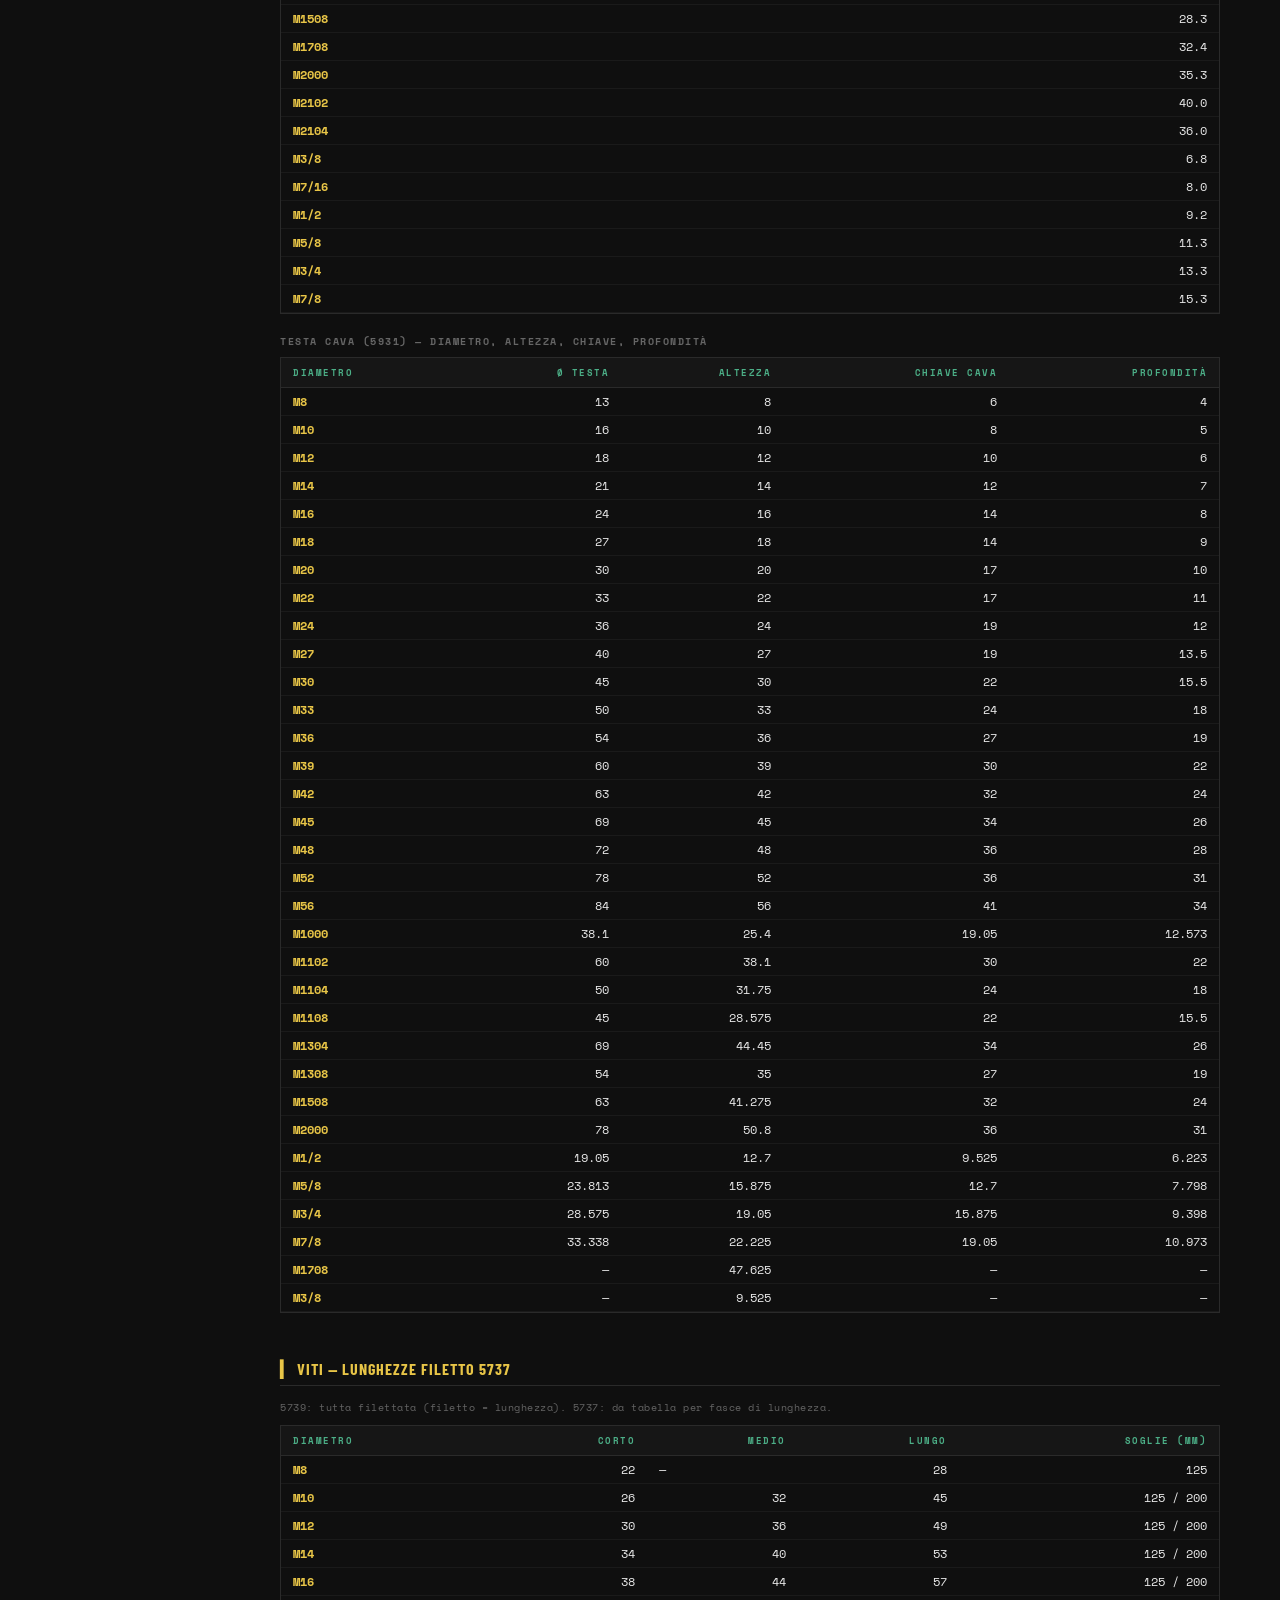
<file: consultazione.html>
<!DOCTYPE html>
<!--
  ╔══════════════════════════════════════════════════════════════╗
  ║  PREVENTIVI — Consultazione Tabelle                          ║
  ║  consultazione.html — Pannello di sola lettura               ║
  ╠══════════════════════════════════════════════════════════════╣
  ║  Mostra tutte le tabelle da cui il programma pesca i dati.   ║
  ║  Nessun calcolo, solo consultazione rapida.                  ║
  ║  Carica i JSON da tabelle/ come il programma principale.     ║
  ╚══════════════════════════════════════════════════════════════╝
-->
<html lang="it">
<head>
  <meta charset="UTF-8">
  <meta name="viewport" content="width=device-width, initial-scale=1.0">
  <title>Preventivi — Consultazione Tabelle</title>
  <link rel="stylesheet" href="stile.css">
  <style>
    /* ── Stili specifici per la pagina consultazione ──────────
         Usa le variabili di stile.css (--bg, --panel, --border,
         --accent, --text, --muted, --mono, --sans).
         ─────────────────────────────────────────────────────── */

    .consult-wrap {
      max-width: 1200px;
      margin: 0 auto;
      padding: 16px 20px 60px;
    }

    /* ── Navigazione laterale (sidebar) ────────────────────── */
    .consult-nav {
      position: fixed;
      top: 76px; /* sotto l'header sticky (padding 18×2 + h1 ~22 + border 2) */
      left: 0;
      width: 220px;
      height: calc(100vh - 76px);
      overflow-y: auto;
      background: var(--bg);
      border-right: 1px solid var(--border);
      padding: 16px 0;
      z-index: 50;
      scrollbar-width: thin;
      scrollbar-color: var(--border-bright) transparent;
    }
    .consult-nav a {
      display: block;
      padding: 6px 16px;
      color: var(--muted);
      text-decoration: none;
      font-family: var(--mono);
      font-size: 11px;
      line-height: 1.4;
      transition: color .15s, background .15s;
      border-left: 2px solid transparent;
    }
    .consult-nav a:hover {
      color: var(--text);
      background: var(--panel);
    }
    .consult-nav a.nav-section {
      color: var(--green);
      font-weight: 700;
      font-size: 10px;
      text-transform: uppercase;
      letter-spacing: 1.5px;
      margin-top: 16px;
      padding-bottom: 4px;
      pointer-events: none;
    }
    .consult-nav a.nav-active {
      color: var(--text);
      border-left-color: var(--accent);
      background: #161400;
    }

    .consult-body {
      margin-left: 220px;
    }

    /* ── Sezioni ───────────────────────────────────────────── */
    .t-section {
      margin-bottom: 36px;
      scroll-margin-top: 86px;
    }
    .t-section-title {
      font-family: var(--sans);
      font-size: 16px;
      font-weight: 700;
      color: var(--accent);
      padding: 10px 0 6px;
      border-bottom: 1px solid var(--border);
      margin-bottom: 14px;
      letter-spacing: 1px;
      text-transform: uppercase;
    }
    .t-group-title {
      font-family: var(--mono);
      font-size: 10px;
      font-weight: 700;
      color: var(--muted);
      text-transform: uppercase;
      letter-spacing: 1.5px;
      margin: 20px 0 8px;
    }
    .t-note {
      font-family: var(--mono);
      font-size: 10px;
      color: var(--muted);
      margin: 4px 0 10px;
      letter-spacing: 0.5px;
    }

    /* ── Tabelle ───────────────────────────────────────────── */
    .t-table-wrap {
      overflow-x: auto;
      margin-bottom: 16px;
      border: 1px solid var(--border);
    }
    table.t-table {
      width: 100%;
      border-collapse: collapse;
      font-family: var(--mono);
      font-size: 12px;
      font-variant-numeric: tabular-nums;
    }
    .t-table th {
      background: var(--panel);
      color: var(--green);
      font-family: var(--mono);
      font-size: 9px;
      font-weight: 700;
      text-transform: uppercase;
      letter-spacing: 1.5px;
      padding: 8px 12px;
      text-align: left;
      border-bottom: 1px solid var(--border);
      position: sticky;
      top: 0;
      z-index: 2;
    }
    .t-table td {
      padding: 5px 12px;
      border-bottom: 1px solid #1a1a1a;
      color: var(--text);
      font-size: 12px;
    }
    .t-table tbody tr:hover td { background: #161400; }
    .t-table td.num { text-align: right; }
    .t-table th.num { text-align: right; }

    /* Colonna diametro evidenziata */
    .t-table td.dia-col {
      color: var(--accent);
      font-weight: 700;
    }

    /* ── Griglia a 2 colonne per tabelle piccole ──────────── */
    .t-grid-2 {
      display: grid;
      grid-template-columns: 1fr 1fr;
      gap: 16px;
    }

    /* ── Filtro ricerca ───────────────────────────────────── */
    .search-bar {
      display: flex;
      align-items: center;
      gap: 10px;
      background: var(--panel);
      border: 1px solid var(--border-bright);
      padding: 10px 16px;
      margin-bottom: 20px;
    }
    .search-bar input {
      flex: 1;
      background: transparent;
      border: none;
      color: var(--text);
      font-family: var(--mono);
      font-size: 13px;
      outline: none;
      letter-spacing: 0.5px;
    }
    .search-bar input::placeholder { color: var(--muted); }
    .search-icon { color: var(--muted); font-size: 16px; }

    /* ── Back button ──────────────────────────────────────── */
    .consult-back {
      display: inline-block;
      margin-bottom: 16px;
      background: none;
      border: 1px solid var(--border-bright);
      color: var(--muted);
      font-family: var(--mono);
      font-size: 10px;
      padding: 6px 12px;
      cursor: pointer;
      letter-spacing: 1px;
      text-decoration: none;
      transition: all .15s;
    }
    .consult-back:hover {
      color: var(--accent);
      border-color: var(--accent);
    }

    /* ── Header mini-stat ─────────────────────────────────── */
    .stat-bar {
      display: flex;
      gap: 24px;
      flex-wrap: wrap;
      margin-bottom: 24px;
      padding: 12px 16px;
      background: var(--panel);
      border: 1px solid var(--border);
    }
    .stat-item {
      font-family: var(--mono);
      font-size: 10px;
      color: var(--muted);
      letter-spacing: 1px;
    }
    .stat-item strong {
      color: var(--accent);
      font-weight: 700;
    }

    /* ── Responsive ───────────────────────────────────────── */
    @media (max-width: 900px) {
      .consult-nav { display: none; }
      .consult-body { margin-left: 0; }
      .t-grid-2 { grid-template-columns: 1fr; }
    }
  </style>
</head>
<body>

<header>
  <div class="logo-mark">⬡</div>
  <div>
    <h1 id="header-title">Consultazione Tabelle</h1>
    <span id="header-sub">Riferimenti per il calcolo preventivi</span>
  </div>
  <div class="header-right" id="header-right"></div>
</header>

<div class="consult-wrap">

  <!-- Sidebar navigazione -->
  <nav class="consult-nav" id="sidebar">
    <a class="nav-section">Comune</a>
    <a href="#sec-diametri-medi">Diametri medi</a>
    <a href="#sec-diametri-pollici">Diametri medi pollici</a>
    <a href="#sec-nominali-pollici">Nominali pollici</a>
    <a href="#sec-materiali">Materiali e densità</a>
    <a href="#sec-costi-base">Costi base</a>
    <a href="#sec-taglio">Taglio</a>
    <a href="#sec-setup-taglio">Setup taglio (modello)</a>
    <a href="#sec-smusso">Smusso</a>
    <a href="#sec-rullatura">Rullatura</a>
    <a href="#sec-trattamento-termico">Trattamento termico</a>
    <a href="#sec-bonifica">Bonifica 42CD4</a>
    <a href="#sec-mod-peso">Modificatore peso</a>
    <a href="#sec-setup">Setup (approntamento)</a>
    <a href="#sec-fresatura">Fresatura (modello)</a>

    <a class="nav-section">Dadi</a>
    <a href="#sec-dadi-chiavi">Chiavi esagonali</a>
    <a href="#sec-dadi-altezze">Altezze 5588 / 5589</a>
    <a href="#sec-dadi-tempi">Tempi lavorazione</a>
    <a href="#sec-dadi-setup">Setup dadi</a>

    <a class="nav-section">Prigionieri</a>
    <a href="#sec-prig-radice">Radice 5911</a>
    <a href="#sec-prig-filetto">Filetto 5909/5911</a>
    <a href="#sec-prig-rullatura">Rullatura prigionieri</a>
    <a href="#sec-prig-taglio">Taglio prigionieri</a>

    <a class="nav-section">Viti</a>
    <a href="#sec-viti-teste">Teste esagonali e cave</a>
    <a href="#sec-viti-filetto-5737">Filetto 5737</a>
    <a href="#sec-viti-filetto-5931">Filetto 5931</a>
    <a href="#sec-viti-tempi">Tempi viti</a>
    <a href="#sec-viti-rullatura">Rullatura viti</a>
    <a href="#sec-viti-fantina">Fantina viti</a>
  </nav>

  <div class="consult-body">

    <a class="consult-back" href="index.html">← Torna al calcolatore</a>

    <div class="search-bar">
      <span class="search-icon">🔍</span>
      <input type="text" id="searchInput" placeholder="Cerca nelle tabelle (es. M24, 5588, inox, chiave...)">
    </div>

    <div class="stat-bar" id="stat-bar"></div>

    <div id="tables-container">
      <p style="color:#555; text-align:center; padding:40px 0;">Caricamento tabelle…</p>
    </div>

  </div><!-- .consult-body -->
</div><!-- .consult-wrap -->


<script>
// ─── Caricamento JSON ─────────────────────────────────────────
Promise.all([
  fetch('./tabelle/comune.json').then(r => r.json()),
  fetch('./tabelle/dadi.json').then(r => r.json()),
  fetch('./tabelle/prigionieri.json').then(r => r.json()),
  fetch('./tabelle/viti.json').then(r => r.json()),
]).then(([T, TD, TP, TV]) => {
  renderAll(T, TD, TP, TV);
}).catch(e => {
  document.getElementById('tables-container').innerHTML =
    `<p style="color:#f66; text-align:center;">Errore caricamento tabelle: ${e.message}</p>`;
});


// ─── Helpers ──────────────────────────────────────────────────

function h(text) { // escape HTML
  return String(text).replace(/&/g,'&amp;').replace(/</g,'&lt;');
}

function section(id, title) {
  return `<div class="t-section" id="${id}"><div class="t-section-title">▎ ${h(title)}</div>`;
}

function groupTitle(t, note) {
  let html = `<div class="t-group-title">${h(t)}</div>`;
  if (note) html += `<div class="t-note">${h(note)}</div>`;
  return html;
}

function tableWrap(inner) {
  return `<div class="t-table-wrap"><table class="t-table">${inner}</table></div>`;
}

// Formatta un numero per la visualizzazione
function fmt(v, dec) {
  if (v === null || v === undefined) return '—';
  if (typeof v === 'string') return v;
  return dec !== undefined ? v.toFixed(dec) : String(v);
}

// Genera una tabella chiave-valore semplice da un oggetto flat
function kvTable(obj, keyLabel, valLabel, keyClass) {
  let rows = '';
  for (const [k, v] of Object.entries(obj)) {
    rows += `<tr><td class="${keyClass || 'dia-col'}">${h(k)}</td><td class="num">${fmt(v)}</td></tr>`;
  }
  return tableWrap(`<thead><tr><th>${h(keyLabel)}</th><th class="num">${h(valLabel)}</th></tr></thead><tbody>${rows}</tbody>`);
}

// Tabella tier (fino_a → valore)
function tierTable(arr, valField, valLabel, unit) {
  let rows = '';
  for (const r of arr) {
    rows += `<tr><td class="num">≤ ${fmt(r.fino_a)}</td><td class="num">${fmt(r[valField])}${unit ? ' ' + unit : ''}</td></tr>`;
  }
  return tableWrap(`<thead><tr><th class="num">Ø fino a</th><th class="num">${h(valLabel)}</th></tr></thead><tbody>${rows}</tbody>`);
}


// ─── Render principale ───────────────────────────────────────

function renderAll(T, TD, TP, TV) {
  const c = document.getElementById('tables-container');
  let html = '';

  // ══════════════════════════════════════════════════════════
  // COMUNE
  // ══════════════════════════════════════════════════════════

  // --- Diametri medi metrici ---
  html += section('sec-diametri-medi', 'Diametri medi — Metrici');
  html += `<div class="t-note">Diametro medio del filetto in base a diametro e passo (G = grosso, F = fine)</div>`;
  {
    let rows = '';
    for (const [dia, passi] of Object.entries(T.diametri_medi_metrici)) {
      rows += `<tr><td class="dia-col">M${dia}</td><td class="num">${fmt(passi.G)}</td><td class="num">${fmt(passi.F)}</td></tr>`;
    }
    html += tableWrap(`<thead><tr><th>Diametro</th><th class="num">Grosso (G)</th><th class="num">Fine (F)</th></tr></thead><tbody>${rows}</tbody>`);
  }
  html += '</div>';

  // --- Diametri medi pollici ---
  html += section('sec-diametri-pollici', 'Diametri medi — Pollici');
  {
    const allPassi = new Set();
    for (const passi of Object.values(T.diametri_medi_pollici)) {
      for (const p of Object.keys(passi)) allPassi.add(p);
    }
    const passiArr = [...allPassi].sort();
    let hdr = '<th>Diametro</th>';
    for (const p of passiArr) hdr += `<th class="num">${h(p)}</th>`;
    let rows = '';
    for (const [dia, passi] of Object.entries(T.diametri_medi_pollici)) {
      const label = decodePollici(dia);
      rows += `<tr><td class="dia-col">${h(label)}</td>`;
      for (const p of passiArr) {
        rows += `<td class="num">${passi[p] !== undefined ? fmt(passi[p]) : '—'}</td>`;
      }
      rows += '</tr>';
    }
    html += tableWrap(`<thead><tr>${hdr}</tr></thead><tbody>${rows}</tbody>`);
  }
  html += '</div>';

  // --- Diametri nominali pollici ---
  html += section('sec-nominali-pollici', 'Diametri nominali — Pollici');
  html += `<div class="t-note">Conversione codice pollici → diametro nominale in mm</div>`;
  {
    let rows = '';
    for (const [k, v] of Object.entries(T.diametri_nominali_pollici)) {
      rows += `<tr><td class="dia-col">${h(decodePollici(k))}</td><td class="num">${fmt(v, 2)} mm</td></tr>`;
    }
    html += tableWrap(`<thead><tr><th>Codice</th><th class="num">Nominale (mm)</th></tr></thead><tbody>${rows}</tbody>`);
  }
  html += '</div>';

  // --- Materiali ---
  html += section('sec-materiali', 'Materiali — Costi e Densità');
  {
    let rows = '';
    for (const [mat, costo] of Object.entries(T.costi_materiali)) {
      const dens = T.densita[mat];
      rows += `<tr><td>${h(mat)}</td><td class="num">${costo > 0 ? '€ ' + fmt(costo, 2) : 'manuale'}</td><td class="num">${dens !== null ? fmt(dens, 2) : 'manuale'} g/cm³</td></tr>`;
    }
    html += tableWrap(`<thead><tr><th>Materiale</th><th class="num">Costo (€/kg)</th><th class="num">Densità</th></tr></thead><tbody>${rows}</tbody>`);
  }
  html += groupTitle('Materiali speciali (moltiplicatore tempo)', 'Applicato a "altro" su operazioni di tornitura');
  {
    let rows = '';
    for (const [mat, k] of Object.entries(T.materiali_speciali_k)) {
      rows += `<tr><td>${h(mat)}</td><td class="num">×${k}</td></tr>`;
    }
    html += tableWrap(`<thead><tr><th>Materiale</th><th class="num">Moltiplicatore</th></tr></thead><tbody>${rows}</tbody>`);
  }
  html += '</div>';

  // --- Costi base ---
  html += section('sec-costi-base', 'Costi base (€/secondo)');
  html += `<div class="t-note">co1 = diametri &lt; 45 mm — co2 = diametri ≥ 45 mm</div>`;
  {
    let rows = '';
    rows += `<tr><td>co1 (piccoli)</td><td class="num">€ ${fmt(T.costi_base.co1, 3)}/s</td></tr>`;
    rows += `<tr><td>co2 (grandi ≥45mm)</td><td class="num">€ ${fmt(T.costi_base.co2, 3)}/s</td></tr>`;
    html += tableWrap(`<thead><tr><th>Parametro</th><th class="num">Valore</th></tr></thead><tbody>${rows}</tbody>`);
  }
  html += '</div>';

  // --- Taglio (modello lineare per gruppo materiale) ---
  html += section('sec-taglio', 'Taglio — Modello tempi (m·dia + q)');
  html += `<div class="t-note">Modello lineare calibrato su dati misurati forniti dall'officina (R² > 0.96 per tutti i gruppi, R² > 0.999 per F51 e superleghe). Formula: <code>t_sec = m · dia + q</code>. Range validato: dia da ${T.taglio.range_dia_validato.min} a ${T.taglio.range_dia_validato.max} mm. Fuori range si extrapola linearmente. Per i materiali "altro" la distinzione fine (F51/F53 vs Nitronic/718/660/625) è applicata via <code>materiale_speciale</code>.</div>`;
  html += groupTitle('Coefficienti per gruppo');
  {
    let rows = '';
    for (const [nome, g] of Object.entries(T.taglio.gruppi)) {
      const matStr = g.materiali.join(', ');
      rows += `<tr><td><strong>${h(nome)}</strong></td><td class="num">${fmt(g.m, 2)}</td><td class="num">${fmt(g.q, 1)}</td><td>${h(matStr)}</td></tr>`;
    }
    html += tableWrap(`<thead><tr><th>Gruppo</th><th class="num">m (s/mm)</th><th class="num">q (s)</th><th>Materiali</th></tr></thead><tbody>${rows}</tbody>`);
  }
  html += groupTitle('Esempi di tempi di taglio (s)');
  {
    // Tabella di documentazione: valori calcolati a priori per i diametri
    // tipici e per i 4 gruppi materiale. Hardcoded perché sono valori
    // illustrativi della formula (vivono accanto al modello che li produce).
    const esempi = [
      [6,   4.6,  6.8, 13.6, 14.8],
      [12,  6.2,  8.6, 18.7, 20.4],
      [20,  8.4, 11.0, 25.4, 27.8],
      [30, 11.1, 14.0, 33.8, 37.1],
      [42, 14.3, 17.6, 43.9, 48.3],
      [56, 18.1, 21.8, 55.6, 61.3],
      [72, 22.4, 26.6, 69.1, 76.2],
      [80, 24.6, 29.0, 75.8, 83.6],
    ];
    let rows = '';
    for (const [dia, std, inox, f51, sup] of esempi) {
      rows += `<tr><td class="num">${dia}</td><td class="num">${fmt(std, 1)}</td><td class="num">${fmt(inox, 1)}</td><td class="num">${fmt(f51, 1)}</td><td class="num">${fmt(sup, 1)}</td></tr>`;
    }
    html += tableWrap(`<thead><tr><th class="num">Ø (mm)</th><th class="num">standard</th><th class="num">inox</th><th class="num">F51</th><th class="num">superleghe</th></tr></thead><tbody>${rows}</tbody>`);
  }
  html += '</div>';

  // --- Setup taglio (modello dinamico) ---
  html += section('sec-setup-taglio', 'Setup taglio — Modello dinamico');
  html += `<div class="t-note">Setup proporzionale al numero di barre maneggiate dall'operatore, non costante per lotto. Formula: num_barre = ceil((lungh_pezzo + sfrido) × qta / lungh_barra); setup = clamp(num_barre × tempo_per_barra, setup_min, setup_max). Override: se Ø barra ≥ soglia_diametro_max, setup forzato al massimo (manovra più lenta, peso). Sostituisce la vecchia costante 300 s/lotto.</div>`;
  {
    const ST = T.setup_taglio;
    let rows = '';
    rows += `<tr><td>Lunghezza barra</td><td class="num">${ST.lungh_barra_mm} mm</td><td>Barra standard a magazzino</td></tr>`;
    rows += `<tr><td>Tempo per barra</td><td class="num">${ST.tempo_per_barra_sec} s</td><td>Tempo operatore per caricare una barra in macchina</td></tr>`;
    rows += `<tr><td>Setup minimo</td><td class="num">${ST.setup_min_sec} s</td><td>Floor: anche con 1 barra il setup non scende sotto questo valore</td></tr>`;
    rows += `<tr><td>Setup massimo</td><td class="num">${ST.setup_max_sec} s</td><td>Cap: anche con molte barre il setup non sale oltre</td></tr>`;
    rows += `<tr><td>Soglia Ø max</td><td class="num">${ST.soglia_diametro_max} mm</td><td>Ø barra ≥ soglia → setup forzato al massimo</td></tr>`;
    rows += `<tr><td>Sfrido di taglio</td><td class="num">${ST.sfrido_mm} mm</td><td>Aggiunto a lungh_pezzo per stimare la lunghezza spezzone</td></tr>`;
    html += tableWrap(`<thead><tr><th>Parametro</th><th class="num">Valore</th><th>Note</th></tr></thead><tbody>${rows}</tbody>`);
  }
  html += '</div>';

  // --- Smusso (modello a 3 macchine dedicate + tornio fallback) ---
  html += section('sec-smusso', 'Smusso — Modello a 3 macchine + tornio');
  html += `<div class="t-note">tempo_ciclo interpolato nel range della macchina, poi moltiplicato per il moltiplicatore materiale (interpolato sul Ø). Copiatore e Ceriotti usano interpolazione 1D sul Ø; la Tela usa interpolazione 2D media (Ø+L)/2 per via del range lunghezza molto ampio (20–1100 mm). Selezione macchina a 3 livelli (vedi sotto). Viti = 1 smusso/pezzo, tiranti = 2 smussi/pezzo.</div>`;
  html += groupTitle('Smusso — Macchine');
  {
    const SM = T.smusso;
    let rows = '';
    const macchine = [
      ['Copiatore', SM.copiatore, '1D (Ø)'],
      ['Tela',      SM.tela,      '2D ((Ø+L)/2)'],
      ['Ceriotti',  SM.ceriotti,  '1D (Ø)'],
    ];
    for (const [nome, m, interp] of macchine) {
      const dRange = `${m.diametro_min}–${m.diametro_max} mm`;
      const lMin = m.lunghezza_min != null ? m.lunghezza_min : '—';
      const lMax = m.lunghezza_max != null ? m.lunghezza_max : '—';
      const lRange = `${lMin}–${lMax} mm`;
      rows += `<tr><td>${h(nome)}</td><td class="num">${dRange}</td><td class="num">${lRange}</td><td class="num">${m.tempo_ciclo_min_sec}→${m.tempo_ciclo_max_sec} s</td><td class="num">${m.setup_sec} s</td><td>${h(interp)}</td></tr>`;
    }
    rows += `<tr><td>${h('Tornio (fallback)')}</td><td class="num">—</td><td class="num">—</td><td class="num">${SM.tornio.tempo_ciclo_sec} s (fisso)</td><td class="num">${SM.tornio.setup_sec} s</td><td>—</td></tr>`;
    html += tableWrap(`<thead><tr><th>Macchina</th><th class="num">Ø range</th><th class="num">Lungh. range</th><th class="num">Tempo ciclo</th><th class="num">Setup</th><th>Interpolazione</th></tr></thead><tbody>${rows}</tbody>`);
  }
  html += groupTitle('Smusso — Moltiplicatori materiale');
  html += `<div class="t-note">Moltiplicatori applicati al tempo ciclo, interpolati 1D sul Ø nel range della macchina. Validi per tutte e 3 le macchine dedicate (copiatore, tela, ceriotti). Il tornio fallback NON applica moltiplicatori (tempo già nominale).</div>`;
  {
    const mults = T.smusso.moltiplicatori_materiale;
    let rows = '';
    for (const [cat, v] of Object.entries(mults)) {
      rows += `<tr><td>${h(cat)}</td><td class="num">${fmt(v.min, 1)}→${fmt(v.max, 1)}</td></tr>`;
    }
    html += tableWrap(`<thead><tr><th>Categoria</th><th class="num">Molt. min→max</th></tr></thead><tbody>${rows}</tbody>`);
  }
  html += groupTitle('Smusso — Regola selezione macchina (3 livelli)');
  html += `<div class="t-note">Selezione gerarchica con 2 soglie. <strong>NB sulle unità</strong>: la soglia Tela è su <code>qta</code> (pezzi fisici), la soglia Normale è su <code>n_smussi</code> (= qta × smussi_per_pezzo). Per i tiranti (2 smussi/pezzo) le due soglie si "dimezzano" effettivamente in termini di qta.</div>`;
  {
    let rows = '';
    rows += `<tr><td><strong>1. Lotto piccolissimo</strong></td><td>qta ≤ ${T.smusso.soglia_qta_tela}</td><td>preferenza <strong>Tela</strong> (setup breve, ciclo cresce con L)</td><td>fallback: Ceriotti → Copiatore → Tornio</td></tr>`;
    rows += `<tr><td><strong>2. Lotto grande</strong></td><td>n_smussi ≥ ${T.smusso.soglia_qta_normale}</td><td>preferenza <strong>Copiatore</strong> (setup 30min, ammortizzato sui grandi numeri)</td><td>fallback: Ceriotti → Tornio</td></tr>`;
    rows += `<tr><td><strong>3. Lotto medio</strong></td><td>altrimenti</td><td>preferenza <strong>Ceriotti</strong> (setup 15min, no minimo lunghezza)</td><td>fallback: Copiatore → Tornio</td></tr>`;
    html += tableWrap(`<thead><tr><th>Livello</th><th>Condizione</th><th>Macchina preferita</th><th>Fallback</th></tr></thead><tbody>${rows}</tbody>`);
  }
  html += '</div>';

  // --- Rullatura ---
  html += section('sec-rullatura', 'Rullatura — Divisori (tempo = lungh_fil / divisore)');
  html += '<div class="t-grid-2">';
  html += '<div>' + groupTitle('Standard') + tierTable(T.rullatura.standard, 'divisore', 'Divisore', '') + '</div>';
  html += '<div>' + groupTitle('Inox / Altro') + tierTable(T.rullatura.inox_altro, 'divisore', 'Divisore', '') + '</div>';
  html += '</div>';
  html += groupTitle('Minimi rullatura (secondi)');
  {
    let rows = '';
    for (const r of T.rullatura.minimi) {
      rows += `<tr><td class="num">${r.dian_da}–${r.dian_a} mm</td><td class="num">${r.minimo} s</td></tr>`;
    }
    html += tableWrap(`<thead><tr><th class="num">Range Ø nominale</th><th class="num">Minimo</th></tr></thead><tbody>${rows}</tbody>`);
  }
  html += '</div>';

  // --- Trattamento termico ---
  html += section('sec-trattamento-termico', 'Trattamento termico');
  html += `<div class="t-note">Valori base del trattamento termico, applicabili a tutti i prodotti. Per le viti si applicano ulteriori moltiplicatori dalla bonifica 42CD4 (vedi sotto). Per dadi/tiranti/prigionieri/tiranti_occhio si usa il modello semplice: max(peso × costo_kg, forfait / qta).</div>`;
  {
    const TT = T.trattamento_termico;
    let rows = '';
    rows += `<tr><td>Costo €/kg</td><td class="num">€ ${fmt(TT.costo_kg, 2)}</td><td>Prezzo base del trattamento per chilo di pezzo</td></tr>`;
    rows += `<tr><td>Forfait minimo</td><td class="num">€ ${fmt(TT.forfait, 0)}</td><td>Minimo per lotto: se peso × costo_kg × qta &lt; forfait, si usa forfait/qta come costo unitario</td></tr>`;
    html += tableWrap(`<thead><tr><th>Parametro</th><th class="num">Valore</th><th>Note</th></tr></thead><tbody>${rows}</tbody>`);
  }
  html += '</div>';

  // --- Bonifica ---
  html += section('sec-bonifica', 'Bonifica 42CD4');
  html += `<div class="t-note">Soglia: Ø ≤ 42mm = "piccolo", altrimenti "grande". Lungh ≤ Ø×10 = "corto", altrimenti "lungo".</div>`;
  {
    let rows = '';
    for (const [k, v] of Object.entries(T.bonifica_42CD4)) {
      rows += `<tr><td>${h(k.replace(/_/g, ' '))}</td><td class="num">×${fmt(v.moltiplicatore)}</td><td class="num">€ ${fmt(v.minimo_lotto)}</td></tr>`;
    }
    html += tableWrap(`<thead><tr><th>Caso</th><th class="num">Moltiplicatore</th><th class="num">Min. lotto (€)</th></tr></thead><tbody>${rows}</tbody>`);
  }
  html += '</div>';

  // --- Modificatore peso ---
  html += section('sec-mod-peso', 'Modificatore peso');
  html += `<div class="t-note">Coefficiente applicato al peso per coprire sfridi e tolleranze. Basato sul peso totale del lotto.</div>`;
  {
    let rows = '';
    for (const r of T.modificatore_peso) {
      rows += `<tr><td class="num">≥ ${r.totale_da} kg</td><td class="num">${fmt(r.coefficiente, 3)}</td></tr>`;
    }
    html += tableWrap(`<thead><tr><th class="num">Peso totale da</th><th class="num">Coefficiente</th></tr></thead><tbody>${rows}</tbody>`);
  }
  html += '</div>';

  // --- Setup ---
  html += section('sec-setup', 'Setup — Tempi approntamento (comune)');
  {
    let rows = '';
    for (const [k, v] of Object.entries(T.setup_secondi)) {
      rows += `<tr><td>${h(k.replace(/_/g, ' '))}</td><td class="num">${v} s</td><td class="num">${(v/60).toFixed(0)} min</td></tr>`;
    }
    html += tableWrap(`<thead><tr><th>Operazione</th><th class="num">Secondi</th><th class="num">Minuti</th></tr></thead><tbody>${rows}</tbody>`);
  }
  html += '</div>';

  // --- Fresatura — Modello unificato (cava 5931 + testa esagonale) ---
  html += section('sec-fresatura', 'Fresatura — Modello unificato');
  html += `<div class="t-note">tempo = base + pendenza × predittore (in mm), con minimo ${T.fresatura._minimo_secondi} s. Il predittore è la dimensione chiave esagono (cava: ch_x_mm interno; testa: chiave_mm esterna). Calibrato su 35 punti officina (ottobre 2025).</div>`;
  {
    const F = T.fresatura;
    let rows = '';
    rows += `<tr><td>Cava 5931 (TCEI)</td><td class="num">${F.cava_5931.base_sec}</td><td class="num">${F.cava_5931.pendenza_sec_per_mm}</td><td>${h(F.cava_5931.predittore)}</td></tr>`;
    rows += `<tr><td>Testa esagonale (5737/5739)</td><td class="num">${F.testa_esagonale.base_sec}</td><td class="num">${F.testa_esagonale.pendenza_sec_per_mm}</td><td>${h(F.testa_esagonale.predittore)}</td></tr>`;
    html += tableWrap(`<thead><tr><th>Lavorazione</th><th class="num">Base (s)</th><th class="num">Pendenza (s/mm)</th><th>Predittore</th></tr></thead><tbody>${rows}</tbody>`);
  }
  html += groupTitle('Moltiplicatori materiale — costanti');
  {
    const M = T.fresatura.moltiplicatori_materiale;
    let rows = '';
    rows += `<tr><td>Carbonio</td><td class="num">×${fmt(M.carbonio, 1)}</td></tr>`;
    rows += `<tr><td>Inox</td><td class="num">×${fmt(M.inox, 1)}</td></tr>`;
    html += tableWrap(`<thead><tr><th>Categoria</th><th class="num">Moltiplicatore</th></tr></thead><tbody>${rows}</tbody>`);
  }
  html += groupTitle('Moltiplicatori "altro" — fasce per dimensione predittore', 'Per superleghe il moltiplicatore cresce con la chiave esagono (passate piccole, calore, usura).');
  {
    const fasce = T.fresatura.moltiplicatori_materiale.altro.fasce_per_materiale;
    let rows = '';
    for (const [mat, list] of Object.entries(fasce)) {
      for (const f of list) {
        const range = f.ch_x_max != null ? `≤ ${f.ch_x_max}` : '> precedente';
        rows += `<tr><td>${h(mat)}</td><td class="num">${range}</td><td class="num">×${fmt(f.k, 2)}</td></tr>`;
      }
    }
    html += tableWrap(`<thead><tr><th>Materiale</th><th class="num">Ch_x (mm)</th><th class="num">Moltiplicatore</th></tr></thead><tbody>${rows}</tbody>`);
  }
  html += '</div>';


  // ══════════════════════════════════════════════════════════
  // DADI
  // ══════════════════════════════════════════════════════════

  // --- Chiavi ---
  html += section('sec-dadi-chiavi', 'Dadi — Chiavi esagonali');
  html += '<div class="t-grid-2">';
  html += '<div>' + groupTitle('Metriche') + kvTable(TD.chiavi_metriche, 'Diametro', 'Chiave (mm)') + '</div>';
  html += '<div>' + groupTitle('Pollici — Pesante (P)') + kvTable(TD.chiavi_pollici_p, 'Diametro', 'Chiave (mm)') + '</div>';
  html += '</div>';
  html += groupTitle('Pollici — Leggera (L)');
  html += kvTable(TD.chiavi_pollici_l, 'Diametro', 'Chiave (mm)');
  html += '</div>';

  // --- Altezze ---
  html += section('sec-dadi-altezze', 'Dadi — Altezze');
  html += `<div class="t-note">UNI 5587 (alto) = altezza pari al diametro nominale (non in tabella). 5588 e 5589 da tabella.</div>`;
  html += '<div class="t-grid-2">';
  html += '<div>' + groupTitle('UNI 5588 (medio)') + kvTable(TD.altezze_5588, 'Diametro', 'Altezza (mm)') + '</div>';
  html += '<div>' + groupTitle('UNI 5589 (basso)') + kvTable(TD.altezze_5589, 'Diametro', 'Altezza (mm)') + '</div>';
  html += '</div></div>';

  // --- Tempi dadi ---
  html += section('sec-dadi-tempi', 'Dadi — Tempi lavorazione');
  html += groupTitle('Taglio', 'Inox: ×2, Altro: ×3');
  html += tierTable(TD.tempi_taglio, 'secondi', 'Tempo (s)', 's');
  html += groupTitle('Stampaggio', 'Inox: ×2, Altro: ×3');
  html += tierTable(TD.tempi_stampaggio, 'secondi', 'Tempo (s)', 's');

  html += '<div class="t-grid-2"><div>';
  html += groupTitle('Tornitura — Moltiplicatori', 'tempo = (altezza+3) × moltiplicatore');
  {
    const m = TD.moltiplicatori_tornitura;
    let rows = '';
    rows += `<tr><td>Standard (Ø &lt; ${m.soglia_grande})</td><td class="num">×${m.standard_piccolo}</td></tr>`;
    rows += `<tr><td>Standard (Ø ≥ ${m.soglia_grande})</td><td class="num">×${m.standard_grande}</td></tr>`;
    rows += `<tr><td>Inox (Ø &lt; ${m.soglia_grande})</td><td class="num">×${m.inox_piccolo}</td></tr>`;
    rows += `<tr><td>Inox (Ø ≥ ${m.soglia_grande})</td><td class="num">×${m.inox_grande}</td></tr>`;
    rows += `<tr><td>Altro (Ø &lt; ${m.soglia_grande})</td><td class="num">×${m.altro_piccolo}</td></tr>`;
    rows += `<tr><td>Altro (Ø ≥ ${m.soglia_grande})</td><td class="num">×${m.altro_grande}</td></tr>`;
    html += tableWrap(`<thead><tr><th>Caso</th><th class="num">Moltiplicatore</th></tr></thead><tbody>${rows}</tbody>`);
  }
  html += '</div><div>';
  html += groupTitle('Fresatura — Moltiplicatori', 'tempo = (altezza+3) × moltiplicatore');
  {
    const m = TD.moltiplicatori_fresatura;
    let rows = '';
    rows += `<tr><td>Standard</td><td class="num">×${m.standard}</td></tr>`;
    rows += `<tr><td>Inox</td><td class="num">×${m.inox}</td></tr>`;
    rows += `<tr><td>Altro</td><td class="num">×${m.altro}</td></tr>`;
    html += tableWrap(`<thead><tr><th>Materiale</th><th class="num">Moltiplicatore</th></tr></thead><tbody>${rows}</tbody>`);
  }
  html += '</div></div>';
  html += '</div>';

  // --- Setup dadi ---
  html += section('sec-dadi-setup', 'Dadi — Setup');
  {
    let rows = '';
    for (const [k, v] of Object.entries(TD.setup_secondi)) {
      rows += `<tr><td>${h(k.replace(/_/g, ' '))}</td><td class="num">${v} s</td><td class="num">${(v/60).toFixed(0)} min</td></tr>`;
    }
    html += tableWrap(`<thead><tr><th>Operazione</th><th class="num">Secondi</th><th class="num">Minuti</th></tr></thead><tbody>${rows}</tbody>`);
  }
  html += '</div>';


  // ══════════════════════════════════════════════════════════
  // PRIGIONIERI
  // ══════════════════════════════════════════════════════════

  html += section('sec-prig-radice', 'Prigionieri — Radice (m) UNI 5911');
  html += `<div class="t-note">5909: radice = diametro nominale. 5911: da tabella (o Ø×${TP.radice_5911_grandi.moltiplicatore} per Ø ≥ ${TP.radice_5911_grandi.soglia})</div>`;
  html += kvTable(TP.radice_5911, 'Diametro', 'Radice (mm)');
  html += '</div>';

  html += section('sec-prig-filetto', 'Prigionieri — Filetto (b) 5909/5911');
  html += `<div class="t-note">Per Ø > ${TP.filetto_grandi_formula.soglia}: formula ${TP.filetto_grandi_formula.formula}</div>`;
  {
    let rows = '';
    for (const [dia, val] of Object.entries(TP.filetto_5909_5911)) {
      if (typeof val === 'number') {
        rows += `<tr><td class="dia-col">M${dia}</td><td class="num">${val}</td><td>—</td><td>—</td><td>—</td></tr>`;
      } else if (val.soglia2 !== undefined) {
        rows += `<tr><td class="dia-col">M${dia}</td><td class="num">${val.corto} (≤${val.soglia1})</td><td class="num">${val.medio} (≤${val.soglia2})</td><td class="num">${val.lungo} (>${val.soglia2})</td><td class="num">${val.soglia1}/${val.soglia2}</td></tr>`;
      } else {
        rows += `<tr><td class="dia-col">M${dia}</td><td class="num">${val.corto} (≤${val.soglia})</td><td>—</td><td class="num">${val.lungo} (>${val.soglia})</td><td class="num">${val.soglia}</td></tr>`;
      }
    }
    html += tableWrap(`<thead><tr><th>Diametro</th><th class="num">Corto</th><th class="num">Medio</th><th class="num">Lungo</th><th class="num">Soglie (mm)</th></tr></thead><tbody>${rows}</tbody>`);
  }
  html += '</div>';

  html += section('sec-prig-rullatura', 'Prigionieri — Rullatura');
  html += '<div class="t-grid-2">';
  html += '<div>' + groupTitle('Standard');
  html += renderPrigRullatura(TP.rullatura_standard);
  html += '</div><div>' + groupTitle('Inox / Altro');
  html += renderPrigRullatura(TP.rullatura_inox_altro);
  html += '</div></div></div>';

  html += section('sec-prig-taglio', 'Prigionieri — Taglio');
  html += '<div class="t-grid-2">';
  html += '<div>' + groupTitle('Standard') + tierTable(TP.taglio.standard, 'costo', 'Costo (€)', '€') + '</div>';
  html += '<div>' + groupTitle('Inox / Altro') + tierTable(TP.taglio.inox_altro, 'costo', 'Costo (€)', '€') + '</div>';
  html += '</div></div>';


  // ══════════════════════════════════════════════════════════
  // VITI
  // ══════════════════════════════════════════════════════════

  html += section('sec-viti-teste', 'Viti — Dati testa');

  // Altezze testa esagonale
  html += groupTitle('Altezze testa esagonale (5737 / 5739)');
  {
    let rows = '';
    for (const [k, v] of Object.entries(TV.altezze_testa_esagonale)) {
      const label = isNaN(parseFloat(k)) ? k + '"' : 'M' + k;
      rows += `<tr><td class="dia-col">${h(label)}</td><td class="num">${fmt(v, 1)}</td></tr>`;
    }
    html += tableWrap(`<thead><tr><th>Diametro</th><th class="num">Altezza (mm)</th></tr></thead><tbody>${rows}</tbody>`);
  }

  // Testa cava
  html += groupTitle('Testa cava (5931) — Diametro, altezza, chiave, profondità');
  {
    // Collect all keys across all cava tables
    const allKeys = new Set([
      ...Object.keys(TV.diametri_testa_cava),
      ...Object.keys(TV.altezze_testa_cava || {}),
      ...Object.keys(TV.chiavi_cava_metriche),
      ...Object.keys(TV.profondita_cava),
    ]);
    let rows = '';
    for (const k of allKeys) {
      const label = isNaN(parseFloat(k)) ? k + '"' : 'M' + k;
      rows += `<tr>
        <td class="dia-col">${h(label)}</td>
        <td class="num">${fmt(TV.diametri_testa_cava[k])}</td>
        <td class="num">${fmt(TV.altezze_testa_cava?.[k] ?? parseFloat(k))}</td>
        <td class="num">${fmt(TV.chiavi_cava_metriche[k])}</td>
        <td class="num">${fmt(TV.profondita_cava[k])}</td>
      </tr>`;
    }
    html += tableWrap(`<thead><tr><th>Diametro</th><th class="num">Ø testa</th><th class="num">Altezza</th><th class="num">Chiave cava</th><th class="num">Profondità</th></tr></thead><tbody>${rows}</tbody>`);
  }
  html += '</div>';

  // --- Filetto 5737 ---
  html += section('sec-viti-filetto-5737', 'Viti — Lunghezze filetto 5737');
  html += `<div class="t-note">5739: tutta filettata (filetto = lunghezza). 5737: da tabella per fasce di lunghezza.</div>`;
  {
    let rows = '';
    for (const [dia, t] of Object.entries(TV.lunghezze_filetto_5737)) {
      const label = isNaN(parseFloat(dia)) ? dia + '"' : 'M' + dia;
      if (t.soglia1 !== undefined) {
        rows += `<tr><td class="dia-col">${h(label)}</td><td class="num">${t.corto}</td><td class="num">${t.medio}</td><td class="num">${t.lungo}</td><td class="num">${t.soglia1} / ${t.soglia2}</td></tr>`;
      } else if (t.corto !== undefined) {
        rows += `<tr><td class="dia-col">${h(label)}</td><td class="num">${t.corto}</td><td>—</td><td class="num">${t.lungo}</td><td class="num">${t.soglia}</td></tr>`;
      } else {
        rows += `<tr><td class="dia-col">${h(label)}</td><td>—</td><td class="num">${t.medio}</td><td class="num">${t.lungo}</td><td class="num">${t.soglia}</td></tr>`;
      }
    }
    html += tableWrap(`<thead><tr><th>Diametro</th><th class="num">Corto</th><th class="num">Medio</th><th class="num">Lungo</th><th class="num">Soglie (mm)</th></tr></thead><tbody>${rows}</tbody>`);
  }
  html += '</div>';

  // --- Filetto 5931 ---
  html += section('sec-viti-filetto-5931', 'Viti — Lunghezze filetto 5931');
  html += `<div class="t-note">Se lungh > soglia → filetto = valore "lungo". Altrimenti filetto = lunghezza pezzo.</div>`;
  {
    let rows = '';
    for (const [dia, t] of Object.entries(TV.lunghezze_filetto_5931)) {
      const label = isNaN(parseFloat(dia)) ? dia + '"' : 'M' + dia;
      rows += `<tr><td class="dia-col">${h(label)}</td><td class="num">${t.lungo}</td><td class="num">${t.soglia}</td></tr>`;
    }
    html += tableWrap(`<thead><tr><th>Diametro</th><th class="num">Filetto lungo</th><th class="num">Soglia (mm)</th></tr></thead><tbody>${rows}</tbody>`);
  }
  html += '</div>';

  // --- Tempi viti ---
  html += section('sec-viti-tempi', 'Viti — Tempi lavorazione');

  html += groupTitle('Stampaggio');
  html += tierTable(TV.tempi_stampaggio, 'secondi', 'Tempo (s)', 's');

  // Sbavatura — macchine
  html += groupTitle('Sbavatura — Macchine');
  {
    const SB = T.sbavatura;
    let rows = '';
    const macchine = [
      ['Sbavatrice normale', SB.sbavatrice_normale],
      ['Ceriotti', SB.ceriotti],
    ];
    for (const [nome, m] of macchine) {
      const dRange = `${m.diametro_min}–${m.diametro_max} mm`;
      const lMin = m.lunghezza_min != null ? m.lunghezza_min : '—';
      const lMax = m.lunghezza_max != null ? m.lunghezza_max : '—';
      const lRange = `${lMin}–${lMax} mm`;
      rows += `<tr><td>${h(nome)}</td><td class="num">${dRange}</td><td class="num">${lRange}</td><td class="num">${m.tempo_ciclo_min_sec}→${m.tempo_ciclo_max_sec} s</td><td class="num">${m.setup_sec} s</td></tr>`;
    }
    rows += `<tr><td>${h('Tornio (fallback)')}</td><td class="num">—</td><td class="num">—</td><td class="num">${SB.tornio.tempo_ciclo_sec} s (fisso)</td><td class="num">${SB.tornio.setup_sec} s</td></tr>`;
    html += tableWrap(`<thead><tr><th>Macchina</th><th class="num">Ø range</th><th class="num">Lungh. range</th><th class="num">Tempo ciclo</th><th class="num">Setup</th></tr></thead><tbody>${rows}</tbody>`);
  }

  // Sbavatura — moltiplicatori materiale
  html += groupTitle('Sbavatura — Moltiplicatori materiale');
  {
    const mults = T.sbavatura.moltiplicatori_materiale;
    let rows = '';
    for (const [cat, v] of Object.entries(mults)) {
      rows += `<tr><td>${h(cat)}</td><td class="num">${fmt(v.min, 1)}→${fmt(v.max, 1)}</td></tr>`;
    }
    html += tableWrap(`<thead><tr><th>Categoria</th><th class="num">Molt. min→max</th></tr></thead><tbody>${rows}</tbody>`);
  }

  html += groupTitle('Sbavatura — Regola selezione macchina');
  html += `<div class="t-note">Qta &lt; ${T.sbavatura.soglia_qta_normale} pz → Ceriotti; Qta ≥ ${T.sbavatura.soglia_qta_normale} pz → Sbavatrice normale; fallback reciproco se fuori range, altrimenti tornio</div>`;

  html += groupTitle('Setup viti');
  {
    let rows = '';
    for (const [k, v] of Object.entries(TV.setup_secondi)) {
      rows += `<tr><td>${h(k.replace(/_/g, ' '))}</td><td class="num">${v} s</td><td class="num">${(v/60).toFixed(0)} min</td></tr>`;
    }
    html += tableWrap(`<thead><tr><th>Operazione</th><th class="num">Secondi</th><th class="num">Minuti</th></tr></thead><tbody>${rows}</tbody>`);
  }
  html += '</div>';

  // --- Rullatura viti ---
  html += section('sec-viti-rullatura', 'Viti — Rullatura');
  html += groupTitle('Minimi rullatura');
  {
    let rows = '';
    for (const r of TV.rullatura_viti.minimi) {
      rows += `<tr><td class="num">${r.dian_da}–${r.dian_a} mm</td><td class="num">${r.minimo} s</td></tr>`;
    }
    html += tableWrap(`<thead><tr><th class="num">Range Ø nominale</th><th class="num">Minimo (s)</th></tr></thead><tbody>${rows}</tbody>`);
  }
  html += groupTitle('Moltiplicatori lunghezza rullatura');
  {
    let rows = '';
    for (const r of TV.rullatura_viti.moltiplicatori_lunghezza) {
      rows += `<tr><td class="num">${r.da}–${r.a} mm</td><td class="num">×${fmt(r.mult)}</td></tr>`;
    }
    html += tableWrap(`<thead><tr><th class="num">Lunghezza filetto</th><th class="num">Moltiplicatore</th></tr></thead><tbody>${rows}</tbody>`);
  }
  html += groupTitle('Raddrizzatura', 'Attiva se TRATTAMENTO ON e lungh > Ø×' + TV.raddrizzatura.soglia_lunghezza_mult);
  html += tierTable(TV.raddrizzatura.tiers, 'divisore', 'Divisore', '');
  html += groupTitle('Modificatori qtà materiale (pezzi extra sfrido)');
  {
    let rows = '';
    for (const r of TV.modificatori_quantita_materiale) {
      rows += `<tr><td class="num">${r.dian_da}–${r.dian_a} mm</td><td class="num">+${r.mod} pz</td></tr>`;
    }
    html += tableWrap(`<thead><tr><th class="num">Range Ø nominale</th><th class="num">Pezzi extra</th></tr></thead><tbody>${rows}</tbody>`);
  }
  html += '</div>';

  // --- Fantina viti ---
  html += section('sec-viti-fantina', 'Viti — Fantina (ciclo unico)');
  html += `<div class="t-note">${h(TV.fantina_viti._commento)}</div>`;
  html += groupTitle('Tempi ciclo (s/pezzo)');
  {
    const FV = TV.fantina_viti;
    let rows = '';
    rows += `<tr><td>Testa esagonale (5737 / 5739)</td><td class="num">${FV.ciclo_TE} s</td></tr>`;
    rows += `<tr><td>Testa cava esagonale (5931)</td><td class="num">${FV.ciclo_TCE} s</td></tr>`;
    html += tableWrap(`<thead><tr><th>Tipologia testa</th><th class="num">Tempo ciclo</th></tr></thead><tbody>${rows}</tbody>`);
  }
  html += groupTitle('Setup e regole');
  html += `<div class="t-note">Setup macchina (fantina): ${T.setup_secondi.tornitura_fantina} s. Materiale "altro": tempo ciclo × moltiplicatore materiali speciali (fallback k di 660). In fantina niente taglio / tornitura / fresatura / sbavatura / smusso separati; rullatura e marcatura restano invariate. Viti speciali non supportate.</div>`;
  {
    const lim = TV.fantina_viti.limiti;
    const fmtLim = (v) => v == null ? '—' : v;
    html += `<div class="t-note">Limiti macchina: Ø ${fmtLim(lim.dia_min)}–${fmtLim(lim.dia_max)} · L ${fmtLim(lim.lungh_min)}–${fmtLim(lim.lungh_max)} mm (— = nessun blocco)</div>`;
  }
  html += '</div>';


  c.innerHTML = html;

  // Stat bar
  const numTables = c.querySelectorAll('table').length;
  document.getElementById('stat-bar').innerHTML =
    `<div class="stat-item"><strong>${numTables}</strong> tabelle</div>
     <div class="stat-item"><strong>4</strong> file JSON (comune, dadi, prigionieri, viti)</div>
     <div class="stat-item"><strong>${Object.keys(T.diametri_medi_metrici).length}</strong> diametri metrici</div>
     <div class="stat-item"><strong>${Object.keys(T.diametri_medi_pollici).length}</strong> diametri pollici</div>`;

  // Highlight attivo nella sidebar
  setupScrollSpy();
  setupSearch();
}


// ─── Helpers per rendering ────────────────────────────────────

function decodePollici(code) {
  const MAP = {
    '5/16':'5/16"','3/8':'3/8"','7/16':'7/16"','1/2':'1/2"','9/16':'9/16"',
    '5/8':'5/8"','3/4':'3/4"','7/8':'7/8"',
    '1000':'1"','1108':'1 1/8"','1104':'1 1/4"','1308':'1 3/8"',
    '1102':'1 1/2"','1508':'1 5/8"','1304':'1 3/4"','1708':'1 7/8"',
    '2000':'2"','2104':'2 1/4"','2102':'2 1/2"','2304':'2 3/4"',
    '3000':'3"','3104':'3 1/4"'
  };
  return MAP[code] || code;
}

function renderPrigRullatura(arr) {
  let rows = '';
  for (const r of arr) {
    const bLabel = r.b_a >= 9000 ? '> prev.' : '≤ ' + r.b_a;
    rows += `<tr><td class="num">≤ ${r.dian_a}</td><td class="num">${bLabel}</td><td class="num">${r.secondi} s</td></tr>`;
  }
  return tableWrap(`<thead><tr><th class="num">Ø nom. fino a</th><th class="num">b fino a</th><th class="num">Tempo</th></tr></thead><tbody>${rows}</tbody>`);
}


// ─── Scroll spy per sidebar ──────────────────────────────────

function setupScrollSpy() {
  const links = document.querySelectorAll('.consult-nav a[href^="#"]');
  const sections = [];
  links.forEach(a => {
    const el = document.getElementById(a.getAttribute('href').slice(1));
    if (el) sections.push({ link: a, el });
  });

  function update() {
    const scrollY = window.scrollY + 100;
    let active = null;
    for (const s of sections) {
      if (s.el.offsetTop <= scrollY) active = s;
    }
    links.forEach(a => a.classList.remove('nav-active'));
    if (active) active.link.classList.add('nav-active');
  }

  window.addEventListener('scroll', update, { passive: true });
  update();
}


// ─── Ricerca ─────────────────────────────────────────────────

function setupSearch() {
  const input = document.getElementById('searchInput');
  const sections = document.querySelectorAll('.t-section');

  input.addEventListener('input', () => {
    const q = input.value.trim().toLowerCase();
    if (!q) {
      sections.forEach(s => s.style.display = '');
      // Show all rows
      document.querySelectorAll('.t-table tr[style]').forEach(r => r.style.display = '');
      return;
    }

    sections.forEach(sec => {
      const text = sec.textContent.toLowerCase();
      sec.style.display = text.includes(q) ? '' : 'none';
    });
  });
}
</script>

<script type="module">
import { VERSION, VERSION_DATE, formatDataItaliana } from './lib/version.js?v=18';
document.getElementById('header-right').innerHTML =
  `<span class="version">v${VERSION}</span>` +
  `<span class="version-sep">·</span>` +
  `<span class="version-date">${formatDataItaliana(VERSION_DATE)}</span>` +
  `<a class="version-changelog" href="https://github.com/giacomofusetti-sys/preventivi/blob/main/CHANGELOG.md" target="_blank" rel="noopener" title="Changelog">↗</a>`;
</script>
</body>
</html>
</file>
<file: stile.css>
/* ============================================================
   stile.css — Design system condiviso
   ============================================================ */

@import url('https://fonts.googleapis.com/css2?family=Space+Mono:wght@400;700&family=Barlow+Condensed:wght@300;400;600;700;900&display=swap');

:root {
  --bg:           #0f0f0f;
  --panel:        #161616;
  --border:       #2a2a2a;
  --border-bright:#3a3a3a;
  --accent:       #e8c547;
  --accent2:      #ff6b35;
  --text:         #e8e8e8;
  --muted:        #666;
  --green:        #4caf87;
  --red:          #e05252;
  --mono:         'Space Mono', monospace;
  --sans:         'Barlow Condensed', sans-serif;
  color-scheme:   dark;
}

/* Base esplicita per tutti i form element — impedisce a Firefox e ad
   altri browser di sovrascrivere i colori con quelli di sistema (OS). */
input, select, button, textarea {
  color: #e8e8e8;
  background-color: #1c1c1c;
  border-color: #3a3a3a;
  -moz-appearance: none;
  appearance: none;
}

* { box-sizing: border-box; margin: 0; padding: 0; }

body {
  background: var(--bg);
  color: var(--text);
  font-family: var(--sans);
  min-height: 100vh;
  font-size: 16px;
}

/* ── HEADER ─────────────────────────────────────────────── */
header {
  border-bottom: 2px solid var(--accent);
  padding: 18px 32px;
  display: flex;
  align-items: center;
  gap: 20px;
  background: var(--panel);
  position: sticky;
  top: 0;
  z-index: 100;
}
.logo-mark {
  width: 38px; height: 38px;
  background: var(--accent);
  clip-path: polygon(50% 0%,100% 25%,100% 75%,50% 100%,0% 75%,0% 25%);
  display: flex; align-items: center; justify-content: center;
  font-size: 14px; color: #000; font-weight: 700;
  flex-shrink: 0;
}
header h1 {
  font-family: var(--sans);
  font-weight: 900;
  font-size: 22px;
  letter-spacing: 3px;
  text-transform: uppercase;
}
header span {
  font-family: var(--mono);
  font-size: 10px;
  color: var(--muted);
  letter-spacing: 2px;
  text-transform: uppercase;
}
.header-right {
  margin-left: auto;
  display: flex;
  align-items: center;
  gap: 8px;
  font-family: var(--mono);
  font-size: 13px;
  color: var(--muted);
}
.header-right .version {
  color: var(--accent);
  font-weight: 700;
}
.header-right .version-sep {
  color: var(--border-bright);
}
.header-right .version-date {
  color: var(--muted);
}
.header-right .version-changelog {
  margin-left: 4px;
  padding: 2px 6px;
  border: 1px solid var(--border-bright);
  border-radius: 3px;
  color: var(--muted);
  text-decoration: none;
  font-size: 12px;
  line-height: 1;
  transition: color 0.15s, border-color 0.15s;
}
.header-right .version-changelog:hover {
  color: var(--accent);
  border-color: var(--accent);
}

/* ── SELETTORE PRODOTTO ─────────────────────────────────── */
#product-selector {
  display: flex;
  align-items: center;
  justify-content: center;
  min-height: calc(100vh - 70px);
  padding: 40px 24px;
}
.selector-grid {
  display: grid;
  grid-template-columns: repeat(3, 200px);
  gap: 16px;
}
.product-btn {
  background: var(--panel);
  border: 1px solid var(--border-bright);
  color: var(--text);
  padding: 28px 20px;
  cursor: pointer;
  text-align: center;
  transition: all 0.15s;
  font-family: var(--sans);
}
.product-btn:hover:not(.disabled) {
  border-color: var(--accent);
  background: #1c1a00;
  transform: translateY(-2px);
}
.product-btn.disabled {
  opacity: 0.3;
  cursor: not-allowed;
}
.product-icon {
  font-size: 32px;
  margin-bottom: 12px;
  color: var(--accent);
}
.product-name {
  font-size: 16px;
  font-weight: 700;
  letter-spacing: 2px;
  text-transform: uppercase;
  margin-bottom: 8px;
}
.product-desc {
  font-size: 11px;
  color: var(--muted);
  line-height: 1.5;
  font-family: var(--mono);
}

/* ── LAYOUT CALCOLATORE ─────────────────────────────────── */
.main {
  display: grid;
  grid-template-columns: 420px 1fr;
  min-height: calc(100vh - 70px);
}

/* ── PANNELLO INPUTS ────────────────────────────────────── */
.inputs-panel {
  border-right: 1px solid var(--border);
  padding: 20px 24px;
  overflow-y: auto;
}
.back-btn-wrap { margin-bottom: 20px; }
.back-btn {
  background: none;
  border: 1px solid var(--border-bright);
  color: var(--muted);
  font-family: var(--mono);
  font-size: 10px;
  padding: 6px 12px;
  cursor: pointer;
  letter-spacing: 1px;
  transition: all 0.15s;
}
.back-btn:hover { color: var(--accent); border-color: var(--accent); }

.section-label {
  font-family: var(--mono);
  font-size: 9px;
  letter-spacing: 3px;
  text-transform: uppercase;
  color: var(--accent);
  margin-bottom: 14px;
  padding-bottom: 6px;
  border-bottom: 1px solid var(--border);
  display: flex;
  align-items: center;
  gap: 8px;
}
.section-label::before {
  content: '';
  width: 4px; height: 4px;
  background: var(--accent);
  display: inline-block;
}
.section-divider { height: 20px; }

.form-group { margin-bottom: 14px; }
.form-group label {
  display: block;
  font-family: var(--mono);
  font-size: 10px;
  color: var(--muted);
  letter-spacing: 1.5px;
  text-transform: uppercase;
  margin-bottom: 6px;
}
.label-hint {
  color: var(--accent);
  font-size: 9px;
  letter-spacing: 1px;
  text-transform: none;
}
.form-group input,
.form-group select {
  width: 100%;
  background: #1c1c1c;
  border: 1px solid var(--border-bright);
  color: var(--text);
  font-family: var(--mono);
  font-size: 13px;
  padding: 9px 12px;
  outline: none;
  transition: border-color 0.15s;
  appearance: none;
  -webkit-appearance: none;
}
.form-group input:focus,
.form-group select:focus {
  border-color: var(--accent);
  box-shadow: 0 0 0 1px #e8c54733;
}
.form-group select {
  background-image: url("data:image/svg+xml,%3Csvg xmlns='http://www.w3.org/2000/svg' width='12' height='8' viewBox='0 0 12 8'%3E%3Cpath d='M1 1l5 5 5-5' stroke='%23666' stroke-width='1.5' fill='none'/%3E%3C/svg%3E");
  background-repeat: no-repeat;
  background-position: right 12px center;
  cursor: pointer;
}
.form-row {
  display: grid;
  grid-template-columns: 1fr 1fr;
  gap: 12px;
}
#qta-preview {
  font-family: var(--mono);
  font-size: 10px;
  color: var(--accent);
  margin-top: 4px;
  min-height: 14px;
  letter-spacing: 1px;
}

/* Campo quantità — evidenziato */
.qta-highlight {
  position: relative;
}
.qta-highlight label {
  color: var(--accent) !important;
}
.qta-highlight input {
  border-color: var(--accent) !important;
  background: #1c1900 !important;
  border-width: 2px !important;
  font-size: 15px !important;
}

.toggle-group { display: flex; }
.toggle-group button {
  flex: 1;
  padding: 9px;
  background: #1c1c1c;
  border: 1px solid var(--border-bright);
  color: var(--muted);
  font-family: var(--mono);
  font-size: 11px;
  cursor: pointer;
  transition: all 0.15s;
  letter-spacing: 1px;
}
.toggle-group button:first-child { border-right: none; }
.toggle-group button.active {
  background: var(--accent);
  color: #000;
  border-color: var(--accent);
  font-weight: 700;
}

/* Variante con wrap su più righe (es. 8 tipologie testa speciale) */
.toggle-group-wrap {
  flex-wrap: wrap;
  gap: 4px;
}
.toggle-group-wrap button {
  flex: 1 1 calc(25% - 4px);
  padding: 6px 8px;
  font-size: 10px;
  letter-spacing: 0.5px;
  border-right: 1px solid var(--border-bright) !important;
}

/* Variante a griglia 2 colonne (es. 6 vie di lavorazione viti): resta
   nella larghezza della sidebar a qualunque finestra. I bottoni nascosti
   (display:none, es. varianti fusto) non occupano celle. Testo a capo
   dentro il bottone se la colonna è stretta. */
.toggle-group-2col {
  display: grid;
  grid-template-columns: 1fr 1fr;
  gap: 4px;
}
.toggle-group-2col button {
  min-width: 0;
  white-space: normal;
  border-right: 1px solid var(--border-bright) !important;
}
.toggle-group-2col button.active { border-color: var(--accent) !important; }

.calc-btn {
  width: 100%;
  padding: 14px;
  background: var(--accent);
  border: none;
  color: #000;
  font-family: var(--sans);
  font-size: 15px;
  font-weight: 700;
  letter-spacing: 3px;
  text-transform: uppercase;
  cursor: pointer;
  margin-top: 24px;
  transition: all 0.15s;
  clip-path: polygon(8px 0%,100% 0%,calc(100% - 8px) 100%,0% 100%);
}
.calc-btn:hover  { background: #f5d455; transform: translateY(-1px); }
.calc-btn:active { transform: translateY(0); }

/* ── PANNELLO RISULTATI ─────────────────────────────────── */
.results-panel {
  padding: 28px;
  display: flex;
  flex-direction: column;
  gap: 20px;
  overflow-y: auto;
}
.results-empty {
  display: flex;
  flex-direction: column;
  align-items: center;
  justify-content: center;
  height: 100%;
  color: var(--muted);
  font-family: var(--mono);
  font-size: 11px;
  letter-spacing: 2px;
  gap: 16px;
}
.big-icon {
  font-size: 64px;
  opacity: 0.08;
  line-height: 1;
}

.result-card {
  background: var(--panel);
  border: 1px solid var(--border);
  padding: 20px 22px;
}
.result-card.primary {
  border-color: var(--accent);
  border-width: 2px;
  background: #161400;
}
.cost-header {
  font-family: var(--mono);
  font-size: 9px;
  letter-spacing: 3px;
  color: var(--muted);
  text-transform: uppercase;
  margin-bottom: 8px;
}
.cost-value {
  font-family: var(--mono);
  font-size: 42px;
  font-weight: 700;
  color: var(--accent);
  line-height: 1;
}
.cost-value .currency { font-size: 24px; margin-right: 4px; }
.cost-value .unit     { font-size: 14px; color: var(--muted); margin-left: 6px; }
.cost-summary {
  margin-top: 12px;
  font-family: var(--mono);
  font-size: 11px;
  color: var(--muted);
}
.cost-summary strong { color: var(--text); }

.cost-grid {
  display: grid;
  grid-template-columns: 1fr 1fr;
  gap: 1px;
  background: var(--border);
  margin-top: 1px;
}
.cost-row {
  background: var(--panel);
  padding: 14px 16px;
  display: flex;
  flex-direction: column;
  gap: 4px;
}
.cost-row-label { font-family: var(--mono); font-size: 9px; letter-spacing: 2px; color: var(--muted); text-transform: uppercase; }
.cost-row-value { font-family: var(--mono); font-size: 18px; color: var(--text); }
.cost-row-value.accent { color: var(--accent); }
.cost-row-sub   { font-family: var(--mono); font-size: 10px; color: var(--muted); }

.breakdown-title {
  font-family: var(--mono);
  font-size: 9px;
  letter-spacing: 3px;
  color: var(--accent);
  text-transform: uppercase;
  padding-bottom: 12px;
  border-bottom: 1px solid var(--border);
  margin-bottom: 14px;
}
.bar-row { display: flex; align-items: center; gap: 10px; margin-bottom: 10px; }
.bar-label  { font-family: var(--mono); font-size: 9px; color: var(--muted); width: 80px; text-align: right; text-transform: uppercase; letter-spacing: 1px; flex-shrink: 0; }
.bar-track  { flex: 1; height: 8px; background: #222; overflow: hidden; }
.bar-fill   { height: 100%; background: var(--accent); transition: width 0.5s cubic-bezier(.16,1,.3,1); }
.bar-fill.mat    { background: #4caf87; }
.bar-fill.taglio { background: #e8c547; }
.bar-fill.smusso { background: #ff9f43; }
.bar-fill.rull   { background: #ff6b35; }
.bar-fill.marc   { background: #c678dd; }
.bar-fill.bonif  { background: #61afef; }
.bar-fill.torn   { background: #e06c75; }
.bar-amount { font-family: var(--mono); font-size: 10px; color: var(--text); width: 50px; text-align: right; flex-shrink: 0; }

.tempi-grid {
  display: grid;
  grid-template-columns: repeat(3, 1fr);
  gap: 1px;
  background: var(--border);
}
.tempo-cell { background: var(--panel); padding: 12px 14px; text-align: center; }
.tc-label { font-family: var(--mono); font-size: 8px; color: var(--muted); letter-spacing: 2px; text-transform: uppercase; margin-bottom: 6px; }
.tc-val   { font-family: var(--mono); font-size: 20px; color: var(--text); }
.tc-unit  { font-size: 10px; color: var(--muted); }

.gestionale-wrap  { margin-top: 16px; border-top: 1px solid var(--border); padding-top: 14px; }
.gestionale-title { font-family: var(--mono); font-size: 9px; color: var(--muted); letter-spacing: 2px; text-transform: uppercase; margin-bottom: 8px; }
.gestionale-pre {
  font-family: var(--mono);
  font-size: 12px;
  color: var(--accent);
  background: #0a0a0a;
  border: 1px solid var(--border-bright);
  padding: 10px 14px;
  flex: 1;
  letter-spacing: 1px;
  user-select: all;
  margin: 0;
  line-height: 1.8;
}
.copia-btn {
  background: var(--accent);
  border: none;
  color: #000;
  font-family: var(--mono);
  font-size: 10px;
  font-weight: 700;
  letter-spacing: 1px;
  padding: 10px 14px;
  cursor: pointer;
  white-space: nowrap;
  transition: background 0.15s;
  align-self: flex-start;
}
.copia-btn:hover { background: #f5d455; }
.copy-feedback { font-family: var(--mono); font-size: 9px; color: var(--green); margin-top: 6px; min-height: 12px; letter-spacing: 1px; }

.info-box {
  background: #1a1400;
  border-left: 3px solid var(--accent);
  padding: 10px 14px;
  font-family: var(--mono);
  font-size: 10px;
  color: var(--muted);
  line-height: 1.7;
}
.error-msg {
  background: #1a0000;
  border: 1px solid var(--red);
  color: var(--red);
  font-family: var(--mono);
  font-size: 11px;
  padding: 14px;
  letter-spacing: 0.5px;
}

@media (max-width: 900px) {
  .main { grid-template-columns: 1fr; }
  .inputs-panel { border-right: none; border-bottom: 1px solid var(--border); }
  .selector-grid { grid-template-columns: repeat(2, 160px); }
}

/* ═══ Pannello dettaglio tornitura (hover preview + click panel) ═══ */

.tempo-cell--info {
  position: relative;
  cursor: pointer;
  transition: background 120ms ease;
}
.tempo-cell--info:hover { background: #1d1d1d; }
.tempo-cell--info.open {
  outline: 1px solid var(--accent);
  outline-offset: -1px;
  background: #1d1d1d;
}

.torn-preview {
  display: none;
  position: absolute;
  bottom: calc(100% + 6px);
  left: 0; right: 0;
  background: var(--panel);
  border: 1px solid var(--border-bright);
  padding: 6px 9px;
  font-family: var(--mono);
  font-size: 10px;
  color: var(--text);
  letter-spacing: 0.5px;
  text-align: left;
  white-space: nowrap;
  z-index: 10;
  pointer-events: none;
}
.torn-preview::after {
  content: '';
  position: absolute;
  bottom: -5px; left: 50%;
  transform: translateX(-50%);
  border: 5px solid transparent;
  border-top-color: var(--border-bright);
}
.torn-preview strong { color: var(--accent); }
.tempo-cell--info:hover .torn-preview { display: block; }
.tempo-cell--info.open .torn-preview { display: none; } /* niente tooltip mentre il pannello è aperto */

.min-scattato-mark {
  color: var(--accent);
  font-weight: bold;
  margin-left: 3px;
  font-size: 14px;
}

.torn-detail-panel {
  background: var(--panel);
  border: 1px solid var(--border);
  padding: 16px 18px;
  margin-top: 14px;
}
.torn-detail-panel[hidden] { display: none; }
.torn-detail-panel .breakdown-subtitle {
  font-family: var(--mono);
  font-size: 9px;
  letter-spacing: 2px;
  color: var(--muted);
  text-transform: uppercase;
  margin-top: 16px;
  margin-bottom: 8px;
}
.torn-detail-panel .breakdown-subtitle:first-of-type { margin-top: 0; }
.torn-detail-panel .cost-row-value.accent { color: var(--accent); font-weight: bold; }

/* Blocco narrativo nel popup dettaglio tornitura. Leggibile (Barlow
   Condensed 14px), separato visivamente dalle tabelle tecniche da un
   bordo sottile. Quando assente, il blocco non viene renderizzato. */
.torn-detail-panel .torn-narrazione {
  margin-bottom: 18px;
  padding-bottom: 14px;
  border-bottom: 1px solid var(--border);
}
.torn-detail-panel .torn-narrazione p {
  font-family: var(--sans);
  font-size: 14px;
  line-height: 1.55;
  color: var(--text);
  margin-bottom: 10px;
}
.torn-detail-panel .torn-narrazione p:last-child {
  margin-bottom: 0;
}
</file>
